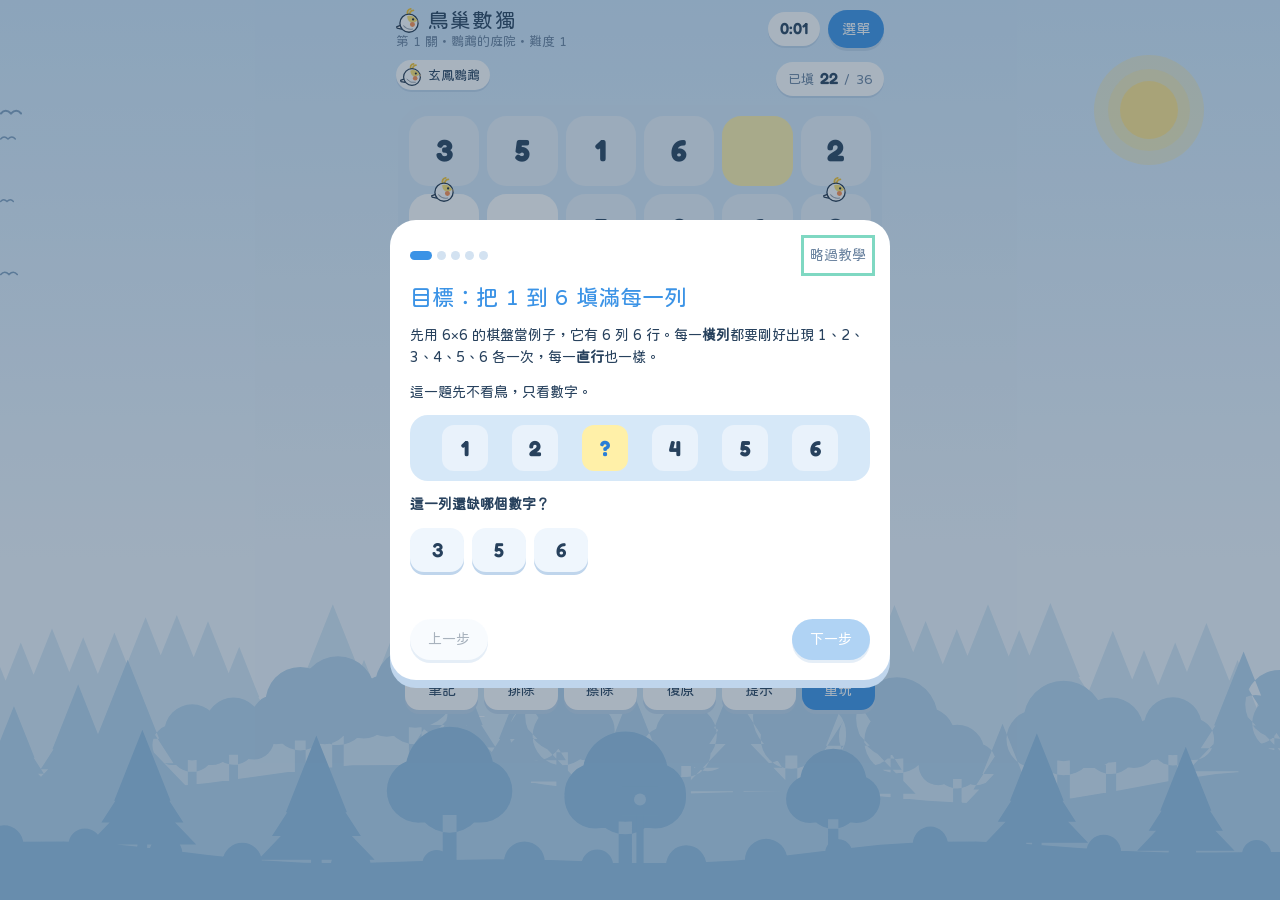
<file: index.html>
<!doctype html>
<html lang="zh-Hant">
<head>
<meta charset="utf-8">
<meta name="build" content="adfce9b00e">
<meta name="viewport" content="width=device-width,initial-scale=1,viewport-fit=cover">
<meta name="description" content="鳥巢數獨：用小鳥當線索的數字推理遊戲，100 關、8 種鳥規則、每日一題、圖鑑與鳥園。">
<script>try{var t=JSON.parse(localStorage.getItem('kp4-prog')||'{}').theme;if(t==='light'||t==='dark')document.documentElement.setAttribute('data-theme',t)}catch(e){}</script>
<style>:root{color-scheme:light;padding-top:env(safe-area-inset-top,0px);padding-bottom:env(safe-area-inset-bottom,0px)}body{margin:0;font:14px/1.5 system-ui,sans-serif}img{max-width:100%}[hidden]{display:none!important}</style>
<title>鳥巢數獨</title>
<meta name="apple-mobile-web-app-title" content="鳥巢數獨">
<meta name="apple-mobile-web-app-capable" content="yes">
<meta name="mobile-web-app-capable" content="yes">
<link rel="apple-touch-icon" href="icon-180.png">
<link rel="icon" type="image/png" sizes="192x192" href="icon-192.png">
<link rel="manifest" href="manifest.webmanifest">
<meta name="application-name" content="鳥巢數獨">
<meta name="claude:viewport-fit-sides" content="cover">
<link rel="preconnect" href="https://fonts.googleapis.com">
<link rel="stylesheet" href="https://fonts.googleapis.com/css2?family=Fredoka:wght@500;600;700&display=swap">
<link rel="stylesheet" href="https://fonts.googleapis.com/css2?family=Huninn&display=swap">
<link rel="stylesheet" href="https://fonts.googleapis.com/css2?family=Zen+Maru+Gothic:wght@500;700&display=swap">
<style>
/* 版面：糖果盒——圓角托盤裡排著一顆顆小方糖，黑白點是有表情的小豆豆 */
:root{
  --paper:#eff6fd; --surface:#ffffff; --tray:#d6e8f8; --tile:#ffffff; --tile-given:#e9f2fb;
  --ink:#27415d; --muted:#6c84a0; --line:#d3e2f1; --shadow:#bfd5ec;
  --accent:#3b93e6; --accent-ink:#ffffff; --accent-soft:#dcecfb;
  --mint:#7fd8c2; --mint-soft:#dff6ef; --butter:#fff0a8; --peer:#eef5fc; --sky:#b9dcff; --sky-ink:#174f8a;
  --entry:#2a7fd6; --given:#27415d; --error:#e0503a; --error-soft:#ffe0d8;
  --bean-black:#22364d; --bean-white:#ffffff; --bean-line:#22364d; --bean-wline:#22364d; --bird-line:#22364d; --blush:#9fd0ff;
  --sky-top:#cfe6fa; --forest-far:#d3e6f5; --forest-mid:#b4d3ec; --forest-near:#94bfe2; --leaf:#78c2b4; --branch:#9a7558; --cage:#5f86ad; --stars-op:0; --orb:#ffe48a; --orb-glow:rgba(255,228,138,.35); --flyer:#7f9fbf;
  --f-display:"Huninn","Zen Maru Gothic","PingFang TC","Microsoft JhengHei",sans-serif;
  --f-body:"Huninn","Zen Maru Gothic","PingFang TC","Microsoft JhengHei",sans-serif;
  --f-num:"Fredoka","Arial Rounded MT Bold","Huninn",sans-serif;
  --bw:min(92vw,440px);
  color-scheme:light;
}
@media (prefers-color-scheme: dark){:root:not([data-theme="light"]){
  --paper:#121b27; --surface:#1b2838; --tray:#0b121b; --tile:#203045; --tile-given:#293c53;
  --ink:#e5effa; --muted:#9bb1c8; --line:#30445b; --shadow:#070c13;
  --accent:#6cb5ff; --accent-ink:#0d1c2d; --accent-soft:#1d3856;
  --mint:#6fcfb8; --mint-soft:#1f3f3a; --butter:#5c4d24; --peer:#22344a; --sky:#1e5288; --sky-ink:#dcefff;
  --entry:#7fc1ff; --given:#e5effa; --error:#ff8a75; --error-soft:#4c2723;
  --bean-black:#0a1119; --bean-white:#f3f8fe; --bean-line:#a7bfd8; --bean-wline:#f3f8fe; --bird-line:#c8d8ea; --blush:#6cb5ff;
  --sky-top:#070d16; --forest-far:#182739; --forest-mid:#13202f; --forest-near:#0d1824; --leaf:#2f6a66; --branch:#6b5444; --cage:#86a4c6; --stars-op:.85; --orb:#e8eef8; --orb-glow:rgba(232,238,248,.12); --flyer:#3d5673;
  color-scheme:dark;}}
:root[data-theme="dark"]{
  --paper:#121b27; --surface:#1b2838; --tray:#0b121b; --tile:#203045; --tile-given:#293c53;
  --ink:#e5effa; --muted:#9bb1c8; --line:#30445b; --shadow:#070c13;
  --accent:#6cb5ff; --accent-ink:#0d1c2d; --accent-soft:#1d3856;
  --mint:#6fcfb8; --mint-soft:#1f3f3a; --butter:#5c4d24; --peer:#22344a; --sky:#1e5288; --sky-ink:#dcefff;
  --entry:#7fc1ff; --given:#e5effa; --error:#ff8a75; --error-soft:#4c2723;
  --bean-black:#0a1119; --bean-white:#f3f8fe; --bean-line:#a7bfd8; --bean-wline:#f3f8fe; --bird-line:#c8d8ea; --blush:#6cb5ff;
  --sky-top:#070d16; --forest-far:#182739; --forest-mid:#13202f; --forest-near:#0d1824; --leaf:#2f6a66; --branch:#6b5444; --cage:#86a4c6; --stars-op:.85; --orb:#e8eef8; --orb-glow:rgba(232,238,248,.12); --flyer:#3d5673;
  color-scheme:dark;}
html,body{background:var(--paper);color:var(--ink)}
body{font-family:var(--f-body);line-height:1.6}
/* 背景場景：天空、星星、飛鳥、森林（固定在畫面後方） */
.scenery{position:fixed;inset:0;z-index:0;pointer-events:none;overflow:hidden;background:linear-gradient(var(--sky-top),var(--paper) 62%)}
.sc-forest{position:absolute;left:0;right:0;bottom:0;width:100%;height:clamp(200px,40vh,380px)}
.sc-stars{position:absolute;inset:0;width:100%;height:100%;fill:#fff;opacity:var(--stars-op)}
.sc-orb{position:absolute;top:9vh;right:8vw;width:58px;height:58px;border-radius:50%;background:var(--orb);box-shadow:0 0 0 12px var(--orb-glow),0 0 0 26px var(--orb-glow)}
.sc-fly{position:absolute;left:0;display:block;animation:sc-fly linear infinite}
.sc-fly svg{display:block;width:100%;animation:sc-flap .6s ease-in-out infinite alternate}
@keyframes sc-fly{from{transform:translateX(-12vw)}to{transform:translateX(112vw)}}
@keyframes sc-flap{to{transform:scaleY(.55)}}
@media (max-width:640px){.sc-orb{display:none}}
.wrap{position:relative;z-index:1}
/* 頁首的樹枝與鳥籠 */
.banner{display:block;width:100%;height:auto;margin-bottom:-14px;overflow:visible}
.banner .perch{cursor:pointer}
.banner .perch.hop{animation:perch-hop .45s ease-out}
@keyframes perch-hop{40%{transform:translateY(-6px)}}
.banner .cage-swing{transform-box:view-box;transform-origin:322px 14px;animation:cage-swing 4.5s ease-in-out infinite}
@keyframes cage-swing{0%,100%{transform:rotate(3deg)}50%{transform:rotate(-3deg)}}
.wrap{max-width:520px;margin:0 auto;padding-block:22px 48px;
  padding-left:max(16px,env(safe-area-inset-left,0px));padding-right:max(16px,env(safe-area-inset-right,0px));
  display:flex;flex-direction:column;gap:18px}
header{display:flex;align-items:center;justify-content:space-between;gap:12px;flex-wrap:wrap}
h1{font-family:var(--f-display);font-weight:400;font-size:1.9rem;margin:0;line-height:1.1;letter-spacing:.06em;
  display:flex;align-items:center;gap:12px}
h1 .pair{display:inline-flex;gap:4px;align-items:flex-end}
h1 .pair .dot{position:relative;transform:none;width:34px;--n:1}
@keyframes bob{50%{transform:translateY(-3px)}}
.meta{display:flex;gap:8px;font-variant-numeric:tabular-nums}
.chip{background:var(--surface);border-radius:999px;padding:4px 12px;font-size:.82rem;color:var(--muted);box-shadow:0 2px 0 var(--shadow);display:flex;gap:6px;align-items:baseline}
.chip b{color:var(--ink);font-family:var(--f-num);font-weight:600;font-size:1rem}

button:focus-visible{outline:3px solid var(--mint);outline-offset:2px}

.board-wrap{position:relative;width:100%;max-width:440px;margin:6px auto}
.board{position:relative;aspect-ratio:1;max-width:100%;display:grid;--n:6;grid-template-columns:repeat(var(--n),1fr);grid-template-rows:repeat(var(--n),1fr);
  background:var(--tray);border-radius:22px;box-shadow:0 0 0 7px var(--tray),0 10px 0 4px var(--shadow);
  user-select:none;-webkit-user-select:none;touch-action:manipulation}
.cell{position:relative;display:grid;place-items:center;cursor:pointer;
  border:calc(var(--bw) / var(--n) * .055) solid transparent;background:var(--tile);background-clip:padding-box;
  border-radius:calc(var(--bw) / var(--n) * .3);
  font-family:var(--f-num);font-weight:600;font-size:min(calc(var(--bw) / var(--n) * .5),1.9rem);color:var(--entry);transition:background-color .15s}
.cell.given{color:var(--given);background-color:var(--tile-given);font-weight:700}
.cell.peer{background-color:var(--peer)}
.cell.same{background-color:var(--mint-soft)}
.cell.line{background-color:var(--sky);color:var(--sky-ink)}
.cell.sel{background-color:var(--butter)}
.cell.bad{color:var(--error);background-color:var(--error-soft)}
.cell.sel.bad{background-color:var(--error-soft)}
.notes{position:absolute;inset:6%;display:grid;grid-template-columns:repeat(3,1fr);grid-auto-rows:1fr;
  font-family:var(--f-num);font-size:min(calc(var(--bw) / var(--n) * .2),.75rem);color:var(--muted);font-weight:500}
.notes span{display:grid;place-items:center}
.notes span.x{color:var(--error);opacity:.75;text-decoration:line-through;text-decoration-thickness:2px}
#xnotes[aria-pressed="true"]{background:var(--error-soft);color:var(--error)}
.key.ruled{opacity:.4;text-decoration:line-through;text-decoration-thickness:2px}

/* 小鳥：黑點是山雀，白點是玄鳳鸚鵡 */
.dot{position:absolute;width:min(calc(var(--bw) / var(--n,6) * .4),26px);aspect-ratio:1;transform:translate(-50%,-50%);z-index:2;pointer-events:none;
  box-sizing:border-box;display:inline-block;vertical-align:middle;border-radius:50%}
.dot svg{width:100%;height:100%;overflow:visible;display:block}
.bd-b{fill:var(--bean-black);stroke:var(--bean-line);stroke-width:1.2;stroke-linejoin:round}
.bd-w{fill:var(--bean-white);stroke:var(--bean-wline);stroke-width:1.2;stroke-linejoin:round}
.ck-w{fill:var(--bean-white)}
.wing-b{fill:none;stroke:var(--bean-line);stroke-width:1;stroke-linecap:round;opacity:.55}
.wing-w{fill:none;stroke:var(--bean-wline);stroke-width:1;stroke-linecap:round;opacity:.45}
.eye-w{fill:var(--bean-white)} .eye-k{fill:#1b2633}
.beak{fill:#f2a93b} .beak-w{fill:#b9a28a}
.crest{fill:none;stroke:#f7c531;stroke-width:1.7;stroke-linecap:round}
.face{fill:#ffe36e}
.cheek{fill:#ff8f4f}
.dot.bad{background:var(--error-soft);box-shadow:0 0 0 2px var(--error);animation:shake .4s}
@keyframes shake{25%{translate:-2px 0}75%{translate:2px 0}}

.win{position:absolute;inset:-7px;display:grid;place-items:center;background:color-mix(in srgb,var(--paper) 75%,transparent);z-index:5;border-radius:26px;text-align:center}
.win > div{background:var(--surface);padding:22px 28px;border-radius:24px;display:flex;flex-direction:column;gap:10px;align-items:center;box-shadow:0 6px 0 var(--shadow);animation:popin .35s cubic-bezier(.3,1.6,.5,1)}
.win strong{font-family:var(--f-display);font-weight:400;font-size:1.8rem;color:var(--accent)}
.win .beans{display:flex;gap:6px}
.win .beans .dot{position:relative;transform:none;width:38px;--n:1;animation:bob 1.2s ease-in-out infinite}
.win .beans .dot:nth-child(2){animation-delay:.2s}
@keyframes popin{from{transform:scale(.6);opacity:0}}

.keys{display:grid;grid-template-columns:repeat(6,1fr);gap:6px;max-width:440px;width:100%;margin:6px auto 0}
.key,.tool{font:inherit;cursor:pointer;border:0;border-radius:14px;background:var(--surface);color:var(--ink);box-shadow:0 4px 0 var(--shadow);transition:transform .08s,box-shadow .08s}
.key{font-family:var(--f-num);font-size:clamp(1.15rem,5vw,1.5rem);font-weight:600;padding-block:9px;color:var(--entry)}
.key:active,.tool:active{transform:translateY(3px);box-shadow:0 1px 0 var(--shadow)}
.tools{display:grid;grid-template-columns:repeat(6,1fr);gap:6px;max-width:440px;width:100%;margin:0 auto}
.tool{padding:9px 4px;font-size:.88rem}
.tool[aria-pressed="true"]{background:var(--mint);color:#21413a}
.primary{background:var(--accent);color:var(--accent-ink)}

.rules{background:var(--surface);border-radius:20px;padding:16px 18px;box-shadow:0 3px 0 var(--shadow);display:flex;flex-direction:column;gap:10px;font-size:.93rem}
.rules h2{font-family:var(--f-display);font-weight:400;font-size:1.15rem;margin:0;color:var(--accent)}
.rules ul{margin:0;padding-left:0;list-style:none;display:flex;flex-direction:column;gap:9px}
.rules li{display:flex;gap:10px;align-items:flex-start}
.rules .sw{flex:none;width:22px;height:22px;margin-top:1px;position:relative;transform:none;--n:1}
.rules .sw.n{border-radius:50%;border:2px dashed var(--muted)}
.rules .sw.g{border-radius:5px;background:var(--tile-given);border:2px solid var(--tray)}
.eg{font-family:var(--f-num);color:var(--muted)}
.kbd{color:var(--muted);font-size:.8rem;margin:0}

.tut-top{display:flex;justify-content:space-between;align-items:center;gap:10px}
.tut-step{display:flex;gap:5px}
.tut-step i{width:9px;height:9px;border-radius:50%;background:var(--line);display:block}
.tut-step i.on{background:var(--accent);width:22px;border-radius:999px}
.tut-card h3{font-family:var(--f-display);font-weight:400;font-size:1.4rem;margin:0;line-height:1.3;text-wrap:balance;color:var(--accent)}
.tut-card p{margin:0}
.tut-card .q{font-weight:700}
.mini{display:flex;align-items:center;justify-content:center;flex-wrap:nowrap;padding:10px;max-width:100%;overflow-x:auto;background:var(--tray);border-radius:18px}
.mini .mc{width:clamp(34px,10vw,46px);aspect-ratio:1;display:grid;place-items:center;font-family:var(--f-num);font-weight:700;font-size:1.35rem;background:var(--tile-given);border-radius:12px;flex:none}
.mini .mc.ask{color:var(--entry);background:var(--butter);animation:bob 1.6s ease-in-out infinite}
.mini .mc.ask.ok{animation:none;background:var(--mint-soft)}
.mini .gap{width:clamp(16px,4.6vw,24px);display:grid;place-items:center;flex:none}
.mini .gap .dot{position:relative;transform:none;width:22px;--n:1}
.opts{display:flex;gap:8px;flex-wrap:wrap}
.opts button{font:inherit;font-family:var(--f-num);font-weight:600;font-size:1.25rem;min-width:54px;padding:6px 12px;border-radius:14px;border:0;background:var(--paper);color:var(--ink);cursor:pointer;box-shadow:0 3px 0 var(--shadow)}
.opts button.right{background:var(--mint);color:#21413a}
.opts button.wrong{background:var(--error-soft);color:var(--error);animation:shake .4s}
.fb{min-height:1.6em;font-size:.92rem}
.fb.good{color:var(--ink)} .fb.good::before{content:"✓ ";color:var(--mint);font-weight:700}
.fb.bad{color:var(--error)}
.tut-nav{display:flex;justify-content:space-between;gap:8px}
.tut-nav button{font:inherit;padding:9px 18px;border-radius:999px;border:0;background:var(--paper);color:var(--ink);cursor:pointer;box-shadow:0 3px 0 var(--shadow)}
.tut-nav .go{background:var(--accent);color:var(--accent-ink)}
.tut-nav button:disabled{opacity:.4;cursor:default}
.howto{margin:0;padding-left:1.2em;display:flex;flex-direction:column;gap:6px}
[hidden]{display:none!important}
.tabs{display:flex;gap:6px;align-items:center;flex-wrap:wrap}
.tabs .tab{font:inherit;cursor:pointer;border:0;border-radius:999px;padding:6px 16px;font-size:.92rem;background:var(--paper);color:var(--ink)}
.tabs .tab[aria-selected="true"]{background:var(--accent);color:var(--accent-ink);box-shadow:0 2px 0 var(--shadow)}
.stage{display:flex;align-items:center;gap:8px}
.nav{font:inherit;font-family:var(--f-num);font-weight:600;font-size:1.3rem;width:40px;height:40px;flex:none;border:0;border-radius:50%;background:var(--paper);color:var(--accent);cursor:pointer}
.nav:disabled{opacity:.35;cursor:default}
.stage-info{flex:1;min-width:0;display:flex;flex-direction:column;align-items:center;line-height:1.3;text-align:center}
.stage-no{font-family:var(--f-display);font-size:1.35rem;color:var(--ink)}
.stage-no b{font-family:var(--f-num);font-weight:700;color:var(--accent)}
.stage-tag{font-size:.8rem;color:var(--muted)}
.stars{color:var(--line);letter-spacing:2px;font-size:.95rem}
.stars .on{color:#f5b82e}
.prog{height:8px;border-radius:999px;background:var(--paper);overflow:hidden}
.prog i{display:block;height:100%;background:var(--accent);border-radius:999px;transition:width .4s}
.prog-row{display:flex;align-items:center;gap:10px;font-size:.8rem;color:var(--muted);font-variant-numeric:tabular-nums}
.prog-row .prog{flex:1}
.chap h4{margin:0 0 8px;font-family:var(--f-display);font-weight:400;font-size:1rem;color:var(--ink);display:flex;gap:8px;align-items:baseline}
.chap h4 span{font-size:.78rem;color:var(--muted);font-family:var(--f-body)}
.lvgrid{display:grid;grid-template-columns:repeat(5,1fr);gap:7px}
.lv{font:inherit;cursor:pointer;border:0;border-radius:14px;background:var(--tile-given);color:var(--ink);padding:6px 0 4px;display:flex;flex-direction:column;align-items:center;gap:0;box-shadow:0 3px 0 var(--shadow)}
.lv b{font-family:var(--f-num);font-weight:600;font-size:1.05rem}
.lv .stars{font-size:.62rem;letter-spacing:0}
.lv.cur{outline:3px solid var(--accent);outline-offset:1px}
.lv:disabled{cursor:default;opacity:.4;box-shadow:none}
.win-stars{font-size:1.8rem;letter-spacing:4px}
.win-btns{display:flex;gap:8px;flex-wrap:wrap;justify-content:center}
.win-btns .tool{padding:9px 16px}
#confetti{position:fixed;inset:0;width:100%;height:100%;pointer-events:none;z-index:30}
@media (prefers-reduced-motion:reduce){*{animation:none!important;transition:none!important}}

/* ---------- 新增：頂部功能列、分頁、面板 ---------- */
h1 .pair .dot:nth-child(1){animation:bob 2.4s ease-in-out infinite}
h1 .pair .dot:nth-child(2){animation:bob 2.4s ease-in-out infinite .3s}
.ln{stroke:var(--bird-line);stroke-width:1.1;stroke-linejoin:round}
.topbar{display:flex;gap:6px;flex-wrap:wrap}
.ib{font:inherit;cursor:pointer;border:0;border-radius:999px;padding:5px 12px;font-size:.84rem;background:var(--surface);color:var(--ink);box-shadow:0 2px 0 var(--shadow)}
.ib.mint{background:var(--mint-soft)}
.ib[aria-pressed="false"]{color:var(--muted)}
.tabs{display:flex;gap:6px;overflow-x:auto;padding-bottom:4px;scrollbar-width:none;flex-wrap:nowrap}
.tabs::-webkit-scrollbar{display:none}
.tabs .tab{flex:none;font:inherit;cursor:pointer;border:0;border-radius:999px;padding:7px 15px;font-size:.92rem;background:var(--surface);color:var(--ink);box-shadow:0 2px 0 var(--shadow)}
.tabs .tab[aria-selected="true"]{background:var(--accent);color:var(--accent-ink)}
.panel{background:var(--surface);border-radius:20px;padding:14px;box-shadow:0 3px 0 var(--shadow);display:flex;flex-direction:column;gap:10px}
.panel h3.ph{margin:4px 0 0;font-family:var(--f-display);font-weight:400;font-size:1.05rem;color:var(--accent)}
.note{color:var(--muted);font-size:.84rem;margin:0}
.row{display:flex;gap:8px;align-items:center;flex-wrap:wrap}
.pill{font:inherit;cursor:pointer;border:0;border-radius:999px;padding:7px 14px;font-size:.88rem;background:var(--paper);color:var(--ink);box-shadow:0 2px 0 var(--shadow)}
.pill.small{padding:4px 10px;font-size:.8rem}
.pill.primary{background:var(--accent);color:var(--accent-ink)}
.pill:disabled{opacity:.45;cursor:default}
.field{font:inherit;font-family:var(--f-num);letter-spacing:.04em;flex:1;min-width:0;padding:8px 12px;border-radius:12px;border:2px solid var(--line);background:var(--paper);color:var(--ink);text-transform:uppercase}
.field:focus{outline:none;border-color:var(--accent)}
code{font-family:var(--f-num);font-weight:600;letter-spacing:.04em;color:var(--accent);word-break:break-all}
.code-line{display:flex;gap:6px;align-items:center;font-size:.84rem;color:var(--muted);flex-wrap:wrap;min-width:0}
.opt-row{display:flex;gap:8px;align-items:center}
.opt-row.top{align-items:flex-start}
.opt-row .lab{flex:none;width:2.4em;font-size:.8rem;color:var(--muted);padding-top:2px}
.seg{display:flex;gap:5px;flex-wrap:wrap}
.seg button{font:inherit;cursor:pointer;border:0;border-radius:999px;padding:5px 12px;font-size:.86rem;background:var(--paper);color:var(--ink)}
.seg button[aria-pressed="true"]{background:var(--accent);color:var(--accent-ink);box-shadow:0 2px 0 var(--shadow)}
.chips{display:flex;gap:6px;flex-wrap:wrap}
.chips button{font:inherit;cursor:pointer;border:2px solid transparent;border-radius:999px;padding:3px 10px 3px 4px;font-size:.82rem;background:var(--paper);color:var(--muted);display:flex;align-items:center;gap:5px}
.chips button .dot{position:relative;transform:none;width:22px;--n:1}
.chips button[aria-pressed="true"]{border-color:var(--accent);color:var(--ink);background:var(--accent-soft)}
.chips button:disabled{cursor:default;opacity:.9}

/* 闖關面板 */
.stage{display:flex;align-items:center;gap:8px}
.stage-ch{font-size:.78rem;color:var(--accent);letter-spacing:.06em}
.prog-row .pill{flex:none}

/* 每日 */
.daily-head{display:flex;justify-content:space-between;align-items:center;gap:10px}
.daily-title{display:flex;flex-direction:column;line-height:1.3}
.daily-title b{font-family:var(--f-num);font-size:1.25rem;font-weight:600}
.eyebrow{font-size:.76rem;color:var(--accent);letter-spacing:.08em}
.streak{display:flex;flex-direction:column;align-items:center;background:var(--accent-soft);border-radius:16px;padding:6px 14px;line-height:1.1}
.streak b{font-family:var(--f-num);font-size:1.5rem;color:var(--accent)}
.streak span{font-size:.72rem;color:var(--muted)}
.leader{background:var(--paper);border-radius:14px;padding:10px 12px}
.leader-head{display:flex;justify-content:space-between;font-size:.84rem;margin-bottom:4px;gap:8px}
.leader ol{margin:0;padding-left:1.4em;display:flex;flex-direction:column;gap:3px;font-size:.88rem}
.leader li{font-variant-numeric:tabular-nums}
.leader li .t{font-family:var(--f-num);font-weight:600;margin-left:6px}
.leader li.me{color:var(--accent)}

/* 競速 */
.racers{list-style:none;margin:0;padding:0;display:flex;flex-direction:column;gap:8px}
.racers li{display:grid;grid-template-columns:minmax(0,7em) 1fr auto;gap:8px;align-items:center;font-size:.86rem}
.racers .nm{overflow:hidden;text-overflow:ellipsis;white-space:nowrap}
.racers .bar{height:10px;border-radius:999px;background:var(--paper);overflow:hidden}
.racers .bar i{display:block;height:100%;background:var(--mint);transition:width .3s}
.racers li.me .bar i{background:var(--accent)}
.racers .st{font-family:var(--f-num);font-size:.82rem;color:var(--muted);min-width:4.5em;text-align:right}

/* 本題的鳥（小圖） */
.meta{flex-wrap:wrap}
.birds-chip{gap:2px;align-items:center;padding:3px 8px}
.birds-chip .dot{position:relative;transform:none;width:20px;--n:1}
.birds-chip:empty{display:none}

/* 棋盤上的鳥 */
.dot.flap{animation:flap .5s ease-out}
@keyframes flap{30%{transform:translate(-50%,-80%) rotate(-8deg) scale(1.15)}60%{transform:translate(-50%,-55%) rotate(5deg)}}
.dot.fly{animation:fly .9s cubic-bezier(.3,.7,.4,1)}
@keyframes fly{35%{transform:translate(-50%,-170%) scale(1.25) rotate(-10deg)}70%{transform:translate(-50%,-120%) scale(1.1) rotate(6deg)}}
.dot.tilt{animation:tilt .7s ease-in-out}
@keyframes tilt{20%{transform:translate(-50%,-50%) rotate(-28deg)}50%{transform:translate(-50%,-50%) rotate(-22deg)}80%{transform:translate(-50%,-50%) rotate(6deg)}}
.owl{position:absolute;width:min(calc(var(--bw) / var(--n,6) * .5),32px);aspect-ratio:1;transform:translate(-50%,-50%);z-index:3;pointer-events:none}
.owl svg{width:100%;height:100%;overflow:visible;display:block}
.owl b{position:absolute;left:50%;top:-38%;transform:translateX(-50%);font-family:var(--f-num);font-weight:700;font-size:min(calc(var(--bw) / var(--n,6) * .2),.82rem);
  background:var(--ink);color:var(--paper);border-radius:999px;padding:0 5px;line-height:1.5;min-width:1.6em;text-align:center}
.owl.bad b{background:var(--error)}
.cell.hint{box-shadow:inset 0 0 0 3px var(--accent)}
.cell.edit{color:var(--ink)}

/* 遮罩：出題中、倒數 */
.cover{position:absolute;inset:-7px;z-index:6;display:grid;place-items:center;background:color-mix(in srgb,var(--paper) 80%,transparent);border-radius:26px}
.cover > div{display:flex;flex-direction:column;align-items:center;gap:8px;color:var(--muted)}
.cover .dot{position:relative;transform:none;width:44px;--n:1}
.spin{animation:bob .8s ease-in-out infinite}
#cdNum{font-family:var(--f-num);font-size:4rem;color:var(--accent)}

/* 提示列 */
.hintbar{display:flex;gap:10px;align-items:flex-start;background:var(--surface);border-radius:18px;padding:10px 12px;box-shadow:0 3px 0 var(--shadow);border:2px solid var(--accent-soft);flex-wrap:wrap}
.hintbar .hint-bird{position:relative;transform:none;width:30px;--n:1;flex:none}
.hintbar p{margin:0;flex:1;min-width:12em;font-size:.9rem}
.hint-btns{display:flex;gap:6px;margin-left:auto}

/* 過關 */
.win .beans .dot{position:relative;transform:none;width:38px;--n:1}
.egg{display:flex;align-items:center;gap:8px;background:var(--accent-soft);border-radius:14px;padding:6px 12px;font-size:.88rem}
.egg .dot{position:relative;transform:none;width:30px;--n:1;animation:popin .5s cubic-bezier(.3,1.6,.5,1)}

/* 規則：本題的鳥 */
.rules h2.sub{font-size:1rem;margin-top:4px}
#ruleBirds .sw{width:26px;height:26px}

/* ---------- 彈出視窗 ---------- */
.sheet{position:fixed;inset:0;z-index:20;background:color-mix(in srgb,var(--ink) 40%,transparent);display:grid;place-items:center;
  padding:max(16px,env(safe-area-inset-top,0px)) max(16px,env(safe-area-inset-right,0px)) max(16px,env(safe-area-inset-bottom,0px)) max(16px,env(safe-area-inset-left,0px));overflow-y:auto}
.sheet-card{background:var(--surface);color:var(--ink);border-radius:26px;width:100%;max-width:460px;padding:20px;display:flex;flex-direction:column;gap:12px;box-shadow:0 8px 0 var(--shadow);animation:popin .3s cubic-bezier(.3,1.5,.5,1)}
.sheet-card.wide{max-width:560px}
.sheet-top{display:flex;justify-content:space-between;align-items:center;gap:10px}
.sheet-top h3{margin:0;font-family:var(--f-display);font-weight:400;font-size:1.35rem;color:var(--accent)}
.sheet-close{font:inherit;background:none;border:0;color:var(--muted);cursor:pointer;font-size:.88rem;padding:4px}
.sheet-body{display:flex;flex-direction:column;gap:16px;max-height:min(66vh,600px);overflow-y:auto;padding-right:4px}
.chap h4{margin:0 0 8px;font-family:var(--f-display);font-weight:400;font-size:1rem;color:var(--ink);display:flex;gap:8px;align-items:center;flex-wrap:wrap}
.chap h4 .dot{position:relative;transform:none;width:24px;--n:1}
.chap h4 span{font-size:.76rem;color:var(--muted);font-family:var(--f-body)}
.lv:disabled{cursor:default;opacity:.35;box-shadow:none}
.lv.boss{background:var(--sky)}

/* 新鳥介紹 */
.intro-card{align-items:center;text-align:center}
.intro-bird{width:110px;height:110px;display:block;animation:bob 2s ease-in-out infinite}
.intro-bird svg{width:100%;height:100%;overflow:visible}
.intro-card h3{margin:0;font-family:var(--f-display);font-weight:400;font-size:1.6rem;color:var(--accent)}
.intro-rule{font-size:1.1rem;margin:0}
.intro-fact{font-size:.86rem;color:var(--muted);background:var(--paper);border-radius:14px;padding:10px 12px;margin:0;text-align:left}

/* 圖鑑 */
.dex-grid{display:grid;grid-template-columns:repeat(auto-fill,minmax(150px,1fr));gap:10px}
.dex-item{background:var(--paper);border-radius:18px;padding:12px;display:flex;flex-direction:column;align-items:center;gap:4px;text-align:center;min-width:0}
.dex-item .pic{width:64px;height:64px;display:block}
.dex-item .pic svg{width:100%;height:100%;overflow:visible}
.dex-item b{font-family:var(--f-display);font-weight:400;font-size:1.05rem}
.dex-item .tag{font-size:.72rem;color:var(--accent)}
.dex-item p{margin:0;font-size:.78rem;color:var(--muted);text-align:left}
.dex-item.locked .pic{filter:brightness(0) opacity(.18)}
.dex-item.locked b{color:var(--muted)}

/* 鳥園 */
@keyframes hop{40%{transform:translateY(-14px)}}

/* 成就 */
.ach-list{display:flex;flex-direction:column;gap:8px}
.ach-item{display:flex;gap:10px;align-items:center;background:var(--paper);border-radius:14px;padding:10px 12px}
.ach-item .medal{flex:none;width:34px;height:34px;border-radius:50%;display:grid;place-items:center;background:var(--line);color:var(--surface);font-family:var(--f-num);font-weight:700}
.ach-item.got .medal{background:#f5b82e;color:#5a3a00}
.ach-item div{display:flex;flex-direction:column;min-width:0}
.ach-item b{font-size:.92rem}
.ach-item span{font-size:.78rem;color:var(--muted)}

/* 通知 */
.toasts{position:fixed;left:50%;bottom:max(16px,env(safe-area-inset-bottom,0px));transform:translateX(-50%);z-index:40;display:flex;flex-direction:column;gap:8px;align-items:center;pointer-events:none;width:min(92vw,420px)}
.toast{background:var(--ink);color:var(--paper);border-radius:16px;padding:10px 14px;font-size:.88rem;display:flex;gap:10px;align-items:center;box-shadow:0 4px 0 var(--shadow);animation:popin .3s cubic-bezier(.3,1.5,.5,1)}
.toast .dot{position:relative;transform:none;width:26px;--n:1}
.toast.out{opacity:0;transition:opacity .4s}

@media (max-width:420px){ h1{font-size:1.55rem} h1 .pair .dot{width:28px} }

/* ---------- 單一畫面版面（鳥巢數獨） ---------- */
.wrap{padding-block:8px 10px;gap:10px}
.hud{display:flex;align-items:center;gap:8px;flex-wrap:nowrap}
.hud-title{flex:1;min-width:0;display:flex;flex-direction:column;line-height:1.25}
.hud-name{font-family:var(--f-display);font-size:1.3rem;letter-spacing:.06em;display:flex;align-items:center;gap:6px;white-space:nowrap}
.hud-name .dot{position:relative;transform:none;width:26px;--n:1;animation:bob 2.4s ease-in-out infinite}
.hud-sub{font-size:.8rem;color:var(--muted);white-space:nowrap;overflow:hidden;text-overflow:ellipsis}
.hud .chip{flex:none}
.menu-btn{flex:none;font:inherit;cursor:pointer;border:0;border-radius:999px;padding:7px 14px;font-size:.9rem;background:var(--accent);color:var(--accent-ink);box-shadow:0 3px 0 var(--shadow)}
.menu-btn[aria-expanded="true"]{background:var(--surface);color:var(--ink)}
.menu{position:fixed;z-index:15;top:calc(env(safe-area-inset-top,0px) + 62px);left:50%;transform:translateX(-50%);
  width:min(520px,calc(100vw - 2 * max(16px,env(safe-area-inset-left,0px))));max-height:calc(100dvh - env(safe-area-inset-top,0px) - 80px);overflow-y:auto;
  background:var(--surface);border-radius:22px;padding:6px 12px 12px;box-shadow:0 8px 0 var(--shadow),0 12px 40px color-mix(in srgb,var(--ink) 25%,transparent);
  display:flex;flex-direction:column;gap:10px;animation:menu-in .22s ease-out}
@keyframes menu-in{from{opacity:0;transform:translate(-50%,-8px)}}
.menu .banner{margin-bottom:-6px}
.menu .panel{box-shadow:none;background:var(--paper);padding:12px}
.menu .tabs .tab{box-shadow:none;background:var(--paper)}
.menu .tabs .tab[aria-selected="true"]{background:var(--accent)}
.menu .ib{box-shadow:none;background:var(--paper)}
.menu .ib.mint{background:var(--mint-soft)}
.birdrow{display:flex;align-items:center;justify-content:space-between;gap:8px;min-height:34px}
.bird-btns{display:flex;gap:5px;flex-wrap:nowrap;overflow:hidden;min-width:0}
.bird-btn{flex:none;font:inherit;cursor:pointer;border:0;border-radius:999px;padding:3px 10px 3px 4px;background:var(--surface);color:var(--ink);font-size:.8rem;display:flex;align-items:center;gap:4px;box-shadow:0 2px 0 var(--shadow)}
.bird-btn .dot{position:relative;transform:none;width:24px;--n:1}
.bird-btns.compact .bird-btn{padding:3px}
.bird-btns.compact .bird-btn span:not(.dot){display:none}
.board-wrap{width:var(--bw);max-width:none;margin:6px auto 14px}
.keys,.tools{max-width:470px;margin-top:0}
.key{padding-block:8px}
.hintbar{position:fixed;z-index:12;left:50%;transform:translateX(-50%);bottom:calc(env(safe-area-inset-bottom,0px) + 10px);
  width:min(500px,calc(100vw - 24px));box-shadow:0 6px 0 var(--shadow),0 10px 30px color-mix(in srgb,var(--ink) 25%,transparent);max-height:45vh;overflow-y:auto}
.toasts{bottom:calc(env(safe-area-inset-bottom,0px) + 120px)}

/* ---------- 鳥園（大庭園） ---------- */
:root{--g-sky1:#bfe0fb;--g-sky2:#e6f3fd;--g-grass1:#a8dca2;--g-grass2:#86c98a;--g-hill1:#9fd1a6;--g-hill2:#bfe2c2;--g-path:#e7d3ad;--g-orb:#ffe27a;--g-night:0}
@media (prefers-color-scheme: dark){:root:not([data-theme="light"]){--g-sky1:#0e1a2c;--g-sky2:#1c3150;--g-grass1:#2c5a3d;--g-grass2:#22482f;--g-hill1:#21412e;--g-hill2:#1a3326;--g-path:#5b4c38;--g-orb:#e8eef8}}
:root[data-theme="dark"]{--g-sky1:#0e1a2c;--g-sky2:#1c3150;--g-grass1:#2c5a3d;--g-grass2:#22482f;--g-hill1:#21412e;--g-hill2:#1a3326;--g-path:#5b4c38;--g-orb:#e8eef8}
.garden-card{max-width:760px;height:min(calc(100dvh - 32px),860px);padding:14px;gap:10px}
.garden-card .sheet-top{gap:8px}
.garden-card .sheet-top h3{flex:1}
.seeds{display:flex;align-items:center;gap:5px;background:var(--paper);border-radius:999px;padding:3px 10px 3px 6px;font-family:var(--f-num);font-weight:600}
.seed-ic{display:inline-block;width:14px;height:18px;border-radius:50% 50% 50% 50%/60% 60% 40% 40%;background:linear-gradient(135deg,#f3c46b,#c98b3d);transform:rotate(-20deg);flex:none}
#gEdit[aria-pressed="true"]{background:var(--accent);color:var(--accent-ink)}
.yard-frame{position:relative;flex:none;height:clamp(230px,44dvh,440px);border-radius:20px;overflow:hidden}
.yard-scroll{position:absolute;inset:0;overflow-x:auto;overflow-y:hidden;-webkit-overflow-scrolling:touch;scrollbar-width:thin}
.yard-world{position:relative;height:100%;background:linear-gradient(var(--g-sky1),var(--g-sky2) 58%,var(--g-grass1) 58%,var(--g-grass2))}
.g-orb{position:absolute;left:8%;top:9%;width:calc(var(--ys)*54px);aspect-ratio:1;border-radius:50%;background:var(--g-orb);box-shadow:0 0 0 calc(var(--ys)*12px) color-mix(in srgb,var(--g-orb) 30%,transparent)}
.g-hills{position:absolute;left:0;right:0;bottom:41%;width:100%;height:16%}
.g-path{position:absolute;left:0;right:0;bottom:12%;height:7%;background:var(--g-path);opacity:.55;border-radius:50%;filter:blur(1px)}
.g-item{position:absolute;transform:translateX(-50%);touch-action:auto}
.g-item svg{display:block;width:100%;height:auto;overflow:visible}
.yard-world.editing .g-item{cursor:grab;touch-action:none}
.yard-world.editing .g-item::after{content:"";position:absolute;inset:-4px;border:2px dashed color-mix(in srgb,var(--ink) 35%,transparent);border-radius:10px;pointer-events:none}
.yard-world.editing .g-item.sel::after{border:2.5px solid var(--accent)}
.g-spin{animation:g-spin 5s linear infinite}
@keyframes g-spin{to{transform:rotate(360deg)}}
.g-swing{transform-origin:25px 6px;animation:g-swing 2.6s ease-in-out infinite}
@keyframes g-swing{0%,100%{transform:rotate(9deg)}50%{transform:rotate(-9deg)}}
.g-glow{filter:drop-shadow(0 0 3px #ffe28a)}
.yard-world .gb{position:absolute;width:calc(var(--ys)*36px);aspect-ratio:1;transform:translateX(-50%);cursor:pointer;transition:left 1.8s ease-in-out,bottom 1.8s ease-in-out}
.yard-world .gb svg{width:100%;height:100%;overflow:visible}
.yard-world .gb.hop{animation:hop .5s ease-out}
.yard-world .gb.flip svg{transform:scaleX(-1)}
.yard-world.editing .gb{pointer-events:none;opacity:.55}
.g-empty{position:absolute;left:50%;bottom:20%;transform:translateX(-50%);background:var(--surface);color:var(--ink);border-radius:14px;padding:8px 14px;font-size:.85rem;white-space:nowrap}
/* 季節 */
.yard-world.season-autumn{--g-grass1:#d9c06a;--g-grass2:#c79e4a;--g-hill1:#d8a453;--g-hill2:#e6bf72}
.yard-world.season-winter{--g-grass1:#f1f6fb;--g-grass2:#dce8f3;--g-hill1:#e3edf6;--g-hill2:#f2f7fb;--g-path:#c9d6e3}
.yard-world.season-spring{--g-grass1:#bfe6b0;--g-hill2:#f6d3df}
.yard-world.season-firefly{--g-sky1:#081322;--g-sky2:#163055;--g-grass1:#1f4a33;--g-grass2:#17392a;--g-hill1:#183a2a;--g-hill2:#132e22;--g-orb:#f3f0d8}
.g-fx{position:absolute;inset:0;pointer-events:none;overflow:hidden}
.g-fx i{position:absolute;top:-6%;display:block;width:8px;height:8px;animation:g-fall linear infinite}
.fx-spring i{background:#ffb7cf;border-radius:60% 0 60% 0}
.fx-autumn i{background:#e8743b;border-radius:0 60% 0 60%;width:10px;height:10px}
.fx-winter i{background:#fff;border-radius:50%;width:6px;height:6px;box-shadow:0 0 3px #fff}
.fx-firefly i{top:auto;width:5px;height:5px;border-radius:50%;background:#fff6a0;box-shadow:0 0 8px 3px rgba(255,240,120,.7);animation-name:g-glowfly}
@keyframes g-fall{from{transform:translate(0,0) rotate(0)}to{transform:translate(40px,115cqh) rotate(540deg)}}
.g-fx{container-type:size}
@keyframes g-glowfly{0%,100%{opacity:.1;transform:translate(0,0)}50%{opacity:1;transform:translate(14px,-18px)}}
.g-bar{display:flex;align-items:center;gap:8px;font-size:.84rem;color:var(--muted);min-height:30px;flex-wrap:wrap}
.g-bar b{color:var(--ink)}
.g-tabs{display:flex;gap:6px;overflow-x:auto;scrollbar-width:none;flex:none}
.g-tab{flex:none;font:inherit;cursor:pointer;border:0;border-radius:999px;padding:5px 13px;font-size:.86rem;background:var(--paper);color:var(--ink)}
.g-tab[aria-selected="true"]{background:var(--accent);color:var(--accent-ink)}
.g-how{flex:none}
.g-list{flex:1;min-height:0;overflow-y:auto;display:grid;grid-template-columns:repeat(auto-fill,minmax(112px,1fr));gap:8px;align-content:start;padding-bottom:4px}
.g-list > p{grid-column:1/-1}
.g-card{background:var(--paper);border-radius:16px;padding:8px;display:flex;flex-direction:column;align-items:center;gap:3px;text-align:center;min-width:0}
.g-card .g-ic{height:52px;width:100%;display:grid;place-items:center}
.g-card .g-ic svg{max-height:52px;max-width:80px;width:auto;height:52px;overflow:visible}
.g-card b{font-size:.86rem}
.g-card .g-sub{font-size:.72rem;color:var(--muted);line-height:1.3}
.g-card .pill{margin-top:2px}
.g-season{display:block;width:60px;height:44px;border-radius:12px}
.s-spring{background:linear-gradient(#ffe0ea,#bfe6b0)} .s-autumn{background:linear-gradient(#ffe2b8,#d9a24a)}
.s-winter{background:linear-gradient(#e6f0fa,#fff)} .s-firefly{background:radial-gradient(circle at 30% 40%,#fff6a0 2px,transparent 4px),radial-gradient(circle at 70% 65%,#fff6a0 2px,transparent 4px),linear-gradient(#0e1a2c,#1f4a33)}
.s-none{background:linear-gradient(var(--g-sky1),var(--g-grass1))}
.win-seeds{display:flex;align-items:center;gap:8px;font-size:.86rem;color:var(--muted)}

/* 密碼視窗 */
.pw-form{display:flex;gap:8px}
.pw-form .field{letter-spacing:.3em}
.cheat{display:flex;flex-direction:column;gap:6px}
.cheat label{font-size:.86rem}
.cheat .pill{align-self:flex-start;margin-top:4px}

/* 收藏鳥與換鳥 */
.rtag{display:inline-block;font-size:.7rem;border-radius:999px;padding:1px 8px;font-weight:700;letter-spacing:.04em}
.r-common{background:#e3eaf2;color:#4a5a6e}
.r-rare{background:#d7f2e4;color:#1f6b45}
.r-epic{background:#e9defb;color:#5b3aa0}
.r-legend{background:linear-gradient(90deg,#ffe28a,#ffc24a);color:#6a4500}
.dex-h{margin:6px 0 0;font-family:var(--f-display);font-weight:400;font-size:1rem;color:var(--accent);display:flex;gap:8px;align-items:baseline;flex-wrap:wrap}
.dex-h span{font-size:.76rem;color:var(--muted);font-family:var(--f-body)}
#dexBody{display:flex;flex-direction:column;gap:10px}
.g-card .g-ic .pic{display:block;width:52px;height:52px}
.g-card .g-ic .pic svg{width:100%;height:100%;overflow:visible}
.garden-card{position:relative}
.trade{position:absolute;inset:0;z-index:5;background:var(--surface);border-radius:26px;padding:16px;display:flex;flex-direction:column;gap:10px;animation:popin .25s ease-out}
.trade-head{display:flex;gap:12px;align-items:center}
.trade-head .pic{width:72px;height:72px;flex:none;display:block}
.trade-head .pic svg{width:100%;height:100%;overflow:visible}
.trade-head b{font-family:var(--f-display);font-weight:400;font-size:1.3rem}
#tradeNeed{margin-top:4px}
#tradeNeed.ok{color:var(--accent)}
.trade-rows{flex:1;min-height:0;overflow-y:auto;display:flex;flex-direction:column;gap:6px}
.trow{display:flex;align-items:center;gap:8px;background:var(--paper);border-radius:14px;padding:6px 10px}
.trow .dot{position:relative;transform:none;width:30px;--n:1;flex:none}
.trow .tn{flex:1;min-width:0;display:flex;flex-direction:column;font-size:.9rem;line-height:1.3}
.trow .tn small{color:var(--muted);font-size:.74rem}
.trow b{font-family:var(--f-num);min-width:1.6em;text-align:center}
.step{font:inherit;font-family:var(--f-num);font-size:1.1rem;width:32px;height:32px;border-radius:50%;border:0;background:var(--surface);color:var(--accent);cursor:pointer;box-shadow:0 2px 0 var(--shadow)}
.step:disabled{opacity:.35;cursor:default}
#introRule .rtag{vertical-align:2px}
#intro{z-index:26}
#pw{z-index:24}

.wallet{grid-column:1/-1;display:flex;flex-wrap:wrap;align-items:center;gap:8px;background:var(--paper);border-radius:16px;padding:10px 12px}
.wallet > span:not(.coin-ic){flex:1;font-size:.95rem}
.wallet b{font-family:var(--f-num);font-size:1.2rem;color:var(--accent)}
.wallet .note{flex-basis:100%}
.coin-ic{display:inline-block;width:20px;height:20px;border-radius:50%;flex:none;background:radial-gradient(circle at 35% 35%,#fff3b0,#f5b82e 55%,#c98a12);box-shadow:inset 0 0 0 2px #c98a12}
.coin-ic.big{width:60px;height:60px;box-shadow:inset 0 0 0 5px #c98a12}
.trade-head .pic{display:grid;place-items:center}
.trow .all{flex:none}
.yard-frame{isolation:isolate;z-index:0}

/* 提示次數與示意廣告 */
.hint-n{display:inline-grid;place-items:center;min-width:1.4em;height:1.4em;border-radius:999px;background:var(--accent);color:var(--accent-ink);font-family:var(--f-num);font-weight:600;font-size:.78rem;margin-left:2px}
.hint-n.zero{background:var(--line);color:var(--muted)}
#hintOut{z-index:27} #ad{z-index:28}
.ho-card{align-items:center;text-align:center}
.ho-bird{position:relative;transform:none;width:64px;--n:1;animation:tilt .9s ease-in-out}
.ho-card h3{margin:0;font-family:var(--f-display);font-weight:400;font-size:1.4rem;color:var(--accent)}
.ho-count{margin:0}.ho-count b{font-family:var(--f-num);font-size:1.2rem}
.ho-btns{justify-content:center}
.ad-sheet{background:color-mix(in srgb,#000 70%,transparent)}
.ad-card{max-width:420px;gap:12px}
.ad-top{display:flex;gap:8px;align-items:center}
.ad-badge{background:#f5b82e;color:#5a3a00;font-weight:700;font-size:.74rem;border-radius:6px;padding:1px 8px}
.ad-stage{position:relative;height:220px;border-radius:18px;overflow:hidden;background:linear-gradient(#cfe6fa,#eff6fd 60%,#a8dca2 60%)}
.ad-stage .dot{position:absolute;transform:none;--n:1}
.ad-b1{width:70px;left:12%;bottom:30%;animation:bob 1.1s ease-in-out infinite}
.ad-b2{width:58px;left:42%;bottom:36%;animation:bob 1.1s ease-in-out infinite .25s}
.ad-b3{width:52px;left:70%;bottom:30%;animation:bob 1.1s ease-in-out infinite .5s}
.ad-copy{position:absolute;left:10px;right:10px;top:10px;display:flex;flex-direction:column;gap:2px;background:rgba(255,255,255,.88);color:#27415d;border-radius:12px;padding:8px 12px;font-size:.84rem}
.ad-copy b{font-family:var(--f-display);font-weight:400;font-size:1.1rem;color:#3b93e6}
.ad-prog{height:8px;border-radius:999px;background:var(--paper);overflow:hidden}
.ad-prog i{display:block;height:100%;width:0;background:var(--accent);transition:width .2s linear}
.ad-left{margin:0;text-align:center;font-family:var(--f-num);color:var(--muted)}
.ad-btns{justify-content:center}
#hint{position:relative}
#hint .hint-n{position:absolute;top:-7px;right:-4px;margin:0;box-shadow:0 0 0 2px var(--paper)}

/* 鎖定遊戲畫面：整頁不能上下滑動 */
html{box-sizing:border-box;height:100%;overflow:hidden;overscroll-behavior:none;touch-action:manipulation}
body{height:100%;overflow:hidden;overscroll-behavior:none}
.wrap{height:100%;box-sizing:border-box;overflow:hidden}
.key-all{font-family:var(--f-body);font-size:.82rem;color:var(--ink);background:var(--mint-soft)}

/* 鳥園放大，商店獨立 */
.garden-card{max-width:900px;height:calc(100dvh - 32px);max-height:none}
.yard-frame{flex:1;height:auto;min-height:240px}
.shop-fab{position:absolute;z-index:3;right:10px;top:10px;display:flex;align-items:center;gap:6px;font:inherit;font-size:.9rem;cursor:pointer;border:0;border-radius:999px;padding:6px 14px 6px 8px;background:var(--surface);color:var(--ink);box-shadow:0 4px 0 var(--shadow),0 6px 18px rgba(0,0,0,.12)}
.shop-ic{width:28px;height:28px;flex:none}
.shop-ic.big{width:34px;height:34px}
.shop-card{position:relative;max-width:680px;height:min(calc(100dvh - 32px),820px);padding:14px;gap:10px}
.shop-card .sheet-top{gap:8px}
.shop-card .sheet-top h3{flex:1}
#shop{z-index:22}

/* 鳥園縮放 */
.yard-scroll{overflow:auto;display:flex;flex-direction:column;background:linear-gradient(var(--g-sky1),var(--g-sky2));touch-action:pan-x pan-y}
.yard-world{flex:none;height:100%;margin-top:auto}
.zoom-ctl{position:absolute;z-index:3;left:10px;bottom:10px;display:flex;align-items:center;gap:2px;background:var(--surface);border-radius:999px;padding:3px;box-shadow:0 4px 0 var(--shadow),0 6px 18px rgba(0,0,0,.12)}
.zoom-ctl button{font:inherit;font-family:var(--f-num);font-size:1.15rem;width:34px;height:34px;border:0;border-radius:50%;background:var(--paper);color:var(--accent);cursor:pointer}
.zoom-ctl button:disabled{opacity:.35;cursor:default}
.zoom-ctl .pano{width:auto;padding:0 12px;border-radius:999px;font-family:var(--f-body);font-size:.84rem;background:var(--accent);color:var(--accent-ink);margin-left:4px}
#gZoomLbl{min-width:3.2em;text-align:center;font-family:var(--f-num);font-size:.8rem;color:var(--muted)}
.yard-scroll{z-index:0}.g-fx{z-index:1}.zoom-ctl,.shop-fab{z-index:3}
.zoom-ctl{top:10px;bottom:auto}

/* 鳥園土地變大：天空 30%、草地 70% */
.yard-world{background:linear-gradient(var(--g-sky1),var(--g-sky2) 29%,var(--g-grass1) 29%,var(--g-grass2))}
.g-orb{top:4%}
.g-hills{bottom:70%;height:7%}
.g-path{position:absolute;left:0;right:0;bottom:0;width:100%;height:70%;background:none;border-radius:0;filter:none;opacity:.7}
.g-tuft,.g-flower,.g-stone{position:absolute;transform:translateX(-50%);pointer-events:none}
.g-tuft{width:calc(var(--ys)*14px);height:calc(var(--ys)*8px);background:radial-gradient(ellipse at 50% 100%,var(--g-hill1) 60%,transparent 62%);opacity:.9}
.g-tuft::before,.g-tuft::after{content:"";position:absolute;bottom:0;width:30%;height:140%;border-radius:50% 50% 0 0;background:var(--g-hill1)}
.g-tuft::before{left:18%;transform:rotate(-14deg)}.g-tuft::after{right:18%;transform:rotate(14deg)}
.g-flower{width:calc(var(--ys)*7px);aspect-ratio:1;border-radius:50%;box-shadow:0 0 0 calc(var(--ys)*1.5px) rgba(255,255,255,.6)}
.g-flower.f0{background:#ff9fc0}.g-flower.f1{background:#ffe066}.g-flower.f2{background:#fff}.g-flower.f3{background:#b9a6ff}
.g-stone{width:calc(var(--ys)*12px);height:calc(var(--ys)*7px);border-radius:50%;background:#b8c2c8;opacity:.8}
.yard-world.season-winter .g-flower{display:none}

/* 101 關以後的線索 */
:root{--reg-line:#3a5f86;--rg0:rgba(255,183,207,.32);--rg1:rgba(255,224,130,.34);--rg2:rgba(160,220,170,.34);--rg3:rgba(150,200,255,.34);--rg4:rgba(205,180,255,.34);--rg5:rgba(255,190,140,.32);--rg6:rgba(140,225,215,.32);--rg7:rgba(230,230,150,.34);--rg8:rgba(200,200,215,.4)}
@media (prefers-color-scheme: dark){:root:not([data-theme="light"]){--reg-line:#a9cbee;--rg0:rgba(255,120,170,.16);--rg1:rgba(255,210,90,.15);--rg2:rgba(120,220,140,.15);--rg3:rgba(110,170,255,.17);--rg4:rgba(180,140,255,.17);--rg5:rgba(255,160,100,.15);--rg6:rgba(100,220,210,.15);--rg7:rgba(230,230,120,.14);--rg8:rgba(200,200,230,.14)}}
:root[data-theme="dark"]{--reg-line:#a9cbee;--rg0:rgba(255,120,170,.16);--rg1:rgba(255,210,90,.15);--rg2:rgba(120,220,140,.15);--rg3:rgba(110,170,255,.17);--rg4:rgba(180,140,255,.17);--rg5:rgba(255,160,100,.15);--rg6:rgba(100,220,210,.15);--rg7:rgba(230,230,120,.14);--rg8:rgba(200,200,230,.14)}
.cell[data-reg="0"]{background-image:linear-gradient(var(--rg0),var(--rg0))}.cell[data-reg="1"]{background-image:linear-gradient(var(--rg1),var(--rg1))}.cell[data-reg="2"]{background-image:linear-gradient(var(--rg2),var(--rg2))}.cell[data-reg="3"]{background-image:linear-gradient(var(--rg3),var(--rg3))}.cell[data-reg="4"]{background-image:linear-gradient(var(--rg4),var(--rg4))}.cell[data-reg="5"]{background-image:linear-gradient(var(--rg5),var(--rg5))}.cell[data-reg="6"]{background-image:linear-gradient(var(--rg6),var(--rg6))}.cell[data-reg="7"]{background-image:linear-gradient(var(--rg7),var(--rg7))}.cell[data-reg="8"]{background-image:linear-gradient(var(--rg8),var(--rg8))}
.board-ov{position:absolute;inset:0;width:100%;height:100%;pointer-events:none;z-index:1;overflow:visible}
.ov-reg{stroke:var(--reg-line);stroke-width:4;stroke-linecap:round}
.ov-diag{stroke:var(--accent);stroke-width:2.5;stroke-dasharray:7 6;opacity:.5}
.ov-cage{stroke:var(--ink);stroke-width:1.4;stroke-dasharray:4 3;opacity:.6}
.cage-sum{position:absolute;z-index:3;pointer-events:none;font-family:var(--f-num);font-weight:700;font-size:max(.62rem,calc(var(--bw) / var(--n) * .19));line-height:1.15;padding:0 2px;border-radius:4px;background:color-mix(in srgb,var(--surface) 80%,transparent);color:var(--ink)}
.cage-sum.bad{color:var(--error);background:var(--error-soft)}
.bd-egg{position:absolute;z-index:2;pointer-events:none;width:max(8px,calc(var(--bw) / var(--n) * .2));aspect-ratio:.78;transform:translate(-50%,-50%);border-radius:50% 50% 50% 50%/60% 60% 40% 40%;box-sizing:border-box}
.bd-egg.odd{background:#fffaf0;border:1.5px solid #b9a27a}
.bd-egg.even{background:#7cc4f0;border:1.5px solid #3b84bf}
.bd-egg.bad{box-shadow:0 0 0 2.5px var(--error)}
.dot.peck svg{transform-origin:50% 50%}
.nests{display:inline-flex;gap:2px;vertical-align:-1px}.nests i{width:8px;height:8px;border-radius:50%;background:var(--line);display:block}.nests i.on{background:#c98b55}

:root{--g-water:#7cc4f0;--g-mount:#9fb8cf}
@media (prefers-color-scheme: dark){:root:not([data-theme="light"]){--g-water:#2b5f8a;--g-mount:#24384f}}
:root[data-theme="dark"]{--g-water:#2b5f8a;--g-mount:#24384f}
.g-mount{position:absolute;right:0;width:60%;bottom:70%;height:14%}
.g-lake{position:absolute;left:3%;bottom:8%;width:30%;height:22%;pointer-events:none}
.g-fall{animation:g-fall-w 1s linear infinite;stroke-dasharray:6 6}
@keyframes g-fall-w{to{stroke-dashoffset:-12}}
.birdrow > .chip{flex:none;white-space:nowrap}

/* 小鳥規則按鈕：太多時換到第二行，不再被切掉 */
.birdrow{align-items:flex-start}
.bird-btns{flex:1;flex-wrap:wrap;overflow:visible}
.birdrow > .chip{margin-top:2px}
.rules-list{gap:8px}
.rule-item{display:flex;gap:12px;align-items:flex-start;background:var(--paper);border-radius:16px;padding:10px 12px;border:2px solid transparent}
.rule-item.on{border-color:var(--accent);background:var(--accent-soft)}
.rule-item .rule-pic{flex:none;width:44px;height:44px;display:block}
.rule-item .rule-pic svg{width:100%;height:100%;overflow:visible}
.rule-item b{font-family:var(--f-display);font-weight:400;font-size:1.05rem}
.rule-item p{margin:2px 0 0;font-size:.88rem}
.rule-item p.ex{color:var(--muted);font-size:.8rem}
.grid-ic{border-radius:10px;background:linear-gradient(var(--line),var(--line)) 33% 0/2px 100% no-repeat,linear-gradient(var(--line),var(--line)) 66% 0/2px 100% no-repeat,linear-gradient(var(--line),var(--line)) 0 33%/100% 2px no-repeat,linear-gradient(var(--line),var(--line)) 0 66%/100% 2px no-repeat,var(--surface)}
</style>
</head>
<body>
<div class="scenery" aria-hidden="true"><div class="sc-orb"></div><svg class="sc-stars"><circle cx="26.4%" cy="52.6%" r="1"/><circle cx="10.6%" cy="5.2%" r="1.4"/><circle cx="72.2%" cy="11.8%" r="1"/><circle cx="50.7%" cy="16.7%" r="1"/><circle cx="29.1%" cy="18.7%" r="1.4"/><circle cx="25.6%" cy="2.7%" r="1.4"/><circle cx="41.5%" cy="2.8%" r="1"/><circle cx="23.5%" cy="18.4%" r="1"/><circle cx="68.6%" cy="32.6%" r="1.4"/><circle cx="31.5%" cy="26.2%" r="1"/><circle cx="92.5%" cy="18.8%" r="1"/><circle cx="59.4%" cy="24.6%" r="1"/><circle cx="68.6%" cy="47.6%" r="1.4"/><circle cx="38.9%" cy="52.2%" r="1.4"/><circle cx="5.8%" cy="39.9%" r="1"/><circle cx="28.1%" cy="19.5%" r="1"/><circle cx="29.7%" cy="24.1%" r="1"/><circle cx="54.2%" cy="20.2%" r="1"/><circle cx="72.2%" cy="8.0%" r="1"/><circle cx="11.8%" cy="8.7%" r="1.4"/><circle cx="59.7%" cy="53.6%" r="1.4"/><circle cx="2.9%" cy="32.6%" r="1.4"/><circle cx="41.5%" cy="22.0%" r="1.8"/><circle cx="66.3%" cy="43.1%" r="1"/><circle cx="54.3%" cy="37.1%" r="1.8"/><circle cx="88.9%" cy="43.7%" r="1"/><circle cx="2.3%" cy="16.7%" r="1.8"/><circle cx="41.8%" cy="52.8%" r="1"/><circle cx="94.4%" cy="33.5%" r="1"/><circle cx="55.3%" cy="36.5%" r="1.4"/><circle cx="34.1%" cy="29.6%" r="1.4"/><circle cx="5.6%" cy="46.6%" r="1"/><circle cx="47.1%" cy="53.4%" r="1"/><circle cx="92.7%" cy="50.0%" r="1.8"/><circle cx="70.7%" cy="21.1%" r="1"/><circle cx="56.2%" cy="16.6%" r="1"/><circle cx="37.5%" cy="26.3%" r="1.8"/><circle cx="54.9%" cy="27.1%" r="1.4"/><circle cx="18.8%" cy="35.3%" r="1"/><circle cx="48.5%" cy="2.3%" r="1.4"/><circle cx="81.4%" cy="46.3%" r="1.8"/><circle cx="79.5%" cy="35.9%" r="1"/><circle cx="29.9%" cy="31.0%" r="1.4"/><circle cx="13.8%" cy="41.2%" r="1"/><circle cx="53.3%" cy="47.0%" r="1.4"/><circle cx="57.3%" cy="52.6%" r="1.8"/></svg><span class="sc-fly" style="top:12%;animation-duration:46s;animation-delay:-4s;width:22px"><svg viewBox="0 0 24 10"><path d="M1 6 Q6 0 12 6 Q18 0 23 6" fill="none" stroke="var(--flyer)" stroke-width="2.2" stroke-linecap="round"/></svg></span><span class="sc-fly" style="top:15%;animation-duration:46s;animation-delay:-6s;width:16px"><svg viewBox="0 0 24 10"><path d="M1 6 Q6 0 12 6 Q18 0 23 6" fill="none" stroke="var(--flyer)" stroke-width="2.2" stroke-linecap="round"/></svg></span><span class="sc-fly" style="top:30%;animation-duration:62s;animation-delay:-30s;width:18px"><svg viewBox="0 0 24 10"><path d="M1 6 Q6 0 12 6 Q18 0 23 6" fill="none" stroke="var(--flyer)" stroke-width="2.2" stroke-linecap="round"/></svg></span><span class="sc-fly" style="top:22%;animation-duration:54s;animation-delay:-18s;width:14px"><svg viewBox="0 0 24 10"><path d="M1 6 Q6 0 12 6 Q18 0 23 6" fill="none" stroke="var(--flyer)" stroke-width="2.2" stroke-linecap="round"/></svg></span><svg class="sc-forest" viewBox="0 0 1200 300" preserveAspectRatio="xMidYMax slice"><path d="M-40,300 L-40,149.5 L0,158.1 L40,164.5 L80,167.1 L120,165.8 L160,162.0 L200,158.1 L240,155.7 L280,155.6 L320,156.9 L360,157.9 L400,156.6 L440,152.1 L480,145.0 L520,137.2 L560,131.3 L600,129.2 L640,131.5 L680,137.1 L720,143.9 L760,149.5 L800,152.4 L840,152.8 L880,151.9 L920,151.8 L960,153.8 L1000,158.3 L1040,163.9 L1080,168.3 L1120,169.5 L1160,166.5 L1200,159.7 L1240,151.2 L1240,300 Z M-20.0,74.7 L-0.3,124.0 L-39.7,124.0 Z M-20.0,95.1 L8.6,139.4 L-48.6,139.4 Z M-20.0,115.5 L17.5,154.7 L-57.5,154.7 Z M-23.4,153.0 h6.8 v8.5 h-6.8 Z M6.0,62.0 L29.8,121.8 L-17.8,121.8 Z M6.0,86.8 L40.6,140.3 L-28.6,140.3 Z M6.0,111.5 L51.4,158.9 L-39.4,158.9 Z M1.9,156.8 h8.2 v10.3 h-8.2 Z M32.0,98.0 L48.4,139.3 L15.6,139.3 Z M32.0,115.1 L55.9,152.1 L8.1,152.1 Z M32.0,132.2 L63.4,164.9 L0.6,164.9 Z M29.2,163.5 h5.7 v7.1 h-5.7 Z M58.0,83.8 L78.3,134.8 L37.7,134.8 Z M58.0,104.9 L87.5,150.6 L28.5,150.6 Z M58.0,126.0 L96.7,166.4 L19.3,166.4 Z M54.5,164.6 h7.0 v8.8 h-7.0 Z M84.0,85.5 L104.2,136.2 L63.8,136.2 Z M84.0,106.5 L113.4,152.0 L54.6,152.0 Z M84.0,127.5 L122.5,167.7 L45.5,167.7 Z M80.5,165.9 h7.0 v8.7 h-7.0 Z M110.0,73.7 L132.7,130.8 L87.3,130.8 Z M110.0,97.3 L143.1,148.5 L76.9,148.5 Z M110.0,120.9 L153.4,166.2 L66.6,166.2 Z M106.1,164.2 h7.9 v9.8 h-7.9 Z M136.0,81.0 L156.6,132.8 L115.4,132.8 Z M136.0,102.4 L166.0,148.8 L106.0,148.8 Z M136.0,123.8 L175.4,164.9 L96.6,164.9 Z M132.4,163.1 h7.1 v8.9 h-7.1 Z M162.0,77.1 L183.0,129.8 L141.0,129.8 Z M162.0,98.9 L192.5,146.1 L131.5,146.1 Z M162.0,120.7 L202.0,162.4 L122.0,162.4 Z M158.4,160.6 h7.3 v9.1 h-7.3 Z M188.0,64.4 L211.3,122.9 L164.7,122.9 Z M188.0,88.6 L221.9,141.1 L154.1,141.1 Z M188.0,112.8 L232.5,159.2 L143.5,159.2 Z M184.0,157.2 h8.1 v10.1 h-8.1 Z M214.0,62.5 L237.3,120.9 L190.7,120.9 Z M214.0,86.7 L247.8,139.1 L180.2,139.1 Z M214.0,110.8 L258.4,157.2 L169.6,157.2 Z M210.0,155.2 h8.1 v10.1 h-8.1 Z M240.0,67.7 L261.7,122.2 L218.3,122.2 Z M240.0,90.3 L271.6,139.1 L208.4,139.1 Z M240.0,112.8 L281.4,156.0 L198.6,156.0 Z M236.2,154.2 h7.5 v9.4 h-7.5 Z M266.0,89.0 L282.8,131.1 L249.2,131.1 Z M266.0,106.4 L290.4,144.2 L241.6,144.2 Z M266.0,123.9 L298.0,157.2 L234.0,157.2 Z M263.1,155.8 h5.8 v7.3 h-5.8 Z M344.0,53.5 L369.4,117.3 L318.6,117.3 Z M344.0,79.9 L381.0,137.1 L307.0,137.1 Z M344.0,106.3 L392.5,156.9 L295.5,156.9 Z M339.6,154.7 h8.8 v11.0 h-8.8 Z M370.0,99.7 L384.7,136.8 L355.3,136.8 Z M370.0,115.1 L391.4,148.2 L348.6,148.2 Z M370.0,130.4 L398.1,159.7 L341.9,159.7 Z M367.4,158.4 h5.1 v6.4 h-5.1 Z M396.0,74.8 L416.3,125.8 L375.7,125.8 Z M396.0,95.9 L425.5,141.6 L366.5,141.6 Z M396.0,117.0 L434.8,157.4 L357.2,157.4 Z M392.5,155.7 h7.0 v8.8 h-7.0 Z M422.0,77.2 L441.1,125.3 L402.9,125.3 Z M422.0,97.1 L449.8,140.2 L394.2,140.2 Z M422.0,117.0 L458.5,155.1 L385.5,155.1 Z M418.7,153.5 h6.6 v8.3 h-6.6 Z M474.0,63.2 L494.5,114.7 L453.5,114.7 Z M474.0,84.5 L503.9,130.7 L444.1,130.7 Z M474.0,105.8 L513.2,146.7 L434.8,146.7 Z M470.4,145.0 h7.1 v8.9 h-7.1 Z M500.0,51.6 L522.1,107.0 L477.9,107.0 Z M500.0,74.5 L532.1,124.2 L467.9,124.2 Z M500.0,97.4 L542.1,141.4 L457.9,141.4 Z M496.2,139.5 h7.6 v9.6 h-7.6 Z M526.0,61.2 L544.7,108.3 L507.3,108.3 Z M526.0,80.7 L553.3,122.9 L498.7,122.9 Z M526.0,100.2 L561.8,137.5 L490.2,137.5 Z M522.8,135.8 h6.5 v8.1 h-6.5 Z M552.0,49.2 L572.6,101.0 L531.4,101.0 Z M552.0,70.6 L582.0,117.0 L522.0,117.0 Z M552.0,92.0 L591.4,133.1 L512.6,133.1 Z M548.4,131.3 h7.1 v8.9 h-7.1 Z M578.0,70.5 L593.2,108.7 L562.8,108.7 Z M578.0,86.3 L600.1,120.5 L555.9,120.5 Z M578.0,102.1 L607.0,132.4 L549.0,132.4 Z M575.4,131.1 h5.3 v6.6 h-5.3 Z M604.0,37.9 L626.5,94.4 L581.5,94.4 Z M604.0,61.3 L636.8,112.0 L571.2,112.0 Z M604.0,84.7 L647.0,129.6 L561.0,129.6 Z M600.1,127.6 h7.8 v9.8 h-7.8 Z M630.0,52.3 L649.5,101.4 L610.5,101.4 Z M630.0,72.6 L658.4,116.6 L601.6,116.6 Z M630.0,92.9 L667.3,131.8 L592.7,131.8 Z M626.6,130.1 h6.8 v8.5 h-6.8 Z M682.0,62.4 L700.7,109.4 L663.3,109.4 Z M682.0,81.9 L709.2,124.0 L654.8,124.0 Z M682.0,101.3 L717.7,138.6 L646.3,138.6 Z M678.8,137.0 h6.5 v8.1 h-6.5 Z M734.0,65.9 L753.8,115.8 L714.2,115.8 Z M734.0,86.6 L762.9,131.2 L705.1,131.2 Z M734.0,107.2 L771.9,146.7 L696.1,146.7 Z M730.6,145.0 h6.9 v8.6 h-6.9 Z M760.0,84.3 L776.5,125.6 L743.5,125.6 Z M760.0,101.4 L783.9,138.4 L736.1,138.4 Z M760.0,118.4 L791.4,151.2 L728.6,151.2 Z M757.2,149.8 h5.7 v7.1 h-5.7 Z M786.0,95.0 L800.4,131.2 L771.6,131.2 Z M786.0,109.9 L807.0,142.4 L765.0,142.4 Z M786.0,124.9 L813.5,153.7 L758.5,153.7 Z M783.5,152.4 h5.0 v6.2 h-5.0 Z M812.0,54.2 L836.1,114.7 L787.9,114.7 Z M812.0,79.2 L847.1,133.5 L776.9,133.5 Z M812.0,104.3 L858.0,152.3 L766.0,152.3 Z M807.8,150.2 h8.3 v10.4 h-8.3 Z M838.0,67.6 L859.0,120.5 L817.0,120.5 Z M838.0,89.5 L868.6,136.9 L807.4,136.9 Z M838.0,111.4 L878.2,153.3 L797.8,153.3 Z M834.4,151.5 h7.3 v9.1 h-7.3 Z M864.0,74.1 L883.4,122.9 L844.6,122.9 Z M864.0,94.3 L892.3,138.1 L835.7,138.1 Z M864.0,114.5 L901.1,153.2 L826.9,153.2 Z M860.6,151.5 h6.7 v8.4 h-6.7 Z M890.0,53.6 L914.1,114.1 L865.9,114.1 Z M890.0,78.6 L925.0,132.8 L855.0,132.8 Z M890.0,103.6 L936.0,151.6 L844.0,151.6 Z M885.8,149.5 h8.3 v10.4 h-8.3 Z M916.0,74.9 L935.1,123.0 L896.9,123.0 Z M916.0,94.8 L943.8,137.9 L888.2,137.9 Z M916.0,114.7 L952.5,152.8 L879.5,152.8 Z M912.7,151.1 h6.6 v8.3 h-6.6 Z M942.0,52.4 L966.6,114.2 L917.4,114.2 Z M942.0,78.0 L977.8,133.3 L906.2,133.3 Z M942.0,103.5 L989.0,152.5 L895.0,152.5 Z M937.7,150.4 h8.5 v10.6 h-8.5 Z M994.0,75.6 L1014.3,126.7 L973.7,126.7 Z M994.0,96.8 L1023.6,142.5 L964.4,142.5 Z M994.0,117.9 L1032.8,158.3 L955.2,158.3 Z M990.5,156.6 h7.0 v8.8 h-7.0 Z M1020.0,91.7 L1037.4,135.4 L1002.6,135.4 Z M1020.0,109.8 L1045.3,149.0 L994.7,149.0 Z M1020.0,127.9 L1053.2,162.6 L986.8,162.6 Z M1017.0,161.0 h6.0 v7.5 h-6.0 Z M1046.0,85.4 L1065.7,134.8 L1026.3,134.8 Z M1046.0,105.9 L1074.6,150.1 L1017.4,150.1 Z M1046.0,126.3 L1083.5,165.4 L1008.5,165.4 Z M1042.6,163.7 h6.8 v8.5 h-6.8 Z M1072.0,69.2 L1096.1,129.7 L1047.9,129.7 Z M1072.0,94.2 L1107.0,148.4 L1037.0,148.4 Z M1072.0,119.2 L1118.0,167.2 L1026.0,167.2 Z M1067.8,165.1 h8.3 v10.4 h-8.3 Z M1098.0,100.1 L1115.3,143.5 L1080.7,143.5 Z M1098.0,118.1 L1123.1,156.9 L1072.9,156.9 Z M1098.0,136.0 L1131.0,170.4 L1065.0,170.4 Z M1095.0,168.9 h6.0 v7.5 h-6.0 Z M1124.0,113.6 L1138.2,149.3 L1109.8,149.3 Z M1124.0,128.4 L1144.7,160.4 L1103.3,160.4 Z M1124.0,143.2 L1151.2,171.5 L1096.8,171.5 Z M1121.5,170.3 h4.9 v6.2 h-4.9 Z M1150.0,83.4 L1170.8,135.5 L1129.2,135.5 Z M1150.0,104.9 L1180.2,151.7 L1119.8,151.7 Z M1150.0,126.5 L1189.6,167.8 L1110.4,167.8 Z M1146.4,166.0 h7.2 v9.0 h-7.2 Z M1176.0,83.6 L1195.9,133.6 L1156.1,133.6 Z M1176.0,104.3 L1204.9,149.1 L1147.1,149.1 Z M1176.0,125.0 L1214.0,164.6 L1138.0,164.6 Z M1172.6,162.9 h6.9 v8.6 h-6.9 Z M1202.0,59.2 L1226.5,120.7 L1177.5,120.7 Z M1202.0,84.6 L1237.6,139.8 L1166.4,139.8 Z M1202.0,110.1 L1248.8,158.9 L1155.2,158.9 Z M1197.8,156.8 h8.5 v10.6 h-8.5 Z M1228.0,75.5 L1247.5,124.4 L1208.5,124.4 Z M1228.0,95.7 L1256.3,139.5 L1199.7,139.5 Z M1228.0,115.9 L1265.2,154.7 L1190.8,154.7 Z M1224.6,153.0 h6.7 v8.4 h-6.7 Z" fill="var(--forest-far)"/><path d="M-40,300 L-40,214.6 L0,210.1 L40,207.3 L80,206.7 L120,207.3 L160,207.8 L200,206.4 L240,202.6 L280,197.0 L320,191.4 L360,187.7 L400,187.5 L440,191.0 L480,197.1 L520,203.7 L560,208.8 L600,211.2 L640,211.2 L680,210.0 L720,209.4 L760,210.6 L800,213.5 L840,217.2 L880,219.6 L920,219.2 L960,215.3 L1000,208.6 L1040,201.1 L1080,195.0 L1120,191.7 L1160,191.9 L1200,194.3 L1240,197.4 L1240,300 Z M-9.8,110.9 L14.8,172.5 L-34.3,172.5 Z M-9.8,136.4 L26.0,191.7 L-45.5,191.7 Z M-9.8,161.9 L37.1,210.8 L-56.7,210.8 Z M-14.0,208.7 h8.5 v10.6 h-8.5 Z M37.2,106.1 L62.0,168.4 L12.3,168.4 Z M37.2,131.9 L73.2,187.8 L1.1,187.8 Z M37.2,157.7 L84.5,207.1 L-10.2,207.1 Z M32.9,204.9 h8.6 v10.7 h-8.6 Z M78.3,138.3 L95.5,181.4 L61.1,181.4 Z M78.3,156.1 L103.3,194.8 L53.3,194.8 Z M78.3,174.0 L111.2,208.2 L45.5,208.2 Z M75.4,206.7 h6.0 v7.4 h-6.0 Z M131.8,120.3 L153.3,174.3 L110.3,174.3 Z M131.8,142.6 L163.1,191.1 L100.5,191.1 Z M131.8,165.0 L172.9,207.9 L90.7,207.9 Z M128.1,206.0 h7.5 v9.3 h-7.5 Z M173.1,99.8 L199.3,165.6 L146.8,165.6 Z M173.1,127.0 L211.2,186.1 L134.9,186.1 Z M173.1,154.3 L223.1,206.5 L123.0,206.5 Z M168.5,204.2 h9.1 v11.4 h-9.1 Z M223.2,160.3 h7.3 V213.9 h-7.3 Z M203.5,160.3 a23.3,23.3 0 1,0 46.7,0 a23.3,23.3 0 1,0 -46.7,0 Z M193.7,170.8 a16.8,16.8 0 1,0 33.6,0 a16.8,16.8 0 1,0 -33.6,0 Z M226.4,170.8 a16.8,16.8 0 1,0 33.6,0 a16.8,16.8 0 1,0 -33.6,0 Z M208.2,173.1 a18.7,18.7 0 1,0 37.3,0 a18.7,18.7 0 1,0 -37.3,0 Z M257.6,155.1 h7.4 V209.6 h-7.4 Z M237.5,155.1 a23.8,23.8 0 1,0 47.6,0 a23.8,23.8 0 1,0 -47.6,0 Z M227.5,165.8 a17.1,17.1 0 1,0 34.3,0 a17.1,17.1 0 1,0 -34.3,0 Z M260.9,165.8 a17.1,17.1 0 1,0 34.3,0 a17.1,17.1 0 1,0 -34.3,0 Z M242.3,168.2 a19.0,19.0 0 1,0 38.1,0 a19.0,19.0 0 1,0 -38.1,0 Z M312.4,136.4 h9.0 V201.8 h-9.0 Z M288.1,136.4 a28.9,28.9 0 1,0 57.7,0 a28.9,28.9 0 1,0 -57.7,0 Z M276.0,149.4 a20.8,20.8 0 1,0 41.6,0 a20.8,20.8 0 1,0 -41.6,0 Z M316.4,149.4 a20.8,20.8 0 1,0 41.6,0 a20.8,20.8 0 1,0 -41.6,0 Z M293.9,152.3 a23.1,23.1 0 1,0 46.2,0 a23.1,23.1 0 1,0 -46.2,0 Z M343.5,129.4 h9.6 V198.8 h-9.6 Z M317.5,129.4 a30.8,30.8 0 1,0 61.5,0 a30.8,30.8 0 1,0 -61.5,0 Z M304.6,143.2 a22.1,22.1 0 1,0 44.3,0 a22.1,22.1 0 1,0 -44.3,0 Z M347.7,143.2 a22.1,22.1 0 1,0 44.3,0 a22.1,22.1 0 1,0 -44.3,0 Z M323.7,146.3 a24.6,24.6 0 1,0 49.2,0 a24.6,24.6 0 1,0 -49.2,0 Z M407.4,122.7 h10.6 V198.6 h-10.6 Z M378.8,122.7 a33.8,33.8 0 1,0 67.7,0 a33.8,33.8 0 1,0 -67.7,0 Z M364.6,138.0 a24.4,24.4 0 1,0 48.7,0 a24.4,24.4 0 1,0 -48.7,0 Z M412.0,138.0 a24.4,24.4 0 1,0 48.7,0 a24.4,24.4 0 1,0 -48.7,0 Z M385.6,141.3 a27.1,27.1 0 1,0 54.1,0 a27.1,27.1 0 1,0 -54.1,0 Z M445.0,94.0 L468.9,154.2 L421.0,154.2 Z M445.0,118.9 L479.8,172.9 L410.1,172.9 Z M445.0,143.8 L490.7,191.6 L399.2,191.6 Z M440.8,189.5 h8.3 v10.4 h-8.3 Z M505.1,108.7 L527.9,165.8 L482.4,165.8 Z M505.1,132.3 L538.3,183.6 L472.0,183.6 Z M505.1,156.0 L548.6,201.3 L461.6,201.3 Z M501.2,199.4 h7.9 v9.9 h-7.9 Z M530.3,146.2 h9.6 V215.6 h-9.6 Z M504.3,146.2 a30.8,30.8 0 1,0 61.6,0 a30.8,30.8 0 1,0 -61.6,0 Z M491.4,160.0 a22.2,22.2 0 1,0 44.3,0 a22.2,22.2 0 1,0 -44.3,0 Z M534.5,160.0 a22.2,22.2 0 1,0 44.3,0 a22.2,22.2 0 1,0 -44.3,0 Z M510.5,163.1 a24.6,24.6 0 1,0 49.3,0 a24.6,24.6 0 1,0 -49.3,0 Z M593.4,124.7 L614.7,178.1 L572.1,178.1 Z M593.4,146.8 L624.3,194.7 L562.4,194.7 Z M593.4,168.9 L634.0,211.3 L552.8,211.3 Z M589.7,209.4 h7.4 v9.2 h-7.4 Z M634.4,162.8 h8.0 V221.2 h-8.0 Z M612.8,162.8 a25.6,25.6 0 1,0 51.2,0 a25.6,25.6 0 1,0 -51.2,0 Z M602.0,174.3 a18.4,18.4 0 1,0 36.9,0 a18.4,18.4 0 1,0 -36.9,0 Z M637.9,174.3 a18.4,18.4 0 1,0 36.9,0 a18.4,18.4 0 1,0 -36.9,0 Z M617.9,176.9 a20.5,20.5 0 1,0 41.0,0 a20.5,20.5 0 1,0 -41.0,0 Z M681.8,106.6 L707.0,170.0 L656.5,170.0 Z M681.8,132.8 L718.5,189.7 L645.0,189.7 Z M681.8,159.1 L730.0,209.4 L633.5,209.4 Z M677.4,207.3 h8.8 v10.9 h-8.8 Z M721.1,147.5 h10.0 V219.6 h-10.0 Z M694.1,147.5 a32.0,32.0 0 1,0 64.1,0 a32.0,32.0 0 1,0 -64.1,0 Z M680.6,161.9 a23.1,23.1 0 1,0 46.1,0 a23.1,23.1 0 1,0 -46.1,0 Z M725.5,161.9 a23.1,23.1 0 1,0 46.1,0 a23.1,23.1 0 1,0 -46.1,0 Z M700.5,165.1 a25.6,25.6 0 1,0 51.2,0 a25.6,25.6 0 1,0 -51.2,0 Z M780.7,106.9 L806.4,171.4 L755.0,171.4 Z M780.7,133.6 L818.1,191.4 L743.3,191.4 Z M780.7,160.3 L829.7,211.4 L731.7,211.4 Z M776.3,209.2 h8.9 v11.1 h-8.9 Z M808.8,148.5 h10.6 V224.8 h-10.6 Z M780.1,148.5 a34.0,34.0 0 1,0 68.1,0 a34.0,34.0 0 1,0 -68.1,0 Z M765.8,163.8 a24.5,24.5 0 1,0 49.0,0 a24.5,24.5 0 1,0 -49.0,0 Z M813.4,163.8 a24.5,24.5 0 1,0 49.0,0 a24.5,24.5 0 1,0 -49.0,0 Z M786.9,167.2 a27.2,27.2 0 1,0 54.5,0 a27.2,27.2 0 1,0 -54.5,0 Z M860.9,176.6 h7.1 V228.6 h-7.1 Z M841.8,176.6 a22.6,22.6 0 1,0 45.2,0 a22.6,22.6 0 1,0 -45.2,0 Z M832.3,186.8 a16.3,16.3 0 1,0 32.5,0 a16.3,16.3 0 1,0 -32.5,0 Z M863.9,186.8 a16.3,16.3 0 1,0 32.5,0 a16.3,16.3 0 1,0 -32.5,0 Z M846.3,189.0 a18.1,18.1 0 1,0 36.2,0 a18.1,18.1 0 1,0 -36.2,0 Z M902.1,153.1 L918.8,195.0 L885.4,195.0 Z M902.1,170.4 L926.4,208.0 L877.8,208.0 Z M902.1,187.8 L934.0,221.0 L870.2,221.0 Z M899.2,219.6 h5.8 v7.2 h-5.8 Z M947.7,150.8 h10.5 V226.0 h-10.5 Z M919.5,150.8 a33.5,33.5 0 1,0 67.0,0 a33.5,33.5 0 1,0 -67.0,0 Z M905.4,165.9 a24.1,24.1 0 1,0 48.2,0 a24.1,24.1 0 1,0 -48.2,0 Z M952.3,165.9 a24.1,24.1 0 1,0 48.2,0 a24.1,24.1 0 1,0 -48.2,0 Z M926.2,169.2 a26.8,26.8 0 1,0 53.6,0 a26.8,26.8 0 1,0 -53.6,0 Z M988.3,158.3 h8.5 V219.9 h-8.5 Z M965.4,158.3 a27.1,27.1 0 1,0 54.2,0 a27.1,27.1 0 1,0 -54.2,0 Z M954.0,170.5 a19.5,19.5 0 1,0 39.1,0 a19.5,19.5 0 1,0 -39.1,0 Z M992.0,170.5 a19.5,19.5 0 1,0 39.1,0 a19.5,19.5 0 1,0 -39.1,0 Z M970.8,173.2 a21.7,21.7 0 1,0 43.4,0 a21.7,21.7 0 1,0 -43.4,0 Z M1040.3,155.2 h7.5 V210.5 h-7.5 Z M1019.9,155.2 a24.1,24.1 0 1,0 48.3,0 a24.1,24.1 0 1,0 -48.3,0 Z M1009.8,166.0 a17.4,17.4 0 1,0 34.8,0 a17.4,17.4 0 1,0 -34.8,0 Z M1043.6,166.0 a17.4,17.4 0 1,0 34.8,0 a17.4,17.4 0 1,0 -34.8,0 Z M1024.8,168.5 a19.3,19.3 0 1,0 38.6,0 a19.3,19.3 0 1,0 -38.6,0 Z M1103.0,92.9 L1127.5,154.5 L1078.4,154.5 Z M1103.0,118.4 L1138.7,173.6 L1067.3,173.6 Z M1103.0,143.9 L1149.8,192.7 L1056.1,192.7 Z M1098.7,190.6 h8.5 v10.6 h-8.5 Z M1128.6,136.9 h9.0 V201.8 h-9.0 Z M1104.4,136.9 a28.6,28.6 0 1,0 57.3,0 a28.6,28.6 0 1,0 -57.3,0 Z M1092.4,149.8 a20.6,20.6 0 1,0 41.2,0 a20.6,20.6 0 1,0 -41.2,0 Z M1132.5,149.8 a20.6,20.6 0 1,0 41.2,0 a20.6,20.6 0 1,0 -41.2,0 Z M1110.2,152.7 a22.9,22.9 0 1,0 45.8,0 a22.9,22.9 0 1,0 -45.8,0 Z M1182.7,98.7 L1206.0,157.0 L1159.5,157.0 Z M1182.7,122.9 L1216.5,175.1 L1148.9,175.1 Z M1182.7,147.0 L1227.1,193.2 L1138.4,193.2 Z M1178.7,191.2 h8.0 v10.1 h-8.0 Z" fill="var(--forest-mid)"/><path d="M-40,300 L-40,259.3 L0,256.7 L40,253.7 L80,251.5 L120,251.2 L160,253.3 L200,257.5 L240,262.4 L280,266.6 L320,269.0 L360,269.3 L400,268.2 L440,266.7 L480,266.0 L520,266.5 L560,267.9 L600,269.2 L640,269.2 L680,267.1 L720,263.2 L760,258.3 L800,253.9 L840,251.4 L880,251.3 L920,253.2 L960,256.2 L1000,258.9 L1040,260.4 L1080,260.5 L1120,260.0 L1160,259.9 L1200,261.2 L1240,264.1 L1240,300 Z M-15.8,173.9 L4.5,224.8 L-36.1,224.8 Z M-15.8,195.0 L13.7,240.7 L-45.3,240.7 Z M-15.8,216.1 L22.9,256.5 L-54.6,256.5 Z M-19.3,254.7 h7.0 v8.8 h-7.0 Z M185.3,158.2 L208.8,217.2 L161.8,217.2 Z M185.3,182.6 L219.5,235.5 L151.1,235.5 Z M185.3,207.0 L230.2,253.8 L140.4,253.8 Z M181.2,251.8 h8.1 v10.2 h-8.1 Z M330.3,162.9 L355.8,226.8 L304.9,226.8 Z M330.3,189.3 L367.4,246.6 L293.3,246.6 Z M330.3,215.8 L378.9,266.5 L281.7,266.5 Z M325.9,264.3 h8.8 v11.0 h-8.8 Z M435.6,192.4 h11.5 V274.7 h-11.5 Z M404.5,192.4 a36.8,36.8 0 1,0 73.7,0 a36.8,36.8 0 1,0 -73.7,0 Z M389.0,209.0 a26.5,26.5 0 1,0 53.0,0 a26.5,26.5 0 1,0 -53.0,0 Z M440.6,209.0 a26.5,26.5 0 1,0 53.0,0 a26.5,26.5 0 1,0 -53.0,0 Z M411.8,212.7 a29.5,29.5 0 1,0 58.9,0 a29.5,29.5 0 1,0 -58.9,0 Z M582.2,197.1 h11.1 V276.8 h-11.1 Z M552.1,197.1 a35.7,35.7 0 1,0 71.3,0 a35.7,35.7 0 1,0 -71.3,0 Z M537.1,213.1 a25.7,25.7 0 1,0 51.3,0 a25.7,25.7 0 1,0 -51.3,0 Z M587.0,213.1 a25.7,25.7 0 1,0 51.3,0 a25.7,25.7 0 1,0 -51.3,0 Z M559.2,216.7 a28.5,28.5 0 1,0 57.0,0 a28.5,28.5 0 1,0 -57.0,0 Z M756.7,203.4 h8.6 V266.2 h-8.6 Z M733.4,203.4 a27.7,27.7 0 1,0 55.3,0 a27.7,27.7 0 1,0 -55.3,0 Z M721.7,215.9 a19.9,19.9 0 1,0 39.8,0 a19.9,19.9 0 1,0 -39.8,0 Z M760.5,215.9 a19.9,19.9 0 1,0 39.8,0 a19.9,19.9 0 1,0 -39.8,0 Z M738.9,218.6 a22.1,22.1 0 1,0 44.2,0 a22.1,22.1 0 1,0 -44.2,0 Z M930.7,161.0 L953.1,217.3 L908.3,217.3 Z M930.7,184.3 L963.3,234.7 L898.1,234.7 Z M930.7,207.6 L973.4,252.2 L887.9,252.2 Z M926.8,250.3 h7.8 v9.7 h-7.8 Z M1054.8,172.2 L1076.1,225.7 L1033.5,225.7 Z M1054.8,194.4 L1085.8,242.3 L1023.9,242.3 Z M1054.8,216.5 L1095.5,258.9 L1014.2,258.9 Z M1051.2,257.1 h7.4 v9.2 h-7.4 Z M-16.8,259.0 a12.1,12.1 0 0,1 24.2,0 Z M53.7,254.0 a16.2,16.2 0 0,1 32.5,0 Z M123.7,254.1 a13.7,13.7 0 0,1 27.5,0 Z M190.9,260.1 a13.9,13.9 0 0,1 27.7,0 Z M252.2,267.4 a16.4,16.4 0 0,1 32.7,0 Z M342.4,271.3 a16.5,16.5 0 0,1 33.1,0 Z M418.6,269.1 a11.9,11.9 0 0,1 23.7,0 Z M486.6,268.3 a17.0,17.0 0 0,1 34.1,0 Z M551.1,270.1 a13.3,13.3 0 0,1 26.5,0 Z M621.7,271.2 a16.8,16.8 0 0,1 33.6,0 Z M687.4,266.7 a17.7,17.7 0 0,1 35.4,0 Z M754.3,259.7 a11.3,11.3 0 0,1 22.5,0 Z M827.3,253.4 a14.6,14.6 0 0,1 29.2,0 Z M900.3,254.8 a10.9,10.9 0 0,1 21.8,0 Z M972.0,260.0 a14.4,14.4 0 0,1 28.9,0 Z M1040.3,262.4 a11.7,11.7 0 0,1 23.4,0 Z M1101.7,262.1 a12.1,12.1 0 0,1 24.3,0 Z M1180.9,262.9 a10.8,10.8 0 0,1 21.6,0 Z" fill="var(--forest-near)"/><g class="sc-house"><rect x="597" y="213.2243804605577" width="6" height="58" fill="var(--forest-near)"/><path d="M580,205.2243804605577 L600,187.2243804605577 L620,205.2243804605577 Z" fill="var(--forest-near)"/><rect x="585" y="205.2243804605577" width="30" height="24" fill="var(--forest-near)"/><circle cx="600" cy="216.2243804605577" r="5" fill="var(--forest-mid)"/></g></svg></div>
<div class="wrap">
  <header class="hud">
    <div class="hud-title">
      <span class="hud-name"><span class="dot" data-bird="1"></span>鳥巢數獨</span>
      <span class="hud-sub" id="hudSub">第 1 關</span>
    </div>
    <span class="chip"><b id="time">0:00</b></span>
    <button class="menu-btn" id="menuBtn" aria-expanded="false" aria-controls="menu">選單</button>
  </header>

  <div class="menu" id="menu" hidden>
  <svg class="banner" id="banner" viewBox="0 0 400 96" aria-hidden="true"></svg>
  <nav class="topbar" aria-label="功能">
    <button class="ib" id="btn-dex">圖鑑</button>
    <button class="ib" id="btn-garden">鳥園</button>
    <button class="ib" id="btn-shop">商店</button>
    <button class="ib" id="btn-ach">成就</button>
    <button class="ib" id="btn-sound" aria-pressed="true">音效開</button>
    <button class="ib" id="btn-theme">外觀：自動</button>
    <button class="ib" id="btn-pw">密碼</button>
    <button class="ib mint" id="learn">教學</button>
  </nav>

  <div class="tabs" role="tablist" aria-label="模式">
    <button class="tab" role="tab" id="tab-level" data-mode="level" aria-selected="true">闖關</button>
    <button class="tab" role="tab" id="tab-daily" data-mode="daily" aria-selected="false">每日一題</button>
    <button class="tab" role="tab" id="tab-free" data-mode="free" aria-selected="false">自由練習</button>
    <button class="tab" role="tab" id="tab-studio" data-mode="studio" aria-selected="false" hidden>工作室</button>
    <button class="tab" role="tab" id="tab-race" data-mode="race" aria-selected="false" hidden>雙人競速</button>
  </div>

  <section class="panel" id="panel-level">
    <div class="stage">
      <button class="nav" id="prevLv" aria-label="上一關">‹</button>
      <div class="stage-info">
        <span class="stage-ch" id="stageCh"></span>
        <span class="stage-no">第 <b id="stageNo">1</b> 關</span>
        <span class="stage-tag"><span id="stageTag"></span> <span class="stars" id="stageStars"></span></span>
      </div>
      <button class="nav" id="nextLv" aria-label="下一關">›</button>
    </div>
    <div class="prog-row"><button class="pill" id="mapBtn">選關</button><div class="prog"><i id="progBar" style="width:0%"></i></div><span><b id="progN">0</b> / <span id="progMax">200</span></span></div>
  </section>

  <section class="panel" id="panel-daily" hidden>
    <div class="daily-head">
      <div class="daily-title"><span class="eyebrow" id="dailyKind">每日一題</span><b id="dailyDate"></b></div>
      <div class="streak"><b id="streakN">0</b><span>天連續</span></div>
    </div>
    <p class="note" id="dailyNote"></p>
    <div class="leader" id="leader" hidden>
      <div class="leader-head"><span>今日排行</span><span class="note" id="leaderNote"></span></div>
      <ol id="leaderList"></ol>
    </div>
    <div class="row"><button class="pill" id="shareDaily" hidden>複製今天的成績</button><span class="note" id="shareMsg" aria-live="polite"></span></div>
  </section>

  <section class="panel" id="panel-free" hidden>
    <div class="opt-row"><span class="lab">大小</span><div class="seg" id="freeSize"></div></div>
    <div class="opt-row"><span class="lab">難度</span><div class="seg" id="freeDiff"></div></div>
    <div class="opt-row top"><span class="lab">鳥</span><div class="chips" id="freeBirds"></div></div>
    <div class="row"><button class="pill primary" id="freeGo">出一題新的</button><span class="code-line" hidden>題目代碼 <code id="freeCode">—</code><button class="pill small" id="freeCopy">複製</button></span></div>
    <p class="note" id="freeMsg" aria-live="polite"></p>
  </section>

  <section class="panel" id="panel-studio" hidden>
    <h3 class="ph">輸入題目代碼</h3>
    <div class="row"><input id="codeIn" class="field" placeholder="例如 RSMB-CNHD-KKZL-SL" autocomplete="off" spellcheck="false"><button class="pill primary" id="codeGo">開始玩</button></div>
    <p class="note" id="codeMsg" aria-live="polite">朋友分享給你的代碼貼在這裡，就能玩到同一題。</p>
    <h3 class="ph">手作出題</h3>
    <p class="note">在下面的棋盤填好一份完整答案，每列每行都不重複。接著選好要出現的鳥和難度，系統會幫你放鳥、確認只有一個解，再產生代碼。</p>
    <div class="opt-row"><span class="lab">大小</span><div class="seg" id="studioSize"></div></div>
    <div class="opt-row"><span class="lab">難度</span><div class="seg" id="studioDiff"></div></div>
    <div class="opt-row top"><span class="lab">鳥</span><div class="chips" id="studioBirds"></div></div>
    <div class="row wrap-row">
      <button class="pill" id="studioEdit">開始填答案</button>
      <button class="pill" id="studioRand">隨機填滿</button>
      <button class="pill" id="studioClear">清空</button>
      <button class="pill primary" id="studioMake">產生題目</button>
    </div>
    <p class="note" id="studioMsg" aria-live="polite"></p>
  </section>

  <section class="panel" id="panel-race" hidden>
    <div id="raceOff">
      <p class="note">兩個人各自打開這個頁面，輸入同一個房間代碼。兩邊都按「準備好了」，倒數三秒後同時開始，誰先解完誰贏。</p>
      <div class="row"><input id="roomIn" class="field" placeholder="房間代碼" maxlength="12" autocomplete="off" spellcheck="false"><button class="pill primary" id="roomJoin">加入</button><button class="pill" id="roomNew">開新房間</button></div>
    </div>
    <div id="raceOn" hidden>
      <div class="row"><span>房間 <code id="roomName"></code></span><button class="pill small" id="roomCopy">複製代碼</button><button class="pill small" id="roomLeave">離開</button></div>
      <ul class="racers" id="racers"></ul>
      <div class="row"><button class="pill primary" id="raceReady">準備好了</button><span class="note" id="raceStatus"></span></div>
    </div>
    <p class="note" id="raceMsg" aria-live="polite"></p>
  </section>

  </div>

  <div class="birdrow">
    <div class="bird-btns" id="birdChip" aria-label="這一關的鳥，點一下看規則"></div>
    <span class="chip">已填 <b id="filled">0</b>/<span id="total">36</span></span>
  </div>

  <div class="board-wrap">
    <div class="board" id="board" aria-label="棋盤"></div>
    <div class="cover" id="loading" hidden><div><span class="dot spin" data-bird="1"></span><span id="loadingText">出題中…</span></div></div>
    <div class="cover" id="countdown" hidden><div><strong id="cdNum">3</strong></div></div>
    <div class="win" id="win" hidden><div>
      <span class="beans" aria-hidden="true" id="winBirds"></span>
      <strong id="wintitle">解開了！</strong>
      <span class="stars win-stars" id="winstars"></span>
      <span id="winmsg"></span>
      <span class="egg" id="winEgg" hidden></span>
      <span class="win-seeds" id="winSeeds" hidden></span>
      <div class="win-btns"><button class="tool" id="again">再來一局</button><button class="tool primary" id="nextBtn">下一關</button></div>
    </div></div>
  </div>

  <div class="hintbar" id="hintbar" hidden role="status">
    <span class="dot hint-bird" data-bird="5"></span>
    <p id="hintText"></p>
    <div class="hint-btns"><button class="pill small primary" id="hintFill">幫我填</button><button class="pill small" id="hintClose">知道了</button></div>
  </div>

  <div class="keys" id="keys"></div>
  <div class="tools">
    <button class="tool" id="notes" aria-pressed="false">筆記</button>
    <button class="tool" id="xnotes" aria-pressed="false">排除</button>
    <button class="tool" id="erase">擦除</button>
    <button class="tool" id="undo">復原</button>
    <button class="tool" id="hint">提示</button>
    <button class="tool primary" id="new">新局</button>
  </div>

</div>

<div class="sheet" id="map" hidden role="dialog" aria-modal="true" aria-labelledby="map-title">
  <div class="sheet-card wide">
    <div class="sheet-top"><h3 id="map-title">選擇關卡</h3><button class="sheet-close" data-close="map">關閉</button></div>
    <div class="sheet-body" id="mapBody"></div>
  </div>
</div>

<div class="sheet" id="intro" hidden role="dialog" aria-modal="true" aria-labelledby="intro-title">
  <div class="sheet-card intro-card">
    <span class="eyebrow" id="introKind">新的鳥登場</span>
    <span class="intro-bird" id="introBird"></span>
    <h3 id="intro-title"></h3>
    <p class="intro-rule" id="introRule"></p>
    <p class="note" id="introEx"></p>
    <p class="intro-fact" id="introFact"></p>
    <button class="pill primary" id="introOk">知道了，開始</button>
  </div>
</div>

<div class="sheet" id="dex" hidden role="dialog" aria-modal="true" aria-labelledby="dex-title">
  <div class="sheet-card wide">
    <div class="sheet-top"><h3 id="dex-title">鳥類圖鑑</h3><button class="sheet-close" data-close="dex">關閉</button></div>
    <p class="note" id="dexNote"></p>
    <div class="sheet-body" id="dexBody"></div>
  </div>
</div>

<div class="sheet" id="garden" hidden role="dialog" aria-modal="true" aria-labelledby="garden-title">
  <div class="sheet-card garden-card">
    <div class="sheet-top">
      <h3 id="garden-title">我的鳥園</h3>
      <span class="seeds" title="種子"><span class="seed-ic" aria-hidden="true"></span><b id="seedN">0</b></span>
      <button class="pill small" id="gEdit" aria-pressed="false">擺設</button>
      <button class="sheet-close" data-close="garden">關閉</button>
    </div>
    <div class="yard-frame">
      <div class="yard-scroll" id="yardScroll"><div class="yard-world" id="yard"></div></div>
      <div class="g-fx" id="gFx" aria-hidden="true"></div>
      <div class="zoom-ctl" role="group" aria-label="縮放鳥園">
        <button id="gZoomOut" aria-label="縮小">−</button><span id="gZoomLbl">100%</span><button id="gZoomIn" aria-label="放大">＋</button>
        <button class="pano" id="gPano">全景</button>
      </div>
      <button class="shop-fab" id="gShop"><svg class="shop-ic" viewBox="0 0 24 24" aria-hidden="true"><path d="M3 9 L5 3 H19 L21 9 Z" fill="#ff8f4f"/><path d="M3 9 h4.5 v1 a2.25 2.25 0 0 1 -4.5 0 Z M7.5 9 h4.5 v1 a2.25 2.25 0 0 1 -4.5 0 Z M12 9 h4.5 v1 a2.25 2.25 0 0 1 -4.5 0 Z M16.5 9 H21 v1 a2.25 2.25 0 0 1 -4.5 0 Z" fill="#fff4e0" stroke="#ff8f4f" stroke-width=".8"/><rect x="4.5" y="12" width="15" height="9" rx="1" fill="#fff"/><rect x="9.5" y="14.5" width="5" height="6.5" fill="#3b93e6"/><rect x="5.8" y="13.5" width="2.6" height="2.6" fill="#bfe0fb"/><rect x="15.6" y="13.5" width="2.6" height="2.6" fill="#bfe0fb"/></svg><span>商店</span></button>
    </div>
    <div class="g-bar" id="gBar"></div>
  </div>
</div>

<div class="sheet" id="shop" hidden role="dialog" aria-modal="true" aria-labelledby="shop-title">
  <div class="sheet-card shop-card">
    <div class="sheet-top">
      <svg class="shop-ic big" viewBox="0 0 24 24" aria-hidden="true"><path d="M3 9 L5 3 H19 L21 9 Z" fill="#ff8f4f"/><path d="M3 9 h4.5 v1 a2.25 2.25 0 0 1 -4.5 0 Z M7.5 9 h4.5 v1 a2.25 2.25 0 0 1 -4.5 0 Z M12 9 h4.5 v1 a2.25 2.25 0 0 1 -4.5 0 Z M16.5 9 H21 v1 a2.25 2.25 0 0 1 -4.5 0 Z" fill="#fff4e0" stroke="#ff8f4f" stroke-width=".8"/><rect x="4.5" y="12" width="15" height="9" rx="1" fill="#fff"/><rect x="9.5" y="14.5" width="5" height="6.5" fill="#3b93e6"/><rect x="5.8" y="13.5" width="2.6" height="2.6" fill="#bfe0fb"/><rect x="15.6" y="13.5" width="2.6" height="2.6" fill="#bfe0fb"/></svg>
      <h3 id="shop-title">商店</h3>
      <span class="seeds" title="種子"><span class="seed-ic" aria-hidden="true"></span><b id="shopSeeds">0</b></span>
      <span class="seeds" title="鳥幣"><span class="coin-ic" aria-hidden="true"></span><b id="shopCoins">0</b></span>
      <button class="sheet-close" data-close="shop">關閉</button>
    </div>
    <div class="g-tabs" role="tablist">
      <button class="g-tab" role="tab" data-t="fac">設施</button>
      <button class="g-tab" role="tab" data-t="plant">植物</button>
      <button class="g-tab" role="tab" data-t="view">景觀</button>
      <button class="g-tab" role="tab" data-t="season">季節</button>
      <button class="g-tab" role="tab" data-t="trade">換鳥</button>
      <button class="g-tab" role="tab" data-t="bag">背包</button>
    </div>
    <p class="note g-how">過關、解每日一題可以拿到種子：第一次過關 ★ 一顆 10 粒，每日一題 40 粒，自由練習 5 粒。買好的東西會直接放進鳥園，可以拖曳調整位置。</p>
    <div class="g-list" id="gList"></div>
    <div class="trade" id="trade" hidden role="dialog" aria-labelledby="tradeName">
      <div class="trade-head"><span class="pic" id="tradeBird"></span><div><b id="tradeName"></b> <span id="tradeTag"></span><p class="note" id="tradeNeed"></p></div></div>
      <p class="note">選擇要出售的鳥。賣出的鳥會離開鳥園，換成鳥幣存進錢包，之後可以拿來兌換收藏鳥。</p>
      <div class="trade-rows" id="tradeRows"></div>
      <div class="row"><button class="pill" id="tradeAuto">全部取消</button><span style="flex:1"></span><button class="pill" id="tradeCancel">取消</button><button class="pill primary" id="tradeGo">出售</button></div>
    </div>
  </div>
</div>

<div class="sheet" id="ach" hidden role="dialog" aria-modal="true" aria-labelledby="ach-title">
  <div class="sheet-card wide">
    <div class="sheet-top"><h3 id="ach-title">成就</h3><button class="sheet-close" data-close="ach">關閉</button></div>
    <div class="sheet-body ach-list" id="achBody"></div>
  </div>
</div>

<div class="sheet" id="tut" hidden role="dialog" aria-modal="true" aria-labelledby="tut-title">
  <div class="sheet-card tut-card">
    <div class="tut-top"><span class="tut-step" id="tut-step"></span><button class="sheet-close" id="tut-close">略過教學</button></div>
    <h3 id="tut-title"></h3>
    <div id="tut-body" style="display:flex;flex-direction:column;gap:12px"></div>
    <div class="fb" id="tut-fb" aria-live="polite"></div>
    <div class="tut-nav"><button id="tut-prev">上一步</button><button class="go" id="tut-next">下一步</button></div>
  </div>
</div>

<div class="sheet" id="pw" hidden role="dialog" aria-modal="true" aria-labelledby="pw-title">
  <div class="sheet-card">
    <div class="sheet-top"><h3 id="pw-title">輸入密碼</h3><button class="sheet-close" data-close="pw">關閉</button></div>
    <form id="pwForm" class="pw-form" autocomplete="off">
      <input id="pwIn" class="field" type="password" inputmode="numeric" maxlength="12" placeholder="密碼" aria-label="密碼">
      <button class="pill primary" type="submit">確認</button>
    </form>
    <p class="note" id="pwMsg" aria-live="polite"></p>
    <form id="cheatForm" class="cheat" hidden>
      <label for="cheatLv">已經破到第幾關（0 到 200）</label>
      <input id="cheatLv" class="field" type="number" inputmode="numeric" min="0" max="200">
      <label for="cheatSeeds">種子數量</label>
      <input id="cheatSeeds" class="field" type="number" inputmode="numeric" min="0" max="9999999">
      <label for="cheatCoins">鳥幣數量</label>
      <input id="cheatCoins" class="field" type="number" inputmode="numeric" min="0" max="9999999">
      <button class="pill primary" type="submit">套用</button>
      <p class="note">前面的關卡會算成已過關；沒拿過星星的關卡會給三顆星。設定的關數比現在少的話，後面關卡的紀錄會清掉。</p>
    </form>
  </div>
</div>

<div class="sheet" id="hintOut" hidden role="dialog" aria-modal="true" aria-labelledby="ho-title">
  <div class="sheet-card ho-card">
    <span class="dot ho-bird" data-bird="5"></span>
    <h3 id="ho-title">提示用完了</h3>
    <p class="ho-count">剩下 <b id="hoCount">0 / 5</b> 次</p>
    <p class="note" id="hoWait"></p>
    <p class="note">提示最多存 5 次，用掉之後每 12 小時恢復 1 次。不想等的話，看一段廣告就能立刻恢復 1 次。</p>
    <div class="row ho-btns"><button class="pill" data-close="hintOut">等等再說</button><button class="pill primary" id="hoAd">看廣告，立刻恢復 1 次</button></div>
  </div>
</div>

<div class="sheet ad-sheet" id="ad" hidden role="dialog" aria-modal="true" aria-labelledby="ad-title">
  <div class="sheet-card ad-card">
    <div class="ad-top"><span class="ad-badge">廣告</span><span class="note">示意畫面，之後會換成真正的廣告</span></div>
    <div class="ad-stage" aria-hidden="true">
      <span class="dot ad-b1" data-bird="1"></span><span class="dot ad-b2" data-bird="2"></span><span class="dot ad-b3" data-bird="3"></span>
      <div class="ad-copy"><b id="ad-title">鳥園的冬天來了</b><span>到鳥園的「季節」兌換下雪效果，讓你的小鳥們在雪地裡玩耍！</span></div>
    </div>
    <div class="ad-prog"><i id="adBar"></i></div>
    <p class="ad-left" id="adLeft" aria-live="polite"></p>
    <div class="row ad-btns"><button class="pill" id="adSkip">跳過（不會恢復提示）</button><button class="pill primary" id="adDone" hidden>領取 1 次提示</button></div>
  </div>
</div>

<div class="sheet" id="rules" hidden role="dialog" aria-modal="true" aria-labelledby="rules-title">
  <div class="sheet-card">
    <div class="sheet-top"><h3 id="rules-title">這一關的規則</h3><button class="sheet-close" data-close="rules">關閉</button></div>
    <div class="sheet-body rules-list" id="rulesList"></div>
  </div>
</div>

<div class="toasts" id="toasts" aria-live="polite"></div>

<script>
(()=>{
// ===================== 01 核心：亂數、規則、唯一解檢查 =====================
let RNG=Math.random;
const rnd=n=>Math.floor(RNG()*n);
const shuffle=a=>{for(let i=a.length-1;i>0;i--){const j=rnd(i+1);[a[i],a[j]]=[a[j],a[i]]}return a};
const range=n=>[...Array(n).keys()];
const popc=m=>{let k=0;while(m){m&=m-1;k++}return k};
const bitsOf=m=>{const o=[];for(let v=1;m;v++,m>>>=1)if(m&1)o.push(v);return o};
const lowBit=m=>{let v=1;while(!(m&1)){m>>>=1;v++}return v};
function mulberry32(a){return function(){a|=0;a=a+0x6D2B79F5|0;let t=Math.imul(a^a>>>15,1|a);t=t+Math.imul(t^t>>>7,61|t)^t;return((t^t>>>14)>>>0)/4294967296;}}
function hashStr(s){let h=2166136261;for(const ch of s){h^=ch.charCodeAt(0);h=Math.imul(h,16777619)}return h>>>0}

// 鳥的代號：邊上的鳥 1–7，貓頭鷹另外放在格子角落
// 1 鸚鵡：差 1（全部畫出）  2 山雀：兩倍（全部畫出）
// 3 綠繡眼：相加 = N+1   4 翠鳥：差 2   5 麻雀：同奇偶   6 台灣藍鵲：差 3   7 五色鳥：三倍
// 3–7 只畫一部分，而且只會站在「沒有鸚鵡、沒有山雀」的邊上
const EDGE_BIRDS=[1,2,3,4,5,6,7];
function holds(t,a,b,n){
  switch(t){
    case 1:return Math.abs(a-b)===1;
    case 2:return a===2*b||b===2*a;
    case 3:return a+b===n+1;
    case 4:return Math.abs(a-b)===2;
    case 5:return (a-b)%2===0;
    case 6:return Math.abs(a-b)===3;
    case 7:return a===3*b||b===3*a;
  }
  return false;
}
// 這兩個數之間「一定要畫」的鳥：有山雀時兩倍優先，否則差 1 畫鸚鵡
function fullBird(a,b,tit){return tit&&(a===2*b||b===2*a)?2:(Math.abs(a-b)===1?1:0)}
function allowPair(t,a,b,n,tit){
  const d=fullBird(a,b,tit);
  if(t===1||t===2) return d===t;
  if(d) return false;
  return t===0||holds(t,a,b,n);
}
function allowTable(n,tit){
  const A=[];
  for(let t=0;t<=7;t++){A[t]=[0];for(let w=1;w<=n;w++){let m=0;for(let v=1;v<=n;v++)if(allowPair(t,v,w,n,tit))m|=1<<(v-1);A[t][w]=m;}}
  return A;
}

// 題目物件：{n,tit,h,v,owls,sol,givens} 再加上 101 關以後的線索（都可以沒有）：
//   reg   鳥巢區域：長度 NN 的陣列，每格屬於第幾個巢（每個巢也要 1 到 N 各一次）
//   diag  雁群斜線：true 時兩條對角線也要 1 到 N 各一次
//   gt    樹鵲箭頭：[[大的格子, 小的格子], ...]
//   egg   鳥蛋：長度 NN 的陣列，0 沒有、1 白蛋（奇數）、2 藍蛋（偶數）
//   cages 鳥群總和：[{cells:[...], s:總和}, ...]，群裡的數字不能重複
// prep 補上推理用的結構（不存檔）
function prep(P){
  const n=P.n,NN=n*n,full=(1<<n)-1;
  P.NN=NN; P.A=allowTable(n,P.tit); P.full=full;
  P.nb=range(NN).map(i=>{const r=i/n|0,c=i%n,o=[];
    if(c>0)o.push([i-1,P.h[r][c-1]]); if(c<n-1)o.push([i+1,P.h[r][c]]);
    if(r>0)o.push([i-n,P.v[r-1][c]]); if(r<n-1)o.push([i+n,P.v[r][c]]);
    return o;});
  P.ow=(P.owls||[]).map(o=>({cells:[o.r*n+o.c,o.r*n+o.c+1,(o.r+1)*n+o.c,(o.r+1)*n+o.c+1],s:o.s}));
  P.cellOw=range(NN).map(()=>[]); P.ow.forEach((o,k)=>o.cells.forEach(i=>P.cellOw[i].push(k)));
  // 要「1 到 N 各一次」的群組：列、行、鳥巢、斜線
  P.units=[];
  for(let r=0;r<n;r++) P.units.push({kind:'row',idx:r,cells:range(n).map(c=>r*n+c)});
  for(let c=0;c<n;c++) P.units.push({kind:'col',idx:c,cells:range(n).map(r=>r*n+c)});
  if(P.reg) for(let k=0;k<n;k++) P.units.push({kind:'reg',idx:k,cells:range(NN).filter(i=>P.reg[i]===k)});
  if(P.diag){ P.units.push({kind:'diag',idx:0,cells:range(n).map(k=>k*n+k)}); P.units.push({kind:'diag',idx:1,cells:range(n).map(k=>k*n+(n-1-k))}); }
  P.cu=range(NN).map(()=>[]); P.units.forEach((u,k)=>u.cells.forEach(i=>P.cu[i].push(k)));
  let odd=0; for(let v=1;v<=n;v+=2) odd|=1<<(v-1);
  P.em=range(NN).map(i=>!P.egg||!P.egg[i]?full:P.egg[i]===1?odd:full&~odd);
  P.gtOf=range(NN).map(()=>[]); (P.gt||[]).forEach(([hi,lo])=>{P.gtOf[hi].push([lo,1]); P.gtOf[lo].push([hi,-1]);});
  P.cg=(P.cages||[]); P.cellCg=range(NN).map(()=>[]); P.cg.forEach((c,k)=>c.cells.forEach(i=>P.cellCg[i].push(k)));
  return P;
}
function owlMask(o,i,g,n){
  let fs=0,e=0;
  for(const j of o.cells) if(j!==i){ if(g[j]) fs+=g[j]; else e++; }
  const rem=o.s-fs;
  let lo=e?rem-e*n:rem, hi=e?rem-e:rem;
  lo=Math.max(1,lo); hi=Math.min(n,hi);
  if(lo>hi) return 0;
  return ((1<<hi)-1)&~((1<<(lo-1))-1);
}
// 鳥群：剩下的總和，要能用「還沒用過、互不相同」的數字湊出來
function sumRange(mask,e){ // 從 mask 裡挑 e 個不同數字，最小和最大的總和
  const b=bitsOf(mask); if(b.length<e) return null;
  let lo=0,hi=0; for(let k=0;k<e;k++){lo+=b[k]; hi+=b[b.length-1-k];} return [lo,hi];
}
function cageMask(cg,i,g,n,full){
  let used=0,fs=0,e=0;
  for(const j of cg.cells) if(j!==i){ if(g[j]){ used|=1<<(g[j]-1); fs+=g[j]; } else e++; }
  let m=0; const rem=cg.s-fs;
  for(let v=1;v<=n;v++){ const b=1<<(v-1); if(used&b) continue;
    const rest=rem-v; if(e===0){ if(rest===0) m|=b; continue; }
    const r=sumRange(full&~used&~b,e); if(r&&rest>=r[0]&&rest<=r[1]) m|=b; }
  return m;
}
const above=(w,full)=>full&~((1<<w)-1), below=w=>(1<<(w-1))-1;
// 某一格在目前盤面下的基本候選數
function baseCand(P,g,i,UM){
  const n=P.n; let m=P.em[i];
  for(const u of P.cu[i]) m&=~UM[u];
  for(const [j,t] of P.nb[i]){const w=g[j]; if(w) m&=P.A[t][w];}
  for(const k of P.cellOw[i]) m&=owlMask(P.ow[k],i,g,n);
  for(const [j,s] of P.gtOf[i]){const w=g[j]; if(w) m&=s>0?above(w,P.full):below(w);}
  for(const k of P.cellCg[i]) m&=cageMask(P.cg[k],i,g,n,P.full);
  return m;
}
function unitMasks(P,g){
  const UM=Array(P.units.length).fill(0);
  for(let i=0;i<P.NN;i++) if(g[i]){const b=1<<(g[i]-1); for(const u of P.cu[i]) UM[u]|=b;}
  return UM;
}
// 數解答數量（到 limit 為止）；超過搜尋預算視為「不唯一」
function countSolutions(P,grid,limit=2,budget=250000){
  const n=P.n,NN=P.NN,g=grid.slice();
  const UM=unitMasks(P,g);
  let count=0,nodes=0;
  const go=()=>{
    if(++nodes>budget){count=limit;return;}
    let best=-1,bm=0,bn=99;
    for(let i=0;i<NN;i++) if(!g[i]){const m=baseCand(P,g,i,UM),k=popc(m); if(k<bn){bn=k;best=i;bm=m; if(k<=1)break;}}
    if(best<0){count++;return;}
    if(bn===0) return;
    const us=P.cu[best];
    for(let v=1;v<=n;v++) if(bm>>(v-1)&1){const b=1<<(v-1);
      g[best]=v; for(const u of us) UM[u]|=b; go(); g[best]=0; for(const u of us) UM[u]&=~b;
      if(count>=limit) return;}
  };
  go(); return count;
}
// 只照「列、行、鳥巢、斜線」隨機填滿一個答案（填不出來回傳 null）
function fillUnits(P,budget=40000){
  const n=P.n,NN=P.NN,g=Array(NN).fill(0),UM=Array(P.units.length).fill(0); let nodes=0;
  const go=()=>{
    if(++nodes>budget) return false;
    let best=-1,bm=0,bn=99;
    for(let i=0;i<NN;i++) if(!g[i]){ let m=P.full; for(const u of P.cu[i]) m&=~UM[u]; const k=popc(m); if(k<bn){bn=k;best=i;bm=m; if(k<=1)break;} }
    if(best<0) return true; if(!bn) return false;
    for(const v of shuffle(bitsOf(bm))){ const b=1<<(v-1); g[best]=v; for(const u of P.cu[best]) UM[u]|=b;
      if(go()) return true; g[best]=0; for(const u of P.cu[best]) UM[u]&=~b; }
    return false;
  };
  return go()?g:null;
}
// 鳥巢：先用規則的形狀（6×6、8×8、9×9 用方塊，其他用橫列）填好答案，
// 再把相鄰兩個巢裡「數字相同」的兩格互換，巢的形狀變得不規則，但每個巢仍然剛好 1 到 N
function growRegions(n){ // 從橫列開始，隨機交換邊界格子（每個巢大小不變、保持相連）
  const NN=n*n; let reg=range(NN).map(i=>i/n|0);
  const nbs=i=>{const r=i/n|0,c=i%n,o=[]; if(c>0)o.push(i-1); if(c<n-1)o.push(i+1); if(r>0)o.push(i-n); if(r<n-1)o.push(i+n); return o;};
  const connected=k=>{const cells=range(NN).filter(i=>reg[i]===k); const seen=new Set([cells[0]]),st=[cells[0]];
    while(st.length){const x=st.pop(); for(const y of nbs(x)) if(reg[y]===k&&!seen.has(y)){seen.add(y);st.push(y);}} return seen.size===cells.length;};
  let ok=0;
  for(let t=0;t<NN*40&&ok<NN*3;t++){
    const a=rnd(NN), ns=nbs(a).filter(b=>reg[b]!==reg[a]); if(!ns.length) continue;
    const A=reg[a], B=reg[ns[rnd(ns.length)]];
    const cs=range(NN).filter(x=>reg[x]===B&&nbs(x).some(y=>reg[y]===A)); if(!cs.length) continue;
    const c=cs[rnd(cs.length)]; reg[a]=B; reg[c]=A;
    if(connected(A)&&connected(B)) ok++; else { reg[a]=A; reg[c]=B; }
  }
  return reg;
}
function baseRegions(n){ const NN=n*n, box={4:[2,2],6:[2,3],8:[2,4],9:[3,3]}[n];
  return range(NN).map(i=>{const r=i/n|0,c=i%n; return box?Math.floor(r/box[0])*(n/box[1])+Math.floor(c/box[1]):r;}); }
function shapeRegions(reg,sol,n){
  reg=reg.slice(); const NN=n*n;
  const nbs=i=>{const r=i/n|0,c=i%n,o=[]; if(c>0)o.push(i-1); if(c<n-1)o.push(i+1); if(r>0)o.push(i-n); if(r<n-1)o.push(i+n); return o;};
  const connected=k=>{const cells=range(NN).filter(i=>reg[i]===k); const seen=new Set([cells[0]]),st=[cells[0]];
    while(st.length){const x=st.pop(); for(const y of nbs(x)) if(reg[y]===k&&!seen.has(y)){seen.add(y);st.push(y);}} return seen.size===cells.length;};
  let ok=0;
  for(let t=0;t<NN*80&&ok<NN*2;t++){
    const a=rnd(NN), A=reg[a], ns=nbs(a).filter(b=>reg[b]!==A); if(!ns.length) continue;
    const B=reg[ns[rnd(ns.length)]];
    const c=range(NN).find(x=>reg[x]===B&&sol[x]===sol[a]);
    if(c===undefined||!nbs(c).some(y=>reg[y]===A)) continue;
    reg[a]=B; reg[c]=A;
    if(connected(A)&&connected(B)) ok++; else { reg[a]=A; reg[c]=B; }
  }
  return reg;
}
function randomLatin(n){
  const NN=n*n;
  for(let tries=0;tries<60;tries++){
    const g=Array(NN).fill(0),rowM=Array(n).fill(0),colM=Array(n).fill(0); let steps=0;
    const go=i=>{ if(i===NN) return true; if(++steps>20000) return false;
      const r=i/n|0,c=i%n;
      for(const v of shuffle(range(n).map(x=>x+1))){const b=1<<(v-1); if(rowM[r]&b||colM[c]&b)continue;
        g[i]=v;rowM[r]|=b;colM[c]|=b; if(go(i+1))return true; g[i]=0;rowM[r]&=~b;colM[c]&=~b;}
      return false;};
    if(go(0)) return g;
  }
  const rp=shuffle(range(n)),cp=shuffle(range(n)),sp=shuffle(range(n));
  return range(NN).map(i=>sp[(rp[i/n|0]+cp[i%n])%n]+1);
}
function isLatin(g,n){
  for(let k=0;k<n;k++){let r=0,c=0;for(let j=0;j<n;j++){const a=g[k*n+j],b=g[j*n+k];if(!a||!b||a>n||b>n)return false;r|=1<<(a-1);c|=1<<(b-1);} if(r!==(1<<n)-1||c!==(1<<n)-1)return false;}
  return true;
}
// ===================== 02 模擬人類推理：評難度、教學提示 =====================
// 技巧：1 單一候選  2 唯一位置  3 鄰格推理（看旁邊格子的可能性）  4 數對
const TECH_NAME={1:'只剩一個可能',2:'唯一位置',3:'看鄰居的可能',4:'數對'};
const TECH_W={1:1,2:2,3:6,4:12};

function logicSolve(P,start,maxPlace=Infinity){
  const n=P.n,NN=P.NN,g=start.slice(),full=P.full;
  const UM=unitMasks(P,g);
  const C=Array(NN).fill(0), elimTech=Array(NN).fill(0);
  for(let i=0;i<NN;i++) if(!g[i]) C[i]=baseCand(P,g,i,UM);
  const steps=[]; let adv=0;
  const place=(i,v,tech,info)=>{
    g[i]=v; const b=1<<(v-1); C[i]=0;
    for(const u of P.cu[i]){ UM[u]|=b; for(const j of P.units[u].cells) if(!g[j]) C[j]&=~b; }
    steps.push({i,v,tech,info});
    for(const [j,t] of P.nb[i]) if(!g[j]) C[j]&=P.A[t][v];
    for(const k of P.cellOw[i]) for(const j of P.ow[k].cells) if(!g[j]) C[j]&=owlMask(P.ow[k],j,g,n);
    for(const [j,s] of P.gtOf[i]) if(!g[j]) C[j]&=s>0?below(v):above(v,full);
    for(const k of P.cellCg[i]) for(const j of P.cg[k].cells) if(!g[j]) C[j]&=cageMask(P.cg[k],j,g,n,full);
  };
  const lo=m=>lowBit(m), hi=m=>32-Math.clz32(m);
  const owlFeasible=(o,i,v)=>{let a=v,b=v;
    for(const j of o.cells) if(j!==i){ if(g[j]){a+=g[j];b+=g[j];} else {const m=C[j]; if(!m) return false; a+=lo(m); b+=hi(m);} }
    return a<=o.s&&o.s<=b;};
  const cageFeasible=(cg,i,v)=>{let a=v,b=v;
    for(const j of cg.cells) if(j!==i){ if(g[j]){ if(g[j]===v) return false; a+=g[j];b+=g[j]; } else { const m=C[j]&~(1<<(v-1)); if(!m) return false; a+=lo(m); b+=hi(m);} }
    return a<=cg.s&&cg.s<=b;};
  const arc=()=>{let changed=false;
    for(let i=0;i<NN;i++) if(!g[i]){ const m=C[i]; let keep=0;
      for(const v of bitsOf(m)){ let ok=true;
        for(const [j,t] of P.nb[i]) if(!g[j]&&!(C[j]&P.A[t][v])){ok=false;break;}
        if(ok) for(const [j,s] of P.gtOf[i]) if(!g[j]&&!(C[j]&(s>0?below(v):above(v,full)))){ok=false;break;}
        if(ok) for(const k of P.cellOw[i]) if(!owlFeasible(P.ow[k],i,v)){ok=false;break;}
        if(ok) for(const k of P.cellCg[i]) if(!cageFeasible(P.cg[k],i,v)){ok=false;break;}
        if(ok) keep|=1<<(v-1); }
      if(keep!==m){C[i]=keep;elimTech[i]=Math.max(elimTech[i],3);return true;} } // 像人一樣：一次只想通一格
    return false;};
  const pairs=()=>{let changed=false;
    for(const U of P.units){ const em=U.cells.filter(i=>!g[i]);
      for(let a=0;a<em.length;a++){ const ma=C[em[a]]; if(popc(ma)!==2) continue;
        for(let b=a+1;b<em.length;b++) if(C[em[b]]===ma)
          for(const i of em) if(i!==em[a]&&i!==em[b]&&(C[i]&ma)){C[i]&=~ma;elimTech[i]=Math.max(elimTech[i],4);changed=true;}
          if(changed) return true; } }
    return false;};

  while(steps.length<maxPlace){
    let empty=0; for(let i=0;i<NN;i++) if(!g[i]){ empty++; if(!C[i]) return {g,steps,stuck:true,contradiction:true}; }
    if(!empty) return {g,steps,solved:true,adv};
    let found=false;
    for(let i=0;i<NN;i++) if(!g[i]&&popc(C[i])===1){ place(i,lowBit(C[i]),Math.max(1,elimTech[i]),{kind:'single'}); found=true; break; }
    if(found) continue;
    outer: for(const U of P.units){
      for(let v=1;v<=n;v++){ const b=1<<(v-1); let cnt=0,at=-1,present=false;
        for(const i of U.cells){ if(g[i]===v){present=true;break;} if(!g[i]&&(C[i]&b)){cnt++;at=i;} }
        if(!present&&cnt===1){ let t=2; for(const i of U.cells) t=Math.max(t,elimTech[i]);
          place(at,v,t,{kind:'hidden',unit:U.kind,idx:U.idx}); found=true; break outer; } } }
    if(found) continue;
    if(arc()){adv++; continue;}
    if(pairs()){adv++; continue;}
    return {g,steps,stuck:true,C,adv};
  }
  return {g,steps,partial:true,C,adv};
}
function gradePuzzle(P){
  const r=logicSolve(P,P.givens);
  let score=0,max=0; for(const s of r.steps){score+=TECH_W[s.tech]||1; max=Math.max(max,s.tech);}
  if(!r.solved){score+=1000; max=5;}
  return {score,max,adv:r.adv};
}
// ===================== 03 出題：關卡、每日一題、題目代碼 =====================
// spec：{n, tit, partial:[鳥代號], owl, keep(開局給數字比例), density, minKeep}
function buildPuzzle(spec,givenSol){
  const n=spec.n, NN=n*n, dens=spec.density??0.75, tit=!!spec.tit, partial=spec.partial||[];
  const P={n,tit};
  // 0. 答案：有鳥巢或斜線時，要先排好鳥巢再填答案（填不出來就換一組鳥巢重來）
  let sol=null;
  if(givenSol) sol=givenSol.slice();
  else if(spec.reg||spec.diag){
    const hasBox=[4,6,8,9].includes(n);
    P.diag=!!spec.diag; P.h=range(n).map(()=>Array(n-1).fill(0)); P.v=range(n-1).map(()=>Array(n).fill(0));
    if(spec.reg&&!hasBox){ // 7×7：隨機長出鳥巢再填答案，填不出來就換一組
      for(let t=0;t<30&&!sol;t++){ P.reg=growRegions(n); prep(P); sol=fillUnits(P); }
    }
    if(!sol){
      P.reg=spec.reg?baseRegions(n):undefined; prep(P);
      for(let t=0;t<60&&!sol;t++) sol=fillUnits(P);
      if(!sol) throw new Error('fill failed');
      if(spec.reg&&hasBox) P.reg=shapeRegions(P.reg,sol,n);
    }
  } else sol=randomLatin(n);
  P.sol=sol;
  const pick=(a,b)=>{const d=fullBird(a,b,tit); if(d) return d;
    const opts=partial.filter(t=>holds(t,a,b,n)); return opts.length&&RNG()<dens?opts[rnd(opts.length)]:0;};
  P.h=range(n).map(r=>range(n-1).map(c=>pick(sol[r*n+c],sol[r*n+c+1])));
  P.v=range(n-1).map(r=>range(n).map(c=>pick(sol[r*n+c],sol[(r+1)*n+c])));
  // 部分線索的候選清單（on=false 表示被拿掉）
  const allOwls=[], allGt=[], allEgg=[], allCg=[];
  if(spec.owl) for(let r=0;r<n-1;r++) for(let c=0;c<n-1;c++) if(RNG()<0.5)
    allOwls.push({r,c,s:sol[r*n+c]+sol[r*n+c+1]+sol[(r+1)*n+c]+sol[(r+1)*n+c+1],on:true});
  if(spec.gt){ // 樹鵲只站在沒有其他鳥的邊上
    for(let r=0;r<n;r++) for(let c=0;c<n-1;c++) if(!P.h[r][c]&&RNG()<spec.gt){const a=r*n+c,b=a+1; allGt.push({p:sol[a]>sol[b]?[a,b]:[b,a],on:true});}
    for(let r=0;r<n-1;r++) for(let c=0;c<n;c++) if(!P.v[r][c]&&RNG()<spec.gt){const a=r*n+c,b=a+n; allGt.push({p:sol[a]>sol[b]?[a,b]:[b,a],on:true});}
  }
  if(spec.egg) for(let i=0;i<NN;i++) if(RNG()<spec.egg) allEgg.push({i,e:sol[i]%2?1:2,on:true});
  if(spec.cage){ // 鳥群：2 到 4 格連在一起、數字都不一樣
    const used=new Set(), nbs=i=>{const r=i/n|0,c=i%n,o=[]; if(c>0)o.push(i-1); if(c<n-1)o.push(i+1); if(r>0)o.push(i-n); if(r<n-1)o.push(i+n); return o;};
    for(const st of shuffle(range(NN))){
      if(used.has(st)||RNG()>spec.cage) continue;
      const size=2+rnd(3), cells=[st], vals=new Set([sol[st]]);
      while(cells.length<size){ const fr=shuffle(cells.flatMap(nbs).filter(j=>!used.has(j)&&!cells.includes(j)&&!vals.has(sol[j])));
        if(!fr.length) break; cells.push(fr[0]); vals.add(sol[fr[0]]); }
      if(cells.length<2) continue;
      cells.forEach(j=>used.add(j)); allCg.push({cells:cells.sort((a,b)=>a-b),s:cells.reduce((t,j)=>t+sol[j],0),on:true});
    }
  }
  const sync=()=>{
    P.owls=allOwls.filter(o=>o.on).map(({r,c,s})=>({r,c,s}));
    P.gt=allGt.filter(x=>x.on).map(x=>x.p); if(!P.gt.length) delete P.gt;
    if(allEgg.some(x=>x.on)){ P.egg=Array(NN).fill(0); allEgg.forEach(x=>{if(x.on)P.egg[x.i]=x.e;}); } else delete P.egg;
    P.cages=allCg.filter(x=>x.on).map(({cells,s})=>({cells,s})); if(!P.cages.length) delete P.cages;
    prep(P);
  };
  sync();
  // 1. 先拿掉開局數字（所有部分線索都在）
  // 開局至少要給幾個數字：6×6、7×7 三個，8×8 四個，9×9 六個
  const floor=spec.minGiven??Math.max(3,Math.round(NN*0.07));
  let grid=sol.slice(), givens=NN; const target=Math.max(floor,Math.round(NN*spec.keep));
  for(const i of shuffle(range(NN))){
    if(givens<=target) break;
    const k=grid[i]; grid[i]=0;
    if(countSolutions(P,grid)!==1) grid[i]=k; else givens--;
  }
  // 2. 再拿掉多餘的部分線索，讓留下來的都有用；每一種至少留 minKeep 個
  const minKeep=spec.minKeep??2, cnt={};
  const items=[], add=(it,t)=>{it.t=t; items.push(it); cnt[t]=(cnt[t]||0)+1;};
  P.h.forEach((row,r)=>row.forEach((t,c)=>{if(t>=3) add({kind:'h',r,c},t);}));
  P.v.forEach((row,r)=>row.forEach((t,c)=>{if(t>=3) add({kind:'v',r,c},t);}));
  allOwls.forEach(o=>add({kind:'x',o},'O')); allGt.forEach(o=>add({kind:'x',o},'W'));
  allEgg.forEach(o=>add({kind:'x',o},'EG')); allCg.forEach(o=>add({kind:'x',o},'K'));
  const minOf=t=>(spec.minK&&spec.minK[t])??minKeep;
  for(const it of shuffle(items)){
    if(cnt[it.t]<=minOf(it.t)) continue;
    if(it.kind==='x') it.o.on=false; else P[it.kind][it.r][it.c]=0;
    sync();
    if(countSolutions(P,grid)===1) cnt[it.t]--;
    else { if(it.kind==='x') it.o.on=true; else P[it.kind][it.r][it.c]=it.t; sync(); }
  }
  // 3. 一定要能「純推理」解開：卡住的話，在最關鍵的格子補一個數字（優先補在旁邊有線索的格子）
  logicRepair(P,grid);
  P.givens=grid;
  return P;
}
function birdsIn(P){
  const s=new Set(); P.h.flat().concat(P.v.flat()).forEach(t=>t&&s.add(t)); if(P.owls&&P.owls.length) s.add('O');
  if(P.reg) s.add('weaver'); if(P.gt&&P.gt.length) s.add('woodpecker'); if(P.egg) s.add('quail');
  if(P.diag) s.add('goose'); if(P.cages&&P.cages.length) s.add('starling');
  return [...s].sort((a,b)=>BIRD_ORDER.indexOf(a)-BIRD_ORDER.indexOf(b));
}
const BIRD_ORDER=[1,2,3,4,5,'O',6,7,'weaver','woodpecker','quail','goose','starling'];
function logicRepair(P,grid){
  for(let k=0;k<60;k++){
    const r=logicSolve(P,grid); if(r.solved) return;
    let best=-1,bs=99;
    for(let i=0;i<P.NN;i++) if(!r.g[i]){
      const c=r.C?popc(r.C[i]):P.n, nearBird=P.nb[i].some(([,t])=>t>0)||P.cellOw[i].length>0||P.gtOf[i].length>0||P.cellCg[i].length>0||(P.egg&&P.egg[i]);
      const s=c-(nearBird?.6:0)+RNG()*.3; if(s<bs){bs=s;best=i;} }
    if(best<0) return; grid[best]=P.sol[best];
  }
}

// 產生多個候選題，依推理難度排序後挑一題
function pickByDifficulty(spec,seed,K,t){
  const cands=[];
  for(let k=0;k<K;k++){
    RNG=mulberry32(seed+k*104729);
    try{ const P=buildPuzzle(spec); P.grade=gradePuzzle(P); cands.push(P); } finally{ RNG=Math.random; }
  }
  cands.sort((a,b)=>a.grade.score-b.grade.score);
  return cands[Math.round(t*(K-1))];
}

// ---------- 闖關：8 章 100 關 ----------
const lerp=(a,b,t)=>a+(b-a)*t;
const CHAPTERS=[
  {name:'鸚鵡的庭院',  bird:1,  from:1,  to:12,  spec:t=>({n:6,tit:false,partial:[],keep:lerp(.6,.14,t)})},
  {name:'山雀的樹梢',  bird:2,  from:13, to:24,  spec:(t,L)=>L<=18?{n:6,tit:true,partial:[],keep:lerp(.33,.05,t*2)}:{n:7,tit:true,partial:[],keep:lerp(.28,0,(t-.5)*2)}},
  {name:'綠繡眼的花叢',bird:3,  from:25, to:36,  spec:(t,L)=>L<=30?{n:6,tit:false,partial:[3],keep:lerp(.3,.05,t*2)}:{n:7,tit:true,partial:[3],keep:lerp(.22,0,(t-.5)*2)}},
  {name:'翠鳥的溪邊',  bird:4,  from:37, to:48,  spec:t=>({n:7,tit:true,partial:[4],keep:lerp(.25,0,t)})},
  {name:'麻雀的屋簷',  bird:5,  from:49, to:60,  spec:(t,L)=>({n:L<=54?7:8,tit:true,partial:[5],keep:L<=54?lerp(.22,.04,t*2):lerp(.2,0,(t-.5)*2)})},
  {name:'貓頭鷹的夜晚',bird:'O',from:61, to:72,  spec:(t,L)=>({n:L<=66?7:8,tit:true,partial:[],owl:true,keep:L<=66?lerp(.2,.02,t*2):lerp(.18,0,(t-.5)*2)})},
  {name:'台灣藍鵲的山林',bird:6,from:73, to:86,  spec:(t,L)=>L<=79?{n:8,tit:true,partial:[6],keep:lerp(.2,.03,t*2)}:{n:9,tit:true,partial:[6,3],keep:lerp(.18,0,(t-.5)*2)}},
  {name:'五色鳥與帝雉',bird:7,  from:87, to:100, spec:(t,L)=>{
    if(L===100) return {n:9,tit:true,partial:[3,4,5,6,7],owl:true,keep:0,density:.5,minKeep:1};
    const mix=[[7],[7],[7,4],[7,5],[7,3],[7,6],[7,4,5],[7,3,6],[7],[7,5],[7,3,4],[7,6],[7,4,6]][L-87];
    return {n:9,tit:true,partial:mix,owl:L%4===0,keep:lerp(.14,0,t)};}},
  // ---- 101 關以後：每章一種新線索，先從 6×6 教起 ----
  {name:'織布鳥的鳥巢',bird:'weaver',from:101,to:112,spec:(t,L)=>L<=106?{n:6,tit:false,reg:true,keep:lerp(.45,.12,t*2)}:{n:7,tit:true,reg:true,keep:lerp(.22,.04,(t-.5)*2)}},
  {name:'樹鵲的樹林',bird:'woodpecker',from:113,to:124,spec:(t,L)=>L<=118?{n:6,tit:false,gt:.6,minK:{W:9},keep:lerp(.35,.08,t*2)}:{n:7,tit:true,gt:.5,minK:{W:11},keep:lerp(.2,.03,(t-.5)*2)}},
  {name:'鵪鶉的蛋',bird:'quail',from:125,to:136,spec:(t,L)=>L<=130?{n:6,tit:false,egg:.6,minK:{EG:10},keep:lerp(.35,.08,t*2)}:{n:7,tit:true,egg:.5,partial:[3],minK:{EG:14},keep:lerp(.2,.03,(t-.5)*2)}},
  {name:'鴻雁的天空',bird:'goose',from:137,to:148,spec:(t,L)=>L<=142?{n:6,tit:false,diag:true,keep:lerp(.4,.1,t*2)}:{n:8,tit:true,diag:true,keep:lerp(.18,.03,(t-.5)*2)}},
  {name:'灰椋鳥的鳥群',bird:'starling',from:149,to:160,spec:(t,L)=>L<=154?{n:6,tit:false,cage:.8,minK:{K:5},keep:lerp(.3,.06,t*2)}:{n:7,tit:true,cage:.7,minK:{K:7},keep:lerp(.18,.03,(t-.5)*2)}},
  {name:'鳥巢裡的鳥群',bird:'weaver',from:161,to:172,spec:(t,L)=>L<=166?{n:7,tit:true,reg:true,cage:.6,minK:{K:5},keep:lerp(.22,.05,t*2)}:{n:8,tit:true,reg:true,cage:.6,minK:{K:7},keep:lerp(.16,.03,(t-.5)*2)}},
  {name:'候鳥大集合',bird:'goose',from:173,to:186,spec:(t,L)=>{
    const mix=[{reg:true,gt:.4,minK:{W:10}},{diag:true,egg:.4,minK:{EG:12}},{cage:.6,gt:.3,minK:{K:7,W:6}},{reg:true,egg:.4,minK:{EG:12}},{diag:true,cage:.6,minK:{K:7}},{reg:true,diag:true}][(L-173)%6];
    return {n:9,tit:true,...mix,keep:lerp(.12,.03,t)};}},
  {name:'終章・百鳥齊鳴',bird:'starling',from:187,to:200,spec:(t,L)=>{
    if(L===200) return {n:9,tit:true,reg:true,diag:true,gt:.25,egg:.25,cage:.4,owl:true,partial:[3,4,6,7],density:.5,minK:{W:5,EG:5,K:4},minKeep:1,keep:.02};
    const mix=[{reg:true,cage:.5,partial:[3],minK:{K:6}},{diag:true,gt:.3,partial:[4],minK:{W:8}},{reg:true,egg:.35,partial:[6],minK:{EG:10}},{cage:.5,egg:.3,partial:[7],minK:{K:6,EG:6}},{reg:true,diag:true,gt:.25,minK:{W:6}},{diag:true,cage:.5,owl:true,minK:{K:6}},{reg:true,gt:.3,egg:.3,minK:{W:6,EG:6}}][(L-187)%7];
    return {n:9,tit:true,...mix,keep:lerp(.1,.02,t)};}},
];
const LEVELS=200;
function chapterOf(L){return CHAPTERS.find(c=>L>=c.from&&L<=c.to)}
// 有「區塊」規則（鳥巢區域、鳥群總和、雁群斜線）的關卡，開局只給少量數字；只有鳥規則的關卡維持原本
const isBlock=sp=>!!(sp.reg||sp.cage||sp.diag);
function levelSpec(L){
  const ch=chapterOf(L), t=ch.to===ch.from?1:(L-ch.from)/(ch.to-ch.from), sp={...ch.spec(t,L),t,chapter:CHAPTERS.indexOf(ch)+1};
  if(isBlock(sp)){ const few=sp.n<=8?2:3; sp.keep=0; sp.minGiven=few; sp.maxGiven=few+2; }
  return sp;
}
const LEVEL_CACHE=new Map();
// 難度＝解題過程中「卡住、需要進階推理」的次數；每一章從 0 慢慢升高，後面的章節最高點也比較高
const diffOf=P=>P.grade.adv;
function levelTarget(L){
  const sp=levelSpec(L), c=sp.chapter;
  if(L===LEVELS) return 99;                      // 最終關：挑候選裡最難的
  const hi=Math.min(13,2.5+0.65*c);
  return hi*Math.pow(sp.t,1.3);
}
function generateLevel(L){
  if(LEVEL_CACHE.has(L)) return LEVEL_CACHE.get(L);
  const sp=levelSpec(L), K=sp.n<=7?8:6, target=levelTarget(L), seed=L*7919+2026;
  let best=null;
  // 都太簡單的話多試幾題（最多 4 倍）
  const cap=sp.maxGiven??Infinity, over=P=>Math.max(0,P.givens.filter(Boolean).length-cap);
  const worse=(P,Q)=>over(P)!==over(Q)?over(P)>over(Q):Math.abs(diffOf(P)-target)>Math.abs(diffOf(Q)-target);
  for(let k=0;k<K*4&&(k<K||over(best)>0||Math.abs(diffOf(best)-target)>2);k++){
    RNG=mulberry32(seed+k*104729);
    try{ const P=buildPuzzle(sp); P.grade=gradePuzzle(P); easeTo(P,target,cap);
      if(!best||worse(best,P)) best=P; } finally{ RNG=Math.random; }
  }
  best.label={kind:'level',L}; LEVEL_CACHE.set(L,best); return best;
}
// 太難的話，在需要「進階推理」的那一步直接給出數字，一次一格，直到接近目標難度
function easeTo(P,target,cap=Infinity){
  for(let k=0;k<60&&diffOf(P)>target+.5&&P.givens.filter(Boolean).length<cap;k++){
    const r=logicSolve(P,P.givens); const st=r.steps.find(s=>s.tech>=3);
    if(!st) break;
    P.givens[st.i]=st.v; P.grade=gradePuzzle(P);
  }
}
// 給玩家看的難度：1 到 5 個鳥巢
function nestRating(P){ const d=diffOf(P); return d<1?1:d<3?2:d<6?3:d<10?4:5; }

// ---------- 每日一題（以台北時間為準，全世界同一題） ----------
function todayKey(){
  const p=new Intl.DateTimeFormat('en-CA',{timeZone:'Asia/Taipei',year:'numeric',month:'2-digit',day:'2-digit'}).format(new Date());
  return p; // YYYY-MM-DD
}
function dayOffset(key,d){const t=new Date(key+'T00:00:00Z');t.setUTCDate(t.getUTCDate()+d);return t.toISOString().slice(0,10);}
function dailySpec(key){
  const wd=new Date(key+'T00:00:00Z').getUTCDay();
  if(wd===0||wd===6){
    const wk=Math.floor(Date.parse(key)/864e5/7);
    const pairs=[[3,7],[4,5],[6,7],[3,4],[5,6]];
    return {n:9,tit:true,partial:pairs[wk%pairs.length],owl:wd===0,keep:.05,weekend:true};
  }
  const byDay={1:{partial:[3]},2:{partial:[4]},3:{partial:[5]},4:{partial:[],owl:true},5:{partial:[6]}}[wd];
  return {n:7,tit:true,keep:.12,...byDay,weekend:false};
}
function generateDaily(key){
  const sp=dailySpec(key);
  const P=pickByDifficulty(sp,hashStr('daily:'+key),sp.n===9?2:3,.5);
  P.label={kind:'daily',key,weekend:sp.weekend}; return P;
}

// ---------- 題目代碼（分享用）：大小、鳥、難度、種子，手作題另含解答 ----------
const DIFFS=[{name:'簡單',keep:.35},{name:'普通',keep:.15},{name:'困難',keep:.05},{name:'極難',keep:0}];
function codeSpec(o){return {n:o.n,tit:o.tit,partial:o.partial,owl:o.owl,keep:DIFFS[o.diff].keep}}
function encodeCode(o){
  const bytes=[1,o.n,(o.tit?1:0)|(o.owl?2:0)|(o.sol?4:0),o.partial.reduce((m,t)=>m|1<<t,0),o.diff,
    (o.seed>>>24)&255,(o.seed>>>16)&255,(o.seed>>>8)&255,o.seed&255];
  if(o.sol) for(let i=0;i<o.sol.length;i+=2) bytes.push((o.sol[i]<<4)|(o.sol[i+1]||0));
  let x=1n; for(const b of bytes) x=(x<<8n)|BigInt(b);
  return x.toString(36).toUpperCase().replace(/(.{4})(?=.)/g,'$1-');
}
function decodeCode(s){
  try{
    s=String(s).toLowerCase().replace(/[^0-9a-z]/g,''); if(!s||s.length>80) return null;
    let x=0n; for(const ch of s) x=x*36n+BigInt(parseInt(ch,36));
    const bytes=[]; while(x>1n){bytes.unshift(Number(x&255n)); x>>=8n;}
    if(x!==1n||bytes[0]!==1||bytes.length<9) return null;
    const n=bytes[1], fl=bytes[2], pm=bytes[3], diff=bytes[4];
    if(n<4||n>9||diff>3) return null;
    const seed=((bytes[5]<<24)|(bytes[6]<<16)|(bytes[7]<<8)|bytes[8])>>>0;
    const partial=[3,4,5,6,7].filter(t=>pm>>t&1);
    let sol=null;
    if(fl&4){ sol=[]; for(let i=9;i<bytes.length;i++){sol.push(bytes[i]>>4,bytes[i]&15);} sol=sol.slice(0,n*n); if(!isLatin(sol,n)) return null; }
    return {n,tit:!!(fl&1),owl:!!(fl&2),partial,diff,seed,sol};
  }catch(e){return null}
}
function puzzleFromCode(o){
  RNG=mulberry32(o.seed);
  try{ const P=buildPuzzle(codeSpec(o),o.sol||null); P.label={kind:'custom',code:encodeCode(o)}; return P; } finally{ RNG=Math.random; }
}
function racePuzzle(room){
  RNG=mulberry32(hashStr('race:'+room));
  try{ const P=buildPuzzle({n:7,tit:true,partial:[3],keep:.14}); P.label={kind:'race',room}; return P; } finally{ RNG=Math.random; }
}
// ===================== 04 鳥：圖鑑資料、圖、叫聲 =====================
// 每隻鳥都畫在 viewBox -2 -3 24 24 裡：圓身體、頭朝右
const TAIL='<path d="M3 12.6 L-1.4 14.4 L-1 15.6 L3.2 16.4 Z" class="ln" fill="FILL"/>';
const BODY='<circle cx="10" cy="11" r="8.4" class="ln" fill="FILL"/>';
const svgWrap=(inner,extra='')=>`<svg viewBox="-2 -3 24 24" aria-hidden="true"${extra}>${inner}</svg>`;
const SPECIES={
  1:{key:'parrot',name:'玄鳳鸚鵡',role:'白點',rule:'兩格相差 1',ex:'3·4、5·6',
     full:true,fact:'原產澳洲。頭上的黃色冠羽會隨心情豎起或放下，臉頰上有一塊橘色圓斑。',
     svg:svgWrap(`<path d="M9 3.4 Q7.4 -1.4 11.6 -2.2" class="crest"/><path d="M10.8 3.2 Q10.6 -0.4 14 -0.8" class="crest"/>
      <path d="M3 12.6 L-1.4 14.4 L-1 15.6 L3.2 16.4 Z" class="bd-w"/><circle cx="10" cy="11" r="8.4" class="bd-w"/>
      <path d="M8.4 4.4 Q14.6 3 17.6 8.6 Q15.6 11 11.4 10.2 Q8.2 8.4 8.4 4.4 Z" fill="#ffe36e"/>
      <circle cx="13.2" cy="12.2" r="2.3" fill="#ff8f4f"/><path d="M5 13.4 Q8.6 17.6 13.4 16.4" class="wing-w"/>
      <circle cx="13.8" cy="7.5" r="1.05" class="eye-k"/><path d="M17.4 8.3 Q20.6 8.6 18 11 Z" fill="#b9a28a"/>`),
     call:[[1500,2100,.09],[1700,2300,.11]]},
  2:{key:'tit',name:'青背山雀',role:'黑點',rule:'一格剛好是另一格的兩倍',ex:'2·4、3·6',
     full:true,fact:'台灣中低海拔山區常見。黑色頭頂配上白色大臉頰，常成群在樹梢間跳來跳去找蟲吃。',
     svg:svgWrap(`<path d="M3 12.6 L-1.4 14.4 L-1 15.6 L3.2 16.4 Z" class="bd-b"/><circle cx="10" cy="11" r="8.4" class="bd-b"/>
      <ellipse cx="10.4" cy="10.4" rx="3.9" ry="2.6" transform="rotate(-14 10.4 10.4)" class="ck-w"/>
      <path d="M5 13.4 Q8.6 17.6 13.4 16.4" class="wing-b"/>
      <circle cx="13.6" cy="7.7" r="1.35" class="eye-w"/><circle cx="13.9" cy="7.6" r=".7" class="eye-k"/>
      <path d="M17.6 8.2 L21 9.4 L17.8 10.6 Z" fill="#f2a93b"/>`),
     call:[[3200,2600,.05],[3200,2600,.05],[3000,2400,.07]]},
  3:{key:'whiteeye',name:'綠繡眼',rule:'兩格相加剛好等於 N+1（N 是棋盤寬度）',ex:'6×6 裡 1·6、2·5、3·4',
     fact:'眼睛外圍有一圈白色眼圈，所以叫綠繡眼。都市公園很常見，最愛鑽進花叢裡吸花蜜。',
     svg:svgWrap(TAIL.replace('FILL','#8fbf45')+BODY.replace('FILL','#a6cf5d')+
      `<ellipse cx="10.4" cy="14.8" rx="5.6" ry="3.2" fill="#f1ecb8"/><ellipse cx="15.2" cy="11.6" rx="2.6" ry="2" fill="#ffd93a"/>
      <circle cx="13.7" cy="7.7" r="2.1" fill="#fff"/><circle cx="13.9" cy="7.7" r="1" class="eye-k"/>
      <path d="M17.6 8.6 L20.8 9.3 L17.7 10.1 Z" fill="#4a4a4a"/>`),
     call:[[2800,3400,.04],[3000,3500,.04],[2900,3400,.04],[3100,3600,.05]]},
  4:{key:'kingfisher',name:'翠鳥',rule:'兩格相差剛好 2',ex:'1·3、4·6',
     fact:'背上是閃亮的藍色，肚子是橘色。會停在水邊的樹枝上，看準了就俯衝進水裡抓魚。',
     svg:svgWrap(TAIL.replace('FILL','#2a7fc4')+BODY.replace('FILL','#2f8fd8')+
      `<ellipse cx="10.6" cy="14.6" rx="6.2" ry="3.6" fill="#f08a3c"/><ellipse cx="12" cy="9.8" rx="2.5" ry="1.3" fill="#f08a3c"/>
      <circle cx="15.8" cy="11.2" r="1.2" fill="#fff"/><circle cx="13.8" cy="7.3" r="1.1" class="eye-k"/>
      <path d="M17 7.6 L23.6 9.3 L17.2 10.6 Z" fill="#2b2b2b"/>`),
     call:[[3600,3400,.06],[3700,3400,.06]]},
  5:{key:'sparrow',name:'麻雀',rule:'兩格同為奇數，或同為偶數',ex:'1·5、2·6',
     fact:'臉頰上有一個黑色小斑點，是辨認牠的重點。總是成群住在人類房子附近，城市鄉下都看得到。',
     svg:svgWrap(TAIL.replace('FILL','#8a5a3b')+BODY.replace('FILL','#d8b58a')+
      `<path d="M2.4 8.6 Q3.6 2.6 10 2.6 Q16.4 2.6 18.2 8.2 Q12 6.6 2.4 8.6 Z" fill="#8a5a3b"/>
      <ellipse cx="12.6" cy="10.6" rx="3.2" ry="2.3" fill="#fff6e8"/><circle cx="12.4" cy="11" r=".95" fill="#2a2018"/>
      <ellipse cx="16.2" cy="12.8" rx="1.4" ry="1.9" fill="#2a2018"/>
      <circle cx="14" cy="7.6" r="1" class="eye-k"/><path d="M17.6 8.4 L20.4 9.4 L17.8 10.4 Z" fill="#3a3a3a"/>`),
     call:[[2200,1700,.07],[2300,1800,.07]]},
  O:{key:'owl',name:'領角鴞',role:'貓頭鷹',rule:'站在四格交界，頭上的數字是這四格的總和',ex:'四格 1、2、3、4 → 10',
     fact:'台灣低海拔最常見的貓頭鷹，頭上有兩撮像耳朵的羽毛。白天躲著睡覺，晚上出來抓老鼠和昆蟲。',
     svg:svgWrap(`<path d="M4.6 5 L4.4 -.8 L8.6 3.6 Z" fill="#8a6240" class="ln"/><path d="M15.4 5 L15.6 -.8 L11.4 3.6 Z" fill="#8a6240" class="ln"/>
      <circle cx="10" cy="11" r="8.4" class="ln" fill="#a87d52"/>
      <ellipse cx="10" cy="9.4" rx="6.8" ry="4.8" fill="#ead6b4"/>
      <circle cx="7.2" cy="9" r="2.3" fill="#ffcc3a"/><circle cx="12.8" cy="9" r="2.3" fill="#ffcc3a"/>
      <circle cx="7.3" cy="9" r="1.2" class="eye-k"/><circle cx="12.7" cy="9" r="1.2" class="eye-k"/>
      <path d="M9.2 10.8 L10.8 10.8 L10 12.8 Z" fill="#6b4a2c"/>
      <path d="M6.4 15.4 l1 .9 l1 -.9 M9.6 16.4 l1 .9 l1 -.9 M12.4 15.4 l1 .9 l1 -.9" stroke="#7a5634" stroke-width=".7" fill="none"/>`),
     call:[[420,380,.32],[400,360,.4]],wave:'sine'},
  6:{key:'magpie',name:'台灣藍鵲',role:'台灣特有種',rule:'兩格相差剛好 3',ex:'1·4、3·6',
     fact:'台灣特有種，有一條長長的藍尾巴，嘴和腳是紅色的。喜歡成群活動，家族成員還會一起幫忙照顧寶寶。',
     svg:svgWrap(`<path d="M3.6 12 L-6.4 18.4 L-5.4 20 L4 15.8 Z" fill="#2a5fc0" class="ln"/>
      <path d="M-6.4 18.4 L-8 19.6 L-7 21 L-5.4 20 Z" fill="#fff" class="ln"/>
      <circle cx="10" cy="11" r="8.4" class="ln" fill="#2f6ad0"/>
      <path d="M9.6 2.6 A8.4 8.4 0 0 1 18.3 9.6 Q13 12.4 8.4 9.2 Q7.4 5.6 9.6 2.6 Z" fill="#1b2230"/>
      <circle cx="13.8" cy="7.2" r="1.25" fill="#ffdf4a"/><circle cx="13.9" cy="7.2" r=".65" class="eye-k"/>
      <path d="M17.6 8 L21.6 9.4 L17.8 10.8 Z" fill="#e23b2e"/>`),
     call:[[900,650,.08],[880,640,.08],[900,620,.1]],wave:'sawtooth'},
  7:{key:'barbet',name:'五色鳥',role:'台灣特有種',rule:'一格剛好是另一格的三倍',ex:'1·3、2·6、3·9',
     fact:'台灣特有種，頭上有藍、黃、紅、黑好幾種顏色。會在樹幹上啄洞做窩，叫聲「郭、郭、郭」很像在敲木魚。',
     svg:svgWrap(TAIL.replace('FILL','#3f9a45')+BODY.replace('FILL','#4caf50')+
      `<ellipse cx="13.6" cy="7.6" rx="3.8" ry="3.2" fill="#2f8fd8"/><ellipse cx="15.2" cy="11.8" rx="2.6" ry="1.9" fill="#ffd93a"/>
      <circle cx="16.8" cy="9.6" r="1.05" fill="#e23b2e"/><path d="M11 4.4 Q13.4 3.4 16 4.6" stroke="#1b2230" stroke-width="1.1" fill="none"/>
      <circle cx="13.8" cy="7.5" r="1" class="eye-k"/><path d="M17.2 7.8 L21.2 9.2 L17.4 10.8 Z" fill="#333"/>`),
     call:[[620,600,.12],[620,600,.12],[620,600,.12],[620,600,.12]],wave:'triangle',gap:.12},
  // ---- 101 關以後的章節鳥 ----
  weaver:{key:'weaver',name:'織布鳥',role:'鳥巢',place:'',rule:'棋盤分成幾個不同顏色的鳥巢，每個鳥巢裡也要剛好 1 到 N 各一次',ex:'就像列和行一樣，同一個鳥巢裡不能重複',note:'',
     fact:'雄鳥會用草葉一根一根編織出吊掛在樹枝上的精巧鳥巢，巢編得漂亮，才會吸引母鳥。',
     svg:svgWrap(TAIL.replace('FILL','#d9a91f')+BODY.replace('FILL','#f2c230')+`<path d="M5 13.4 Q8.6 17.6 13.4 16.4" stroke="#b8860b" stroke-width="1" fill="none"/><path d="M11.4 4.4 Q17.4 4.4 18.4 9.4 Q16.6 13 12.6 12.4 Q10.4 10.4 11.4 4.4 Z" fill="#1b1b1b"/><circle cx="14.4" cy="7.8" r="1.25" fill="#c0392b"/><circle cx="14.5" cy="7.8" r=".6" class="eye-k"/><path d="M17.6 8 L21.4 9.4 L17.8 11 Z" fill="#555"/>`),
     call:[[2400,3200,.05],[3000,2200,.05],[2600,3400,.06]]},
  // 內部代號維持 woodpecker，讓舊存檔的圖鑑和鳥園繼續有效；畫面上是樹鵲
  woodpecker:{key:'woodpecker',name:'樹鵲',role:'樹鵲箭頭',place:'',rule:'站在兩格之間，嘴巴指向數字比較大的那一格',ex:'嘴巴朝右，右邊的數字比較大',note:'（只畫一部分）',
     fact:'和台灣藍鵲是親戚，都屬於鴉科。尾巴又黑又長，叫聲響亮多變，常成小群在低海拔的樹林和公園裡活動。',
     svg:svgWrap(`<path d="M3.4 12 L-7.6 15.2 L-7.2 17 L3.6 16 Z" fill="#1f1f1f" class="ln"/><path d="M-2 13.8 L-7.4 15.4 L-7.2 17 L-2 16 Z" fill="#8a8f96"/>`+BODY.replace('FILL','#9a6a45')+`<ellipse cx="10.8" cy="15.2" rx="5.8" ry="3.4" fill="#c9c4bc"/><path d="M3.6 9.6 Q5.6 7 9 7.8 Q7.6 11 8.6 13.8 Q5 13.6 3.6 9.6 Z" fill="#1f1f1f"/><rect x="5.2" y="10.2" width="2.6" height="1.6" rx=".6" fill="#fff"/><path d="M8.6 3.4 Q14.4 1.6 18.2 6.8 Q17.4 11.6 13.2 12.4 Q9.6 9 8.6 3.4 Z" fill="#8a8f96"/><path d="M12.8 5.6 Q17 5 18.4 7.8 Q17.8 11.6 14.2 12.2 Q12.4 9 12.8 5.6 Z" fill="#1f1f1f"/>${'<circle cx="14.6" cy="7.6" r="1" fill="#e9e3d6"/><circle cx="14.7" cy="7.6" r=".55" class="eye-k"/>'}<path d="M17.8 7.8 L21.6 9 L17.9 10.4 Z" fill="#111"/>`),
     call:[[1100,1500,.07],[1500,900,.09],[1200,1700,.07],[1600,1000,.1]],wave:'triangle',gap:.04},
  quail:{key:'quail',name:'鵪鶉',role:'鳥蛋',place:'',rule:'格子角落的白蛋代表這格是奇數，藍蛋代表這格是偶數',ex:'白蛋：1、3、5…；藍蛋：2、4、6…',note:'（只放了一部分）',
     fact:'圓滾滾、尾巴很短，喜歡躲在草叢裡走來走去，不太愛飛。牠的蛋小小的，上面有一點一點的褐色斑紋。',
     svg:svgWrap(BODY.replace('FILL','#b48a5e')+`<ellipse cx="10.4" cy="15" rx="6" ry="3.4" fill="#e3c9a2"/><circle cx="6" cy="12" r=".8" fill="#5a3e2b"/><circle cx="8.4" cy="14.4" r=".8" fill="#5a3e2b"/><circle cx="5.6" cy="15" r=".7" fill="#5a3e2b"/><circle cx="11" cy="16.6" r=".7" fill="#5a3e2b"/><path d="M8.6 4.6 Q13.6 2.4 17.4 6.8" stroke="#5a3e2b" stroke-width="1.6" fill="none"/><path d="M11.4 9.2 Q14.6 8.6 17.6 9.4" stroke="#fff" stroke-width="1" fill="none"/><circle cx="14.4" cy="7.4" r=".95" class="eye-k"/><path d="M17.6 7.6 L19.8 8.4 L17.7 9.2 Z" fill="#555"/>`),
     call:[[1800,2600,.05],[2200,1600,.07],[1900,2700,.06]]},
  goose:{key:'goose',name:'鴻雁',role:'雁群斜線',place:'',rule:'兩條對角斜線上，也要 1 到 N 各一次',ex:'斜線就像雁群飛行時排成的 V 字',note:'',
     fact:'大型的雁，遷徙時會排成「人」字或 V 字隊形，輪流飛在最前面帶頭，可以節省力氣。在台灣是很少見的冬候鳥。',
     svg:svgWrap(TAIL.replace('FILL','#8a7a66')+BODY.replace('FILL','#a5947d')+`<ellipse cx="10.4" cy="15" rx="6" ry="3.6" fill="#e8dfd0"/><path d="M5 13.4 Q8.6 17.6 13.4 16.4" stroke="#6d5f4e" stroke-width="1" fill="none"/><path d="M9.6 2.6 Q12 2 14 3 Q13 8 12.4 12 Q10.6 8 9.6 2.6 Z" fill="#5a4636"/><path d="M14.6 9.8 Q16.6 11 15.6 13" stroke="#f4efe6" stroke-width="1.2" fill="none"/><circle cx="14.6" cy="7.4" r=".9" class="eye-k"/><path d="M17 7.6 L22.6 8.6 Q23.4 9.4 22.4 10 L17.2 10.2 Z" fill="#1b1b1b"/>`),
     call:[[520,460,.14],[560,480,.16]],wave:'sawtooth',gap:.1},
  starling:{key:'starling',name:'灰椋鳥',role:'鳥群總和',place:'',rule:'虛線圈起來的一群格子，加起來等於角落的數字，而且群裡的數字不能重複',ex:'總和 7 的兩格可以是 1+6、2+5、3+4',note:'（只圈了一部分）',
     fact:'臉頰白白的，嘴巴是橘色的。冬天會成群出現在台灣的農田和公園，一大群一起飛時，隊形不停變化，非常壯觀。',
     svg:svgWrap(TAIL.replace('FILL','#4a4f57')+BODY.replace('FILL','#5d636c')+`<ellipse cx="10.4" cy="15.4" rx="5.6" ry="3" fill="#8f949b"/><path d="M8.6 4 Q14 1.8 17.8 6.6 Q13 6.8 8.6 6.4 Z" fill="#2b2f36"/><ellipse cx="13.4" cy="9.6" rx="3.4" ry="2.4" fill="#fff"/><circle cx="14.4" cy="7.4" r=".95" class="eye-k"/><path d="M17.6 7.8 L21.6 8.8 L17.8 10 Z" fill="#f08a3c"/>`),
     call:[[2800,2200,.05],[2200,3000,.05],[3200,2600,.04],[2600,3400,.05]]},
  E:{key:'pheasant',name:'帝雉',role:'傳說',rule:'通過第 100 關才會出現',ex:'',
     fact:'台灣特有種，住在中高海拔的森林。雄鳥全身深藍黑色，眼睛周圍是紅色的，曾經被印在一千元鈔票上。',
     svg:svgWrap(`<path d="M3.4 12.4 L-7.4 15.2 L-7 17 L3.6 16.2 Z" fill="#1d2440" class="ln"/>
      <path d="M-1.6 13.6 L-1.2 16.6 M-4.4 14.4 L-4.1 16.9" stroke="#fff" stroke-width=".9"/>
      <circle cx="10" cy="11" r="8.4" class="ln" fill="#2c3460"/>
      <path d="M5 13 Q8.6 17.2 13.4 16" stroke="#9fb0e0" stroke-width=".9" fill="none"/>
      <ellipse cx="13.8" cy="7.6" rx="2.7" ry="2.1" fill="#e23b2e"/><circle cx="13.9" cy="7.6" r=".9" class="eye-k"/>
      <path d="M17.6 8.4 L20.6 9.4 L17.8 10.4 Z" fill="#d9d2c0"/>`),
     call:[[500,900,.18],[700,500,.14]],wave:'triangle'},
};
const SPECIES_ORDER=[1,2,3,4,5,'O',6,7,'weaver','woodpecker','quail','goose','starling','E'];
const birdSVG=t=>(SPECIES[t]||SPECIES[1]).svg;
// 頁面上靜態的 <span class="dot" data-bird="..."> 換成小鳥圖
function birdify(root=document){root.querySelectorAll('[data-bird]').forEach(d=>{if(!d.firstChild)d.innerHTML=birdSVG(isNaN(+d.dataset.bird)?d.dataset.bird:+d.dataset.bird);});}

// ---------- 叫聲：用 Web Audio 即時合成，不需要音檔 ----------
let AC=null;
function audio(){ if(!PROG.sound) return null;
  try{ if(!AC){const C=window.AudioContext||window.webkitAudioContext; if(!C) return null; AC=new C();}
    if(AC.state==='suspended') AC.resume(); return AC; }catch(e){return null} }
function chirp(t,vol=.05){
  const ac=audio(); const sp=SPECIES[t]; if(!ac||!sp) return;
  let at=ac.currentTime+.01; const gap=sp.gap??.05;
  for(const [f0,f1,d] of sp.call){
    const o=ac.createOscillator(), g=ac.createGain();
    o.type=sp.wave||'sine'; o.frequency.setValueAtTime(f0,at); o.frequency.exponentialRampToValueAtTime(f1,at+d);
    g.gain.setValueAtTime(0,at); g.gain.linearRampToValueAtTime(sp.wave==='sawtooth'?vol*.4:vol,at+.01); g.gain.exponentialRampToValueAtTime(.0001,at+d);
    o.connect(g).connect(ac.destination); o.start(at); o.stop(at+d+.02); at+=d+gap;
  }
}
function blip(f=660,d=.06,vol=.04,type='triangle'){const ac=audio(); if(!ac) return;
  const o=ac.createOscillator(),g=ac.createGain(),at=ac.currentTime+.005; o.type=type; o.frequency.setValueAtTime(f,at);
  g.gain.setValueAtTime(vol,at); g.gain.exponentialRampToValueAtTime(.0001,at+d); o.connect(g).connect(ac.destination); o.start(at); o.stop(at+d+.02);}
// ===================== 05 進度、圖鑑、鳥園、成就 =====================
const $=id=>document.getElementById(id);
let PROG={max:1,stars:{},seen:[1],aviary:[],ach:{},daily:{},sound:true,c:{wins:0,shared:0,raceWins:0}};
try{const d=JSON.parse(localStorage.getItem('kp4-prog')); if(d&&d.max) PROG={...PROG,...d,c:{...PROG.c,...(d.c||{})}};}catch(e){}
function saveProg(){try{localStorage.setItem('kp4-prog',JSON.stringify(PROG))}catch(e){}}
const starHTML=k=>[1,2,3].map(i=>`<span class="${i<=k?'on':''}">★</span>`).join('');
const totalStars=()=>Object.values(PROG.stars).reduce((a,b)=>a+b,0)+Object.keys(PROG.daily).length;
const birdDot=(t,cls='')=>`<span class="dot ${cls}" data-bird="${t}"></span>`;

// ---------- 通知 ----------
function toast(text,bird){
  const el=document.createElement('div'); el.className='toast';
  el.innerHTML=(bird!==undefined?birdDot(bird):'')+'<span></span>'; el.lastChild.textContent=text;
  birdify(el); $('toasts').appendChild(el);
  setTimeout(()=>{el.classList.add('out'); setTimeout(()=>el.remove(),450);},3200);
}

// ---------- 彈出視窗共用 ----------
let lastFocus=null;
function openSheet(id){lastFocus=document.activeElement; $(id).hidden=false; const b=$(id).querySelector('button'); b&&b.focus();}
function closeSheet(id){$(id).hidden=true; if(lastFocus&&lastFocus.focus) lastFocus.focus();}
document.addEventListener('click',e=>{const c=e.target.closest('[data-close]'); if(c) closeSheet(c.dataset.close);});
document.querySelectorAll('.sheet').forEach(s=>{
  s.addEventListener('keydown',e=>{if(e.key==='Escape'&&s.id!=='intro'&&s.id!=='ad') closeSheet(s.id); e.stopPropagation();});
  s.addEventListener('click',e=>{if(e.target===s&&s.id!=='intro'&&s.id!=='tut'&&s.id!=='ad') closeSheet(s.id);});
});

// ---------- 新鳥登場 ----------
let introQueue=[], introDone=null;
function maybeIntro(P,then){
  const list=birdsIn(P).filter(t=>!PROG.seen.includes(t));
  if(!list.length){then&&then();return;}
  introQueue=list; introDone=then; showIntro();
}
function showIntro(){
  const t=introQueue.shift(), sp=SPECIES[t]; $('introKind').textContent='新的鳥登場'; $('introOk').textContent='知道了，開始';
  $('introBird').innerHTML=sp.svg; $('intro-title').textContent=sp.name+(sp.role?`（${sp.role}）`:'');
  $('introRule').textContent=(sp.place!==undefined?sp.place:t==='O'?'':'站在兩格之間：')+sp.rule;
  $('introEx').textContent=sp.ex?'例如 '+sp.ex:'';
  $('introFact').textContent=sp.fact;
  PROG.seen.push(t); saveProg(); chirp(t,.06);
  openSheet('intro');
}
$('introOk').onclick=()=>{ if(introQueue.length){showIntro();return;} closeSheet('intro'); const f=introDone; introDone=null; f&&f(); checkAch(); };

// ---------- 孵蛋 ----------
function hatch(force){
  const pool=PROG.seen.filter(t=>BIRD_VALUE[t]);
  const t=force||pool[rnd(pool.length)]||1;
  PROG.aviary.push(t);
  // 鳥園最多住 80 隻：太多時，先請最不值錢的規則鳥離開，收藏鳥和帝雉不會被請走
  while(PROG.aviary.length>80){ let at=-1,mv=99; PROG.aviary.forEach((b,i)=>{const v=BIRD_VALUE[b]||0; if(v&&v<mv){mv=v;at=i;}}); if(at<0) break; PROG.aviary.splice(at,1); }
  if(t==='E'&&!PROG.seen.includes('E')) PROG.seen.push('E');
  saveProg(); return t;
}

// ---------- 圖鑑 ----------
function openDex(){
  const firstCh=t=>{const c=CHAPTERS.find(c=>c.bird===t); return c?`${c.name}・第 ${c.from} 關登場`:t==='E'?'通過第 100 關':'';};
  const all=[...SPECIES_ORDER,...COLLECT_ORDER], got=all.filter(t=>PROG.seen.includes(t)).length;
  $('dexNote').textContent=`已經認識 ${got} / ${all.length} 種鳥。規則鳥在關卡裡遇到就會收進來；收藏鳥要在鳥園用孵出來的鳥交換。`;
  const card=(t,tag,lockText)=>{const sp=SPECIES[t], on=PROG.seen.includes(t);
    return `<div class="dex-item${on?'':' locked'}"><span class="pic">${sp.svg}</span><b>${on?sp.name:'？？？'}</b>${tag}`+
      (on?(sp.rule&&!isCollect(t)?`<p><b style="font-size:.8rem">規則：</b>${sp.rule}</p>`:'')+`<p>${sp.fact}</p>`:`<p>${lockText}</p>`)+'</div>';};
  let h='<h4 class="dex-h">規則鳥</h4><div class="dex-grid">'+SPECIES_ORDER.map(t=>card(t,`<span class="tag">${firstCh(t)}</span>`,'還沒遇過這種鳥。')).join('')+'</div>';
  RARITY_ORDER.forEach(r=>{ const ks=COLLECT_ORDER.filter(k=>COLLECT[k].rarity===r), n=ks.filter(k=>PROG.seen.includes(k)).length;
    h+=`<h4 class="dex-h">收藏鳥・${RARITY[r].name} <span>${n} / ${ks.length}・每隻 ${RARITY[r].cost} 鳥幣</span></h4><div class="dex-grid">`+
      ks.map(k=>card(k,rarityTag(k),`到鳥園的「換鳥」，用 ${costOf(k)} 鳥幣兌換。`)).join('')+'</div>'; });
  $('dexBody').innerHTML=h;
  openSheet('dex');
}

// ---------- 成就 ----------
const ACH=[
  {id:'first', name:'第一步', desc:'第一次過關', ok:()=>PROG.c.wins>=1},
  {id:'ch1',   name:'鸚鵡的好朋友', desc:'完成第一章', ok:()=>range(12).every(k=>PROG.stars[k+1])},
  {id:'star10',name:'星星收集家', desc:'拿到 10 個三星', ok:()=>Object.values(PROG.stars).filter(s=>s===3).length>=10},
  {id:'nohint8',name:'自己來就好', desc:'不用提示解完一題 8×8 以上', ok:()=>!!PROG.c.nohint8},
  {id:'nonote',name:'全靠腦袋', desc:'不開筆記解完一題 7×7 以上', ok:()=>!!PROG.c.nonote},
  {id:'fast',  name:'快手', desc:'3 分鐘內、不用提示解完一題 7×7 以上', ok:()=>!!PROG.c.fast},
  {id:'streak3',name:'每天來看看', desc:'每日一題連續 3 天', ok:()=>bestStreak()>=3},
  {id:'streak7',name:'一週不間斷', desc:'每日一題連續 7 天', ok:()=>bestStreak()>=7},
  {id:'weekend',name:'週末大盤', desc:'解開一次週末大盤', ok:()=>!!PROG.c.weekend},
  {id:'dex5',  name:'賞鳥新手', desc:'圖鑑收集 5 種鳥', ok:()=>PROG.seen.length>=5},
  {id:'dexall',name:'賞鳥達人', desc:'認識全部 14 種規則鳥', ok:()=>SPECIES_ORDER.every(t=>PROG.seen.includes(t))},
  {id:'coll1', name:'第一位新朋友', desc:'第一次用鳥換到收藏鳥', ok:()=>COLLECT_ORDER.some(k=>PROG.seen.includes(k))},
  {id:'coll8', name:'野鳥收藏家', desc:'收集 8 種收藏鳥', ok:()=>COLLECT_ORDER.filter(k=>PROG.seen.includes(k)).length>=8},
  {id:'legend',name:'傳說現身', desc:'換到一隻傳說等級的鳥', ok:()=>COLLECT_ORDER.some(k=>COLLECT[k].rarity==='legend'&&PROG.seen.includes(k))},
  {id:'collall',name:'鳥類收藏大全', desc:'收集全部 19 種收藏鳥', ok:()=>COLLECT_ORDER.every(k=>PROG.seen.includes(k))},
  {id:'yard20',name:'熱鬧的鳥園', desc:'鳥園裡住了 20 隻鳥', ok:()=>PROG.aviary.length>=20},
  {id:'deco10',name:'鳥園設計師', desc:'鳥園裡擺了 10 樣東西', ok:()=>(PROG.gItems||[]).length>=10},
  {id:'l50',   name:'過半', desc:'通過第 50 關', ok:()=>!!PROG.stars[50]},
  {id:'l100',  name:'帝雉現身', desc:'通過第 100 關', ok:()=>!!PROG.stars[100]},
  {id:'l150',  name:'候鳥的旅程', desc:'通過第 150 關', ok:()=>!!PROG.stars[150]},
  {id:'l200',  name:'百鳥齊鳴', desc:'通過第 200 關', ok:()=>!!PROG.stars[200]},
];
function checkAch(quiet){
  for(const a of ACH) if(!PROG.ach[a.id]&&a.ok()){ PROG.ach[a.id]=Date.now(); saveProg(); if(!quiet){ toast(`達成成就「${a.name}」`,2); blip(880,.12,.04); } }
}
function openAch(){
  const got=ACH.filter(a=>PROG.ach[a.id]).length;
  $('achBody').innerHTML=`<p class="note">已達成 ${got} / ${ACH.length}</p>`+ACH.map((a,k)=>`<div class="ach-item${PROG.ach[a.id]?' got':''}"><span class="medal">${PROG.ach[a.id]?'★':k+1}</span><div><b>${a.name}</b><span>${a.desc}</span></div></div>`).join('');
  openSheet('ach');
}

// ---------- 每日一題的連續天數 ----------
function streakNow(){ let k=todayKey(); if(!PROG.daily[k]) k=dayOffset(k,-1); let n=0; while(PROG.daily[k]){n++;k=dayOffset(k,-1);} return n; }
function bestStreak(){ const keys=Object.keys(PROG.daily).sort(); let best=0,cur=0,prev=null;
  for(const k of keys){ cur=(prev&&dayOffset(prev,1)===k)?cur+1:1; best=Math.max(best,cur); prev=k; } return best; }
// ===================== 06 遊戲畫面：棋盤、輸入、提示、過關 =====================
const RM=matchMedia('(prefers-reduced-motion: reduce)').matches;
const S={mode:'level',levelNo:1,P:null,vals:[],notes:[],xnotes:[],sel:-1,noteMode:false,xMode:false,hist:[],t0:0,elapsed:0,done:false,hints:0,usedNotes:false,
  editing:false,editVals:[],paused:false,prevLines:null};
let N=6,NN=36;
const boardEl=$('board'); let cells=[],edgeEls=[],owlEls=[],gtEls=[],eggEls=[],cageEls=[],HINT=null;
const posName=i=>`第 ${(i/N|0)+1} 列第 ${i%N+1} 格`;
const listJoin=a=>a.join('、');

function rawPuzzle(P){const {n,tit,h,v,owls,sol,givens,label,reg,diag,gt,egg,cages}=P; return {n,tit,h,v,owls,sol,givens,label,reg,diag,gt,egg,cages};}
function setPuzzle(P){prep(P); S.P=P; N=P.n; NN=N*N;}
function resetPlay(){
  S.vals=S.P.givens.slice(); S.notes=Array(NN).fill(0); S.xnotes=Array(NN).fill(0); S.hist=[]; S.sel=S.vals.indexOf(0);
  S.t0=Date.now(); S.elapsed=0; S.done=false; S.hints=0; S.usedNotes=false; S.editing=false;
  hideHint(); $('win').hidden=true; buildBoard(); render(); save();
}

// ---------- 畫棋盤 ----------
function buildBoard(){
  boardEl.innerHTML=''; cells=[]; edgeEls=[]; owlEls=[]; gtEls=[]; eggEls=[]; cageEls=[];
  boardEl.style.setProperty('--n',N);
  $('total').textContent=NN; document.querySelectorAll('.nmax').forEach(e=>e.textContent=N);
  for(let i=0;i<NN;i++){
    const d=document.createElement('div'); d.className='cell'; d.setAttribute('role','button');
    d.setAttribute('aria-label',posName(i));
    d.addEventListener('pointerdown',()=>{S.sel=i; render();});
    boardEl.appendChild(d); cells.push(d);
  }
  if(!S.editing){
    const P=S.P;
    const add=(t,x,y,a,b)=>{ if(!t) return; const d=document.createElement('span'); d.className='dot'; d.innerHTML=birdSVG(t);
      d.style.left=x+'%'; d.style.top=y+'%'; boardEl.appendChild(d); edgeEls.push({el:d,a,b,t}); };
    for(let r=0;r<N;r++) for(let c=0;c<N-1;c++) add(P.h[r][c],(c+1)/N*100,(r+.5)/N*100,r*N+c,r*N+c+1);
    for(let r=0;r<N-1;r++) for(let c=0;c<N;c++) add(P.v[r][c],(c+.5)/N*100,(r+1)/N*100,r*N+c,(r+1)*N+c);
    (P.owls||[]).forEach((o,k)=>{ const d=document.createElement('span'); d.className='owl'; d.innerHTML=birdSVG('O')+`<b>${o.s}</b>`;
      d.style.left=(o.c+1)/N*100+'%'; d.style.top=(o.r+1)/N*100+'%'; boardEl.appendChild(d); owlEls.push({el:d,cells:P.ow[k].cells,s:o.s}); });
    drawExtras(P);
  }
  buildKeys(); renderBirdInfo(); requestAnimationFrame(fitLayout);
}
// ---- 101 關以後的線索：鳥巢、斜線、鳥群（畫在一張透明的圖層上）、樹鵲、鳥蛋 ----
function drawExtras(P){
  const rc=i=>[i/N|0,i%N], seg=(x1,y1,x2,y2,cls)=>`<line x1="${x1}" y1="${y1}" x2="${x2}" y2="${y2}" class="${cls}" vector-effect="non-scaling-stroke"/>`;
  let svg='';
  if(P.reg){
    cells.forEach((d,i)=>d.dataset.reg=P.reg[i]);
    for(let i=0;i<NN;i++){ const [r,c]=rc(i);
      if(c<N-1&&P.reg[i]!==P.reg[i+1]) svg+=seg(c+1,r,c+1,r+1,'ov-reg');
      if(r<N-1&&P.reg[i]!==P.reg[i+N]) svg+=seg(c,r+1,c+1,r+1,'ov-reg'); }
  }
  if(P.diag) svg+=seg(0,0,N,N,'ov-diag')+seg(N,0,0,N,'ov-diag');
  (P.cages||[]).forEach((cg,k)=>{ const set=new Set(cg.cells), d=.1;
    for(const i of cg.cells){ const [r,c]=rc(i), L=c>0&&set.has(i-1), R=c<N-1&&set.has(i+1), T=r>0&&set.has(i-N), B=r<N-1&&set.has(i+N);
      const x0=c+(L?0:d), x1=c+1-(R?0:d), y0=r+(T?0:d), y1=r+1-(B?0:d);
      if(!T) svg+=seg(x0,r+d,x1,r+d,'ov-cage'); if(!B) svg+=seg(x0,r+1-d,x1,r+1-d,'ov-cage');
      if(!L) svg+=seg(c+d,y0,c+d,y1,'ov-cage'); if(!R) svg+=seg(c+1-d,y0,c+1-d,y1,'ov-cage'); }
    const first=Math.min(...cg.cells), [r,c]=rc(first), lab=document.createElement('span');
    lab.className='cage-sum'; lab.textContent=cg.s; lab.style.left=(c+.06)/N*100+'%'; lab.style.top=(r+.04)/N*100+'%';
    boardEl.appendChild(lab); cageEls.push({el:lab,cells:cg.cells,s:cg.s}); });
  if(svg){ const ov=document.createElementNS('http://www.w3.org/2000/svg','svg'); ov.setAttribute('class','board-ov');
    ov.setAttribute('viewBox',`0 0 ${N} ${N}`); ov.setAttribute('preserveAspectRatio','none'); ov.innerHTML=svg; boardEl.appendChild(ov); }
  // 樹鵲：嘴巴指向數字比較大的那一格
  (P.gt||[]).forEach(([hi,lo])=>{ const [r1,c1]=rc(hi),[r2,c2]=rc(lo), d=document.createElement('span'); d.className='dot peck';
    d.innerHTML=birdSVG('woodpecker'); d.style.left=((c1+c2)/2+.5)/N*100+'%'; d.style.top=((r1+r2)/2+.5)/N*100+'%';
    d.firstChild.style.transform=c1>c2?'none':c1<c2?'scaleX(-1)':r1>r2?'rotate(90deg)':'rotate(-90deg)';
    boardEl.appendChild(d); gtEls.push({el:d,hi,lo}); });
  // 鳥蛋：白蛋奇數、藍蛋偶數
  if(P.egg) P.egg.forEach((e,i)=>{ if(!e) return; const [r,c]=rc(i), d=document.createElement('span'); d.className='bd-egg '+(e===1?'odd':'even');
    d.title=e===1?'白蛋：奇數':'藍蛋：偶數'; d.style.left=(c+.8)/N*100+'%'; d.style.top=(r+.78)/N*100+'%'; boardEl.appendChild(d); eggEls.push({el:d,i,e}); });
}
// ---- 讓整個遊戲剛好放進一個畫面：依螢幕高度調整棋盤大小 ----
function fitLayout(){
  const root=document.documentElement, gutter=32;
  const wrap=document.querySelector('.wrap');
  let bw=Math.min(innerWidth-gutter-14,470); root.style.setProperty('--bw',bw+'px');
  for(let k=0;k<4;k++){ const over=wrap.scrollHeight-wrap.clientHeight; if(over<=0) break; bw=Math.max(180,bw-over-1); root.style.setProperty('--bw',bw+'px'); }
}
addEventListener('resize',()=>{ clearTimeout(fitLayout.t); fitLayout.t=setTimeout(fitLayout,80); });
function buildKeys(){
  const k=$('keys'); k.innerHTML=''; k.style.gridTemplateColumns=`repeat(${N},1fr)`;
  for(let n=1;n<=N;n++){const b=document.createElement('button'); b.className='key'; b.id='key'+n; b.textContent=n; b.onclick=()=>input(n); k.appendChild(b);}
  const all=document.createElement('button'); all.className='key key-all'; all.id='keyAll'; all.textContent='全選'; all.hidden=true;
  all.setAttribute('aria-label','把這格所有數字都記上筆記'); all.onclick=noteAll; k.appendChild(all);
}
// 筆記全選：把這格所有可能的數字都記上（已排除的除外），再按一次全部清掉
function noteAll(){
  const i=S.sel; if(i<0||S.done||S.paused||S.editing||S.P.givens[i]||S.vals[i]) return;
  const full=((1<<N)-1)&~S.xnotes[i];
  push(); S.notes[i]=S.notes[i]===full?0:full; S.usedNotes=true; render(); save(); pop(cells[i]);
}
function renderBirdInfo(){
  const list=S.editing?[]:birdsIn(S.P);
  const box=$('birdChip'); box.innerHTML='';
  list.forEach(t=>{ const sp=SPECIES[t], b=document.createElement('button'); b.className='bird-btn';
    b.innerHTML=birdDot(t)+`<span>${sp.name}</span>`; b.setAttribute('aria-label',sp.name+'的規則');
    b.onclick=()=>{ openRules(t); chirp(t,.04); };
    box.appendChild(b); });
  box.classList.toggle('compact',list.length>3);
  birdify(box);
}
// 這一關所有鳥的規則（點任何一隻鳥打開，點到的那隻會標出來）
function ruleNote(t){ const sp=SPECIES[t]; return sp.note!==undefined?sp.note:sp.full?'（全部畫出）':t==='O'?'':'（只畫一部分）'; }
function openRules(focus){
  const list=birdsIn(S.P), box=$('rulesList'); box.innerHTML='';
  const base=document.createElement('div'); base.className='rule-item';
  base.innerHTML=`<span class="rule-pic grid-ic" aria-hidden="true"></span><div><b>基本規則</b><p>每一列、每一行都要剛好填入 1 到 ${N}，不能重複。</p></div>`;
  box.appendChild(base);
  list.forEach(t=>{ const sp=SPECIES[t], d=document.createElement('div'); d.className='rule-item'+(t===focus?' on':'');
    d.innerHTML=`<span class="rule-pic">${sp.svg}</span><div><b></b><p class="r"></p><p class="ex"></p></div>`;
    d.querySelector('b').textContent=sp.name; d.querySelector('.r').textContent=sp.rule+ruleNote(t)+'。';
    d.querySelector('.ex').textContent=sp.ex?'例如：'+sp.ex:''; box.appendChild(d); });
  openSheet('rules');
  const on=box.querySelector('.on'); if(on) on.scrollIntoView({block:'nearest'});
}

// ---------- 檢查衝突 ----------
function conflicts(){
  const bad=new Set(), badE=new Set(), badO=new Set(), v=S.vals;
  // 列、行、鳥巢、斜線裡有重複的數字
  for(const U of S.P.units){ const seen={}; for(const i of U.cells) if(v[i]){ (seen[v[i]]=seen[v[i]]||[]).push(i); }
    for(const k in seen) if(seen[k].length>1) seen[k].forEach(i=>bad.add(i)); }
  gtEls.forEach(g=>{ const ok=!(v[g.hi]&&v[g.lo])||v[g.hi]>v[g.lo]; g.el.classList.toggle('bad',!ok); if(!ok){bad.add(g.hi);bad.add(g.lo);} });
  eggEls.forEach(g=>{ const ok=!v[g.i]||(v[g.i]%2===1)===(g.e===1); g.el.classList.toggle('bad',!ok); if(!ok) bad.add(g.i); });
  cageEls.forEach(g=>{ const vals=g.cells.map(i=>v[i]).filter(Boolean), dup=new Set(vals).size!==vals.length, sum=vals.reduce((a,b)=>a+b,0);
    const ok=!dup&&sum<=g.s&&(vals.length<g.cells.length||sum===g.s); g.el.classList.toggle('bad',!ok); if(!ok) g.cells.forEach(i=>{ if(v[i]) bad.add(i); }); });
  edgeEls.forEach((e,k)=>{const a=v[e.a],b=v[e.b]; if(a&&b&&!allowPair(e.t,a,b,N,S.P.tit)){bad.add(e.a);bad.add(e.b);badE.add(k);}});
  // 沒有鳥的邊：不可以是鸚鵡或山雀的關係
  for(let i=0;i<NN;i++) if(v[i]) for(const [j,t] of S.P.nb[i]) if(t===0&&j>i&&v[j]&&!allowPair(0,v[i],v[j],N,S.P.tit)){bad.add(i);bad.add(j);}
  owlEls.forEach((o,k)=>{ if(o.cells.every(j=>v[j])&&o.cells.reduce((s,j)=>s+v[j],0)!==o.s){badO.add(k); o.cells.forEach(j=>bad.add(j));} });
  return {bad,badE,badO};
}
function lineKeysDone(){
  const sol=S.P.sol, rowOK=[], colOK=[];
  for(let k=0;k<N;k++){ rowOK[k]=range(N).every(j=>S.vals[k*N+j]===sol[k*N+j]); colOK[k]=range(N).every(j=>S.vals[j*N+k]===sol[j*N+k]); }
  return {rowOK,colOK};
}

// ---------- 畫面更新 ----------
function render(){
  if(S.editing) return renderEdit();
  const {bad,badE,badO}=conflicts(), sel=S.sel;
  const {rowOK,colOK}=lineKeysDone();
  const keys=new Set([...rowOK.flatMap((ok,k)=>ok?['r'+k]:[]),...colOK.flatMap((ok,k)=>ok?['c'+k]:[])]);
  const fresh=S.prevLines?[...keys].filter(k=>!S.prevLines.has(k)):[]; S.prevLines=keys;
  cells.forEach((d,i)=>{
    const r=i/N|0,c=i%N,v=S.vals[i];
    d.className='cell'+(S.P.givens[i]?' given':'')+(rowOK[r]||colOK[c]?' line':'')+(i===sel?' sel':'')
      +(bad.has(i)&&!S.P.givens[i]?' bad':'')+(HINT&&HINT.i===i?' hint':'');
    if(v) d.textContent=v;
    else if(S.notes[i]||S.xnotes[i]) d.innerHTML='<div class="notes">'+range(N).map(k=>(S.xnotes[i]>>k)&1?`<span class="x">${k+1}</span>`:`<span>${(S.notes[i]>>k)&1?k+1:''}</span>`).join('')+'</div>';
    else d.textContent='';
  });
  edgeEls.forEach((e,k)=>e.el.classList.toggle('bad',badE.has(k)));
  owlEls.forEach((o,k)=>o.el.classList.toggle('bad',badO.has(k)));
  $('filled').textContent=S.vals.filter(Boolean).length;
  $('notes').setAttribute('aria-pressed',S.noteMode); $('xnotes').setAttribute('aria-pressed',S.xMode);
  const ka=$('keyAll'); if(ka){ ka.hidden=!S.noteMode; $('keys').style.gridTemplateColumns=`repeat(${N}, 1fr)`+(S.noteMode?' 1.5fr':''); }
  const xs=sel>=0&&!S.vals[sel]?S.xnotes[sel]:0;
  for(let n=1;n<=N;n++){const k=$('key'+n); if(k) k.classList.toggle('ruled',!!(xs>>(n-1)&1));}
  fresh.forEach(k=>celebrateLine(k[0]==='r',+k.slice(1)));
  if(!S.done&&!S.paused&&S.vals.every(Boolean)&&bad.size===0) onWin();
}
function renderEdit(){
  const v=S.editVals, bad=new Set();
  for(let i=0;i<NN;i++){ if(!v[i]) continue; const r=i/N|0,c=i%N;
    for(let k=0;k<N;k++){const a=r*N+k,b=k*N+c; if(a!==i&&v[a]===v[i])bad.add(i); if(b!==i&&v[b]===v[i])bad.add(i);} }
  cells.forEach((d,i)=>{ d.className='cell edit'+(i===S.sel?' sel':'')+(bad.has(i)?' bad':''); d.textContent=v[i]||''; });
  $('filled').textContent=v.filter(Boolean).length;
}

// ---------- 動畫與聲音 ----------
function pop(el){ if(RM||!el||!el.animate) return; el.animate([{transform:'scale(.75)'},{transform:'scale(1.1)'},{transform:'scale(1)'}],{duration:260,easing:'ease-out'}); }
function anim(el,cls){ if(RM) return; el.classList.remove(cls); void el.offsetWidth; el.classList.add(cls); setTimeout(()=>el.classList.remove(cls),1000); }
function celebrateLine(isRow,idx){
  const inLine=j=>isRow?(j/N|0)===idx:j%N===idx;
  range(N).forEach(j=>{const el=cells[isRow?idx*N+j:j*N+idx]; if(!RM&&el.animate) el.animate([{transform:'scale(1)'},{transform:'scale(1.12)'},{transform:'scale(1)'}],{duration:320,delay:j*45,easing:'ease-out'});});
  const birds=edgeEls.filter(e=>inLine(e.a)&&inLine(e.b));
  birds.forEach((e,k)=>setTimeout(()=>anim(e.el,'fly'),k*70));
  if(birds.length) chirp(birds[rnd(birds.length)].t,.045); else blip(988,.1,.035);
}
function feedback(i){
  const v=S.vals[i]; if(!v) return;
  pop(cells[i]);
  const mine=edgeEls.filter(e=>e.a===i||e.b===i);
  if(v===S.P.sol[i]){
    const happy=mine.filter(e=>S.vals[e.a]&&S.vals[e.b]);
    happy.forEach(e=>anim(e.el,'flap'));
    if(happy.length) chirp(happy[0].t,.04); else blip(740,.05,.03);
  }else{
    const {badE}=conflicts();
    const sad=mine.filter(e=>badE.has(edgeEls.indexOf(e)));
    sad.forEach(e=>anim(e.el,'tilt'));
    blip(220,.12,.035,'sine');
  }
}

// ---------- 輸入 ----------
function push(){S.hist.push({v:S.vals.slice(),n:S.notes.slice(),x:S.xnotes.slice()}); if(S.hist.length>300) S.hist.shift();}
function place(i,n){
  S.vals[i]=n; S.notes[i]=0; S.xnotes[i]=0; const r=i/N|0,c=i%N;
  for(let k=0;k<N;k++){S.notes[r*N+k]&=~(1<<(n-1)); S.notes[k*N+c]&=~(1<<(n-1));}
}
function autoFill(i){ // 一列或一行只剩一格、其他都對 → 補上最後一格
  const auto=[]; if(!S.vals[i]||S.vals[i]!==S.P.sol[i]) return auto;
  const r=i/N|0,c=i%N;
  for(const line of [range(N).map(k=>r*N+k),range(N).map(k=>k*N+c)]){
    const empty=line.filter(j=>!S.vals[j]);
    if(empty.length===1&&line.every(j=>!S.vals[j]||S.vals[j]===S.P.sol[j])){const j=empty[0]; place(j,S.P.sol[j]); auto.push(j);}
  }
  return auto;
}
function setValue(i,n){ // 提示或一般填入共用
  push(); place(i,n); const auto=autoFill(i);
  hideHint(); render(); save(); feedback(i); auto.forEach(j=>pop(cells[j])); afterMove();
}
function input(n){
  const i=S.sel;
  if(S.editing){ if(i<0||n>N) return; S.editVals[i]=S.editVals[i]===n?0:n; renderEdit(); saveEdit(); return; }
  if(i<0||S.done||S.paused||S.P.givens[i]||n>N) return;
  if(S.xMode&&!S.vals[i]){ push(); const b=1<<(n-1); S.xnotes[i]^=b; S.notes[i]&=~b; S.usedNotes=true; render(); save(); return; }
  if(S.noteMode&&!S.vals[i]){ push(); const b=1<<(n-1); S.notes[i]^=b; S.xnotes[i]&=~b; S.usedNotes=true; render(); save(); return; }
  if(S.vals[i]===n){ push(); S.vals[i]=0; hideHint(); render(); save(); afterMove(); return; }
  setValue(i,n);
}
function erase(){
  const i=S.sel;
  if(S.editing){ if(i>=0){S.editVals[i]=0; renderEdit(); saveEdit();} return; }
  if(i<0||S.done||S.paused||S.P.givens[i]) return; push(); S.vals[i]=0; S.notes[i]=0; S.xnotes[i]=0; render(); save(); afterMove();
}
function undo(){ if(S.editing||S.done||S.paused) return; const h=S.hist.pop(); if(!h) return; S.vals=h.v; S.notes=h.n; S.xnotes=h.x||Array(NN).fill(0); hideHint(); render(); save(); afterMove(); }
function afterMove(){ if(S.mode==='race') raceProgress(); }

// ---------- 教學式提示 ----------
function findHint(){
  const P=S.P;
  const wrong=S.vals.findIndex((v,i)=>v&&!P.givens[i]&&v!==P.sol[i]);
  if(wrong>=0) return {i:wrong,v:P.sol[wrong],text:`${posName(wrong)}的 ${S.vals[wrong]} 填錯了，先從這裡改起。`};
  const r=logicSolve(P,S.vals,1);
  if(r.steps.length){ const st=r.steps[0]; return {i:st.i,v:st.v,text:explain(st)}; }
  const i=S.vals.findIndex(v=>!v); if(i<0) return null;
  return {i,v:P.sol[i],text:`這一步光靠推理比較難找到，需要先試填看看。這裡直接告訴你：${posName(i)}是 ${P.sol[i]}。`};
}
function explain(st){
  const P=S.P, g=S.vals, i=st.i, v=st.v, r=i/N|0, c=i%N;
  const unitName=(k,idx)=>k==='row'?`第 ${idx+1} 列`:k==='col'?`第 ${idx+1} 行`:k==='reg'?'這個鳥巢':'這條斜線';
  if(st.info.kind==='hidden'){
    return `${unitName(st.info.unit,st.info.idx)}裡，數字 ${v} 只有一個地方能放，就是${posName(i)}。其他空格放 ${v} 都會跟同列、同行、同一個鳥巢或旁邊的線索衝突。`+(st.tech>=3?'（要先想想鄰格還可能填什麼。）':'');
  }
  const parts=[], used=new Set();
  const kindLabel={row:'同一列',col:'同一行',reg:'同一個鳥巢',diag:'同一條斜線'};
  for(const u of P.cu[i]){ const U=P.units[u]; const vs=U.cells.map(j=>g[j]).filter(x=>x&&!used.has(x)).sort((a,b)=>a-b);
    if(!vs.length) continue; vs.forEach(x=>used.add(x)); parts.push(`${kindLabel[U.kind]}${parts.length?'還':'已經'}有 ${listJoin(vs)}`); }
  if(P.egg&&P.egg[i]){ const ex=range(N).map(k=>k+1).filter(x=>!used.has(x)&&(x%2===1)!==(P.egg[i]===1)); if(ex.length){ ex.forEach(x=>used.add(x)); parts.push(`這格有${P.egg[i]===1?'白蛋，只能是奇數':'藍蛋，只能是偶數'}`); } }
  for(const [j,sg] of P.gtOf[i]){ const w=g[j]; if(!w) continue;
    const ex=range(N).map(k=>k+1).filter(x=>!used.has(x)&&(sg>0?x<=w:x>=w)); if(!ex.length) continue; ex.forEach(x=>used.add(x));
    parts.push(sg>0?`樹鵲的嘴指向這格，所以要比旁邊的 ${w} 大`:`樹鵲的嘴指向旁邊的 ${w}，所以這格要比 ${w} 小`); }
  for(const k of P.cellCg[i]){ const cg=P.cg[k], m=cageMask(cg,i,g,N,P.full);
    const ex=range(N).map(x=>x+1).filter(x=>!used.has(x)&&!(m>>(x-1)&1)); if(ex.length){ ex.forEach(x=>used.add(x)); parts.push(`鳥群的總和是 ${cg.s}，排除了 ${listJoin(ex)}`); } }
  for(const [j,t] of P.nb[i]){ const w=g[j]; if(!w) continue;
    const ex=range(N).map(k=>k+1).filter(x=>!used.has(x)&&!allowPair(t,x,w,N,P.tit));
    if(!ex.length) continue; ex.forEach(x=>used.add(x));
    parts.push(t?`和旁邊的 ${w} 之間有${SPECIES[t].name}，所以不能是 ${listJoin(ex)}`:`和旁邊的 ${w} 之間沒有鳥，所以不能是 ${listJoin(ex)}`); }
  for(const k of P.cellOw[i]){ const o=P.ow[k]; const m=owlMask(o,i,g,N);
    const ex=range(N).map(x=>x+1).filter(x=>!used.has(x)&&!(m>>(x-1)&1)); if(ex.length){ex.forEach(x=>used.add(x)); parts.push(`領角鴞的總和 ${o.s} 排除了 ${listJoin(ex)}`);} }
  let s=`${posName(i)}只能填 ${v}。`+(parts.length?parts.join('；')+'。':'');
  if(st.tech>=3) s+=st.tech===4?'另外，這一列或這一行有兩格只能是同一對數字，所以其他格就不能用那兩個數。':'再看看旁邊空格還可能填什麼，就能排除剩下的數字。';
  return s;
}
function doHint(){
  if(S.done||S.editing||S.paused) return;
  const h=findHint(); if(!h) return;
  if(!useHint()) return;
  S.hints++; HINT=h; S.sel=h.i;
  $('hintText').textContent=h.text; $('hintbar').hidden=false; birdify($('hintbar'));
  render(); save(); chirp(5,.035);
}
function hideHint(){ HINT=null; $('hintbar').hidden=true; }
$('hintFill').onclick=()=>{ if(!HINT) return; const h=HINT; setValue(h.i,h.v); };
$('hintClose').onclick=()=>{ hideHint(); render(); };

// ---------- 過關 ----------
const fmt=s=>`${Math.floor(s/60)}:${String(s%60).padStart(2,'0')}`;
function secs(){ return S.done||S.paused?S.elapsed:Math.floor((Date.now()-S.t0)/1000); }
setInterval(()=>{$('time').textContent=fmt(Math.max(0,secs()));},500);
function starsFor(h){return h===0?3:h<=2?2:1}
function onWin(){
  S.done=true; S.elapsed=Math.floor((Date.now()-S.t0)/1000); hideHint();
  PROG.c.wins++;
  if(S.hints===0&&N>=8) PROG.c.nohint8=1;
  if(!S.usedNotes&&N>=7) PROG.c.nonote=1;
  if(S.hints===0&&N>=7&&S.elapsed<=180) PROG.c.fast=1;
  const res=MODES[S.mode].win();
  $('wintitle').textContent=res.title; $('winstars').innerHTML=res.stars?starHTML(res.stars):'';
  $('winmsg').textContent=res.msg;
  const egg=$('winEgg');
  if(res.hatched!==undefined){ egg.hidden=false; egg.innerHTML=birdDot(res.hatched)+`<span>孵出了一隻${SPECIES[res.hatched].name}，牠住進鳥園了！</span>`; birdify(egg); }
  else egg.hidden=true;
  if(res.seeds){ addSeeds(res.seeds); $('winSeeds').hidden=false; $('winSeeds').innerHTML=`<span class="seed-ic"></span>獲得 ${res.seeds} 顆種子，可以到鳥園兌換東西`; } else $('winSeeds').hidden=true;
  $('again').textContent=res.againText||'再來一局'; $('nextBtn').hidden=!res.next; $('nextBtn').textContent=res.nextText||'下一關';
  $('winBirds').innerHTML=birdsIn(S.P).slice(0,4).map(t=>birdDot(t)).join(''); birdify($('winBirds'));
  $('win').hidden=false; saveProg(); save(); confetti();
  birdsIn(S.P).slice(0,3).forEach((t,k)=>setTimeout(()=>chirp(t,.045),k*380));
  edgeEls.forEach((e,k)=>setTimeout(()=>anim(e.el,'fly'),(k%12)*60));
  checkAch(); syncPanels();
}
function confetti(){
  if(RM) return;
  const c=document.createElement('canvas'); c.id='confetti'; document.body.appendChild(c);
  const dpr=devicePixelRatio||1, W=innerWidth, H=innerHeight; c.width=W*dpr; c.height=H*dpr;
  const x=c.getContext('2d'); x.scale(dpr,dpr);
  const cs=getComputedStyle(document.documentElement);
  const cols=['--accent','--mint','--butter','--blush','--sky'].map(v=>cs.getPropertyValue(v).trim());
  const P=Array.from({length:140},()=>({x:W/2+(Math.random()-.5)*80,y:H*.45,vx:(Math.random()-.5)*12,vy:-Math.random()*13-4,
    r:Math.random()*5+4,c:cols[Math.floor(Math.random()*cols.length)],round:Math.random()<.5,a:Math.random()*6,va:(Math.random()-.5)*.3}));
  const t0=performance.now();
  (function f(t){ const e=t-t0; x.clearRect(0,0,W,H);
    for(const p of P){p.vy+=.35;p.vx*=.99;p.x+=p.vx;p.y+=p.vy;p.a+=p.va; x.save();x.translate(p.x,p.y);x.rotate(p.a);x.fillStyle=p.c;
      x.globalAlpha=Math.max(0,1-e/2600); if(p.round){x.beginPath();x.arc(0,0,p.r*.6,0,7);x.fill();} else x.fillRect(-p.r/2,-p.r/4,p.r,p.r/2); x.restore();}
    if(e<2600) requestAnimationFrame(f); else c.remove(); })(t0);
}

// ---------- 存檔（每個模式各一份） ----------
function save(){ if(!S.P) return; try{ localStorage.setItem('kp4-s-'+S.mode,JSON.stringify({P:rawPuzzle(S.P),vals:S.vals,notes:S.notes,xnotes:S.xnotes,sel:S.sel,
  elapsed:secs(),done:S.done,hints:S.hints,usedNotes:S.usedNotes,levelNo:S.levelNo,extra:S.extra||null})); localStorage.setItem('kp4-mode',S.mode);}catch(e){} }
function loadMode(m){ try{ const d=JSON.parse(localStorage.getItem('kp4-s-'+m)); if(!d||!d.P) return false;
  S.mode=m; setPuzzle(d.P); Object.assign(S,{vals:d.vals,notes:d.notes,xnotes:d.xnotes||Array(d.vals.length).fill(0),sel:d.sel,elapsed:d.elapsed,done:d.done,hints:d.hints,usedNotes:d.usedNotes,
    levelNo:d.levelNo||S.levelNo,extra:d.extra,hist:[],editing:false,paused:false,prevLines:null}); S.t0=Date.now()-d.elapsed*1000; return true; }catch(e){return false} }
function saveEdit(){ try{localStorage.setItem('kp4-edit',JSON.stringify({n:N,v:S.editVals}))}catch(e){} }

// ---------- 控制 ----------
function toggleNote(){S.noteMode=!S.noteMode; if(S.noteMode) S.xMode=false; render();}
function toggleX(){S.xMode=!S.xMode; if(S.xMode) S.noteMode=false; render();}
$('notes').onclick=toggleNote; $('xnotes').onclick=toggleX;
$('erase').onclick=erase; $('undo').onclick=undo; $('hint').onclick=doHint;
document.addEventListener('keydown',e=>{
  if(e.target.closest&&e.target.closest('input,textarea')) return;
  if((e.ctrlKey||e.metaKey)&&e.key.toLowerCase()==='z'){e.preventDefault();undo();return;}
  if(e.ctrlKey||e.metaKey||e.altKey) return;
  if(e.key>='1'&&e.key<='9'){input(+e.key);return;}
  if(e.key==='Backspace'||e.key==='Delete'||e.key==='0'){erase();return;}
  const k=e.key.toLowerCase();
  if(k==='n'){toggleNote();return;}
  if(k==='a'&&S.noteMode){noteAll();return;}
  if(k==='x'){toggleX();return;}
  if(k==='h'){doHint();return;}
  const mv={ArrowUp:-N,ArrowDown:N,ArrowLeft:-1,ArrowRight:1}[e.key];
  if(mv!==undefined){e.preventDefault(); if(S.sel<0) S.sel=0; else{const r=S.sel/N|0,c=S.sel%N;
    if((mv===-1&&c>0)||(mv===1&&c<N-1)||(mv===-N&&r>0)||(mv===N&&r<N-1)) S.sel+=mv;} render();}
});
// ===================== 07 模式：闖關、每日、自由、工作室、競速 =====================
const hintTxt=()=>S.hints?`提示 ${S.hints} 次`:'沒用提示';
function withLoading(n,text,fn){
  if(n<9){fn();return;}
  $('loadingText').textContent=text||'出題中…'; $('loading').hidden=false; birdify($('loading'));
  setTimeout(()=>{try{fn();}finally{$('loading').hidden=true;}},40);
}
function startPuzzle(P,mode){ S.mode=mode; setPuzzle(P); resetPlay(); syncPanels(); maybeIntro(S.P,()=>{ if(!S.vals.some((v,i)=>v&&!S.P.givens[i])) S.t0=Date.now(); }); }
async function copyText(t,msgEl){
  let ok=false; try{await navigator.clipboard.writeText(t); ok=true;}catch(e){}
  if(msgEl) msgEl.textContent=ok?'已複製':'無法自動複製，請手動選取：'+t;
  return ok;
}
function seg(el,opts,get,set){
  el.innerHTML=''; opts.forEach(([val,label])=>{const b=document.createElement('button'); b.textContent=label;
    b.setAttribute('aria-pressed',get()===val); b.onclick=()=>{set(val); el.querySelectorAll('button').forEach((x,k)=>x.setAttribute('aria-pressed',opts[k][0]===val));}; el.appendChild(b);});
}
const CHIP_BIRDS=[1,2,3,4,5,'O',6,7];
function chips(el,set,onChange){
  el.innerHTML=''; CHIP_BIRDS.forEach(t=>{const b=document.createElement('button'); b.innerHTML=birdDot(t)+SPECIES[t].name;
    const fixed=t===1; b.disabled=fixed; b.setAttribute('aria-pressed',fixed||set.has(t));
    if(!fixed) b.onclick=()=>{set.has(t)?set.delete(t):set.add(t); b.setAttribute('aria-pressed',set.has(t)); onChange&&onChange();};
    el.appendChild(b);}); birdify(el);
}
const randSeed=()=>(Math.random()*4294967296)>>>0;
function cfgCode(cfg,seed,sol){return {n:cfg.n,tit:cfg.birds.has(2),owl:cfg.birds.has('O'),partial:[3,4,5,6,7].filter(t=>cfg.birds.has(t)),diff:cfg.diff,seed,sol}}

// ---------- 闖關 ----------
function startLevel(L){
  L=Math.max(1,Math.min(LEVELS,L)); S.levelNo=L; // 所有關卡都可以直接選
  const sp=levelSpec(L);
  withLoading(sp.n,'出題中…',()=>startPuzzle(generateLevel(L),'level'));
}
function openMap(){
  $('mapBody').innerHTML=CHAPTERS.map((c,ci)=>`<div class="chap"><h4>${birdDot(c.bird)}第 ${ci+1} 章・${c.name}<span>第 ${c.from}–${c.to} 關</span></h4><div class="lvgrid">`+
    range(c.to-c.from+1).map(k=>{const L=c.from+k, lock=false;
      return `<button class="lv${L===c.to?' boss':''}${S.mode==='level'&&L===S.levelNo?' cur':''}" data-l="${L}" ${lock?'disabled':''} aria-label="第 ${L} 關${lock?'，未解鎖':''}"><b>${L}</b><span class="stars">${starHTML(PROG.stars[L]||0)}</span></button>`;}).join('')+'</div></div>').join('');
  birdify($('mapBody'));
  $('mapBody').querySelectorAll('.lv').forEach(b=>b.onclick=()=>{closeSheet('map'); setMenu(false); switchTo('level',()=>startLevel(+b.dataset.l));});
  openSheet('map'); const cur=$('mapBody').querySelector('.cur'); cur&&cur.scrollIntoView({block:'center'});
}
$('mapBtn').onclick=openMap;
$('prevLv').onclick=()=>startLevel(S.levelNo-1);
$('nextLv').onclick=()=>startLevel(S.levelNo+1);

// ---------- 每日一題 ----------
function startDaily(){
  const key=todayKey();
  if(loadMode('daily')&&S.P.label&&S.P.label.key===key){ buildBoard(); render(); $('win').hidden=!S.done; syncPanels(); return; }
  const sp=dailySpec(key);
  withLoading(sp.n,'今天的週末大盤準備中…',()=>startPuzzle(generateDaily(key),'daily'));
}
const WD='日一二三四五六';
function dailyInfo(){
  const key=todayKey(), d=new Date(key+'T00:00:00Z'), sp=dailySpec(key), rec=PROG.daily[key];
  $('dailyKind').textContent=sp.weekend?'週末大盤':'每日一題';
  $('dailyDate').textContent=`${d.getUTCMonth()+1} 月 ${d.getUTCDate()} 日（星期${WD[d.getUTCDay()]}）`;
  $('streakN').textContent=streakNow();
  const birds=birdsIn(S.mode==='daily'&&S.P?S.P:{h:[],v:[],owls:[]}).filter(t=>t!==1&&t!==2).map(t=>SPECIES[t].name);
  $('dailyNote').textContent=rec?`今天已經解開了，最好成績 ${fmt(rec.t)}，${rec.h?`提示 ${rec.h} 次`:'沒用提示'}。明天台北時間午夜會換新題。`
    :`今天是 ${sp.n}×${sp.n}${birds.length?'，主角是'+listJoin(birds):''}。全世界都是同一題，每天台北時間午夜換新。`;
  $('shareDaily').hidden=!rec;
}
$('shareDaily').onclick=()=>{
  const key=todayKey(), rec=PROG.daily[key]; if(!rec) return; const sp=dailySpec(key);
  copyText(`鳥巢數獨 ${sp.weekend?'週末大盤':'每日一題'} ${key}\n用時 ${fmt(rec.t)} ${'★'.repeat(rec.st||starsFor(rec.h))}\n連續 ${streakNow()} 天`,$('shareMsg'));
};

// 排行榜：存在 artifact 的共用資料庫，每人一份文件 board/<自己的 id>
let DBP=null, USERP=null, leaderUnsub=null;
const getDB=()=>DBP||(DBP=(window.claude&&claude.use)?claude.use('db').catch(()=>null):Promise.resolve(null));
const getUser=()=>USERP||(USERP=(window.claude&&claude.use)?claude.use('user').catch(()=>null):Promise.resolve(null));
async function loadLeader(){
  const db=await getDB(); if(!db){ $('leader').hidden=true; return; }
  $('leader').hidden=false; $('leaderNote').textContent='讀取中…';
  const key=todayKey();
  const timer=setTimeout(()=>{$('leaderNote').textContent='暫時讀不到排行';},10000);
  try{
    const snap=await db.collection('board').get(); clearTimeout(timer);
    const user=await getUser(); const me=user?await user.id():null;
    const rows=[]; snap.docs.forEach(d=>{const x=d.data(); const r=x&&x.d&&x.d[key]; if(r&&typeof r.t==='number') rows.push({id:d.id,t:r.t,h:r.h|0});});
    rows.sort((a,b)=>a.h-b.h||a.t-b.t);
    const top=rows.slice(0,10); let names={};
    if(user&&top.length){ try{names=await user.profiles(top.map(r=>r.id));}catch(e){} }
    $('leaderList').innerHTML='';
    top.forEach(r=>{const li=document.createElement('li'); if(r.id===me) li.className='me';
      const nm=document.createElement('span'); nm.textContent=r.id===me?'你':((names[r.id]&&names[r.id].name)||'玩家');
      const t=document.createElement('span'); t.className='t'; t.textContent=fmt(r.t)+(r.h?`（提示 ${r.h}）`:'');
      li.append(nm,t); $('leaderList').appendChild(li);});
    $('leaderNote').textContent=rows.length?`今天有 ${rows.length} 人解開`:'還沒有人解開，搶第一！';
  }catch(e){ clearTimeout(timer); $('leaderNote').textContent='暫時讀不到排行'; }
}
async function postDaily(key,t,h){
  try{ const db=await getDB(), user=await getUser(); if(!db||!user) return; const id=await user.id(); if(!id) return;
    const ref=db.collection('board').doc(id); const cur=(await ref.get()).data()||{}; const d=cur.d||{};
    const old=d[key]; if(old&&(old.h<h||(old.h===h&&old.t<=t))) return;
    d[key]={t,h}; await ref.set({d}); loadLeader();
  }catch(e){}
}

// ---------- 自由練習 ----------
let FREE={n:7,diff:1,birds:new Set([2,3])};
try{const d=JSON.parse(localStorage.getItem('kp4-free')); if(d) FREE={n:d.n,diff:d.diff,birds:new Set(d.birds)};}catch(e){}
const saveFree=()=>{try{localStorage.setItem('kp4-free',JSON.stringify({n:FREE.n,diff:FREE.diff,birds:[...FREE.birds]}))}catch(e){}};
seg($('freeSize'),[[6,'6×6'],[7,'7×7'],[8,'8×8'],[9,'9×9']],()=>FREE.n,v=>{FREE.n=v;saveFree();});
seg($('freeDiff'),DIFFS.map((d,k)=>[k,d.name]),()=>FREE.diff,v=>{FREE.diff=v;saveFree();});
chips($('freeBirds'),FREE.birds,saveFree);
function freeNew(){
  const o=cfgCode(FREE,randSeed());
  withLoading(o.n,'出題中…',()=>{ const P=puzzleFromCode(o); S.extra={code:P.label.code}; startPuzzle(P,'free'); });
}
$('freeGo').onclick=()=>{ setMenu(false); switchTo('free',freeNew,true); };
$('freeCopy').onclick=async()=>{ const c=S.mode==='free'&&S.extra&&S.extra.code; if(!c) return; if(await copyText(c,$('freeMsg'))){PROG.c.shared++;saveProg();checkAch();} };

// ---------- 工作室 ----------
let STUDIO={n:6,diff:1,birds:new Set([2])};
seg($('studioSize'),[[5,'5×5'],[6,'6×6'],[7,'7×7'],[8,'8×8'],[9,'9×9']],()=>STUDIO.n,v=>{STUDIO.n=v; if(S.editing) startEdit(true);});
seg($('studioDiff'),DIFFS.map((d,k)=>[k,d.name]),()=>STUDIO.diff,v=>{STUDIO.diff=v;});
chips($('studioBirds'),STUDIO.birds);
function startEdit(fresh){
  if(S.mode==='race') raceLeave();
  save(); S.mode='studio'; S.editing=true; hideHint(); $('win').hidden=true;
  N=STUDIO.n; NN=N*N;
  let v=null; if(!fresh){try{const d=JSON.parse(localStorage.getItem('kp4-edit')); if(d&&d.n===N) v=d.v;}catch(e){}}
  S.editVals=v||Array(NN).fill(0); S.sel=0; buildBoard(); renderEdit(); syncPanels();
  $('studioMsg').textContent='用下方數字鍵把答案填滿。紅色代表同列或同行重複了。';
}
$('studioEdit').onclick=()=>startEdit(false);
$('studioRand').onclick=()=>{ if(!S.editing) startEdit(false); S.editVals=randomLatin(N); renderEdit(); saveEdit(); };
$('studioClear').onclick=()=>{ if(!S.editing) startEdit(false); S.editVals=Array(NN).fill(0); renderEdit(); saveEdit(); };
$('studioMake').onclick=()=>{
  if(!S.editing){ $('studioMsg').textContent='先按「開始填答案」，把答案填好再產生題目。'; return; }
  if(!isLatin(S.editVals,N)){ $('studioMsg').textContent='答案還沒填完，或有數字在同一列、同一行重複了（紅色的格子）。'; return; }
  const o=cfgCode(STUDIO,randSeed(),S.editVals.slice());
  S.editing=false;
  withLoading(o.n,'幫你放鳥中…',()=>{ const P=puzzleFromCode(o); S.extra={code:P.label.code}; startPuzzle(P,'studio'); showStudioCode(); });
};
function showStudioCode(){
  const c=S.extra&&S.extra.code; if(!c) return;
  const m=$('studioMsg'); m.innerHTML=''; m.append('題目做好了！代碼 ');
  const code=document.createElement('code'); code.textContent=c; const b=document.createElement('button'); b.className='pill small'; b.textContent='複製代碼';
  b.onclick=async()=>{ if(await copyText(c)){ b.textContent='已複製'; PROG.c.shared++; saveProg(); checkAch(); } };
  m.append(code,' ',b);
}
$('codeGo').onclick=()=>{
  const o=decodeCode($('codeIn').value);
  if(!o){ $('codeMsg').textContent='這個代碼看不懂，請確認有沒有打錯字。'; return; }
  $('codeMsg').textContent=`${o.n}×${o.n}・${DIFFS[o.diff].name}${o.sol?'・手作題':''}`;
  switchTo('studio',()=>withLoading(o.n,'出題中…',()=>{ const P=puzzleFromCode(o); S.extra={code:P.label.code}; startPuzzle(P,'studio'); }),true);
};

// ---------- 雙人競速（room：同時開著頁面的人） ----------
let ROOMP=null, RACE=null, NAMES={};
const getRoom=()=>ROOMP||(ROOMP=(window.claude&&claude.use)?claude.use('room').catch(()=>null):Promise.resolve(null));
function normRoom(s){return String(s||'').toLowerCase().replace(/[^a-z0-9]/g,'').slice(0,12)}
async function raceJoin(code){
  code=normRoom(code); if(code.length<2){ $('raceMsg').textContent='房間代碼至少要 2 個英文字母或數字。'; return; }
  $('raceMsg').textContent='連線中…';
  const room=await getRoom();
  if(!room){ $('raceMsg').textContent='這裡沒辦法即時連線。可以改用「自由練習」產生題目代碼，和朋友玩同一題再比時間。'; return; }
  let r; try{ r=await room.join('race-'+code); }catch(e){ $('raceMsg').textContent='加入房間失敗，請稍後再試。'; return; }
  if(S.mode!=='race'){ save(); }
  RACE={code,r,round:1,start:null,ready:false,unsub:null,cd:null};
  RACE.unsub=r.onPeers(()=>{renderRacers(); checkRound(); checkStart();},()=>{$('raceMsg').textContent='和房間的連線中斷了。';});
  newRound(1);
  $('raceMsg').textContent=''; $('roomName').textContent=code.toUpperCase();
  syncPanels();
}
function newRound(round){
  RACE.round=round; RACE.start=null; RACE.ready=false; clearInterval(RACE.cd);
  const P=racePuzzle(RACE.code+':'+round); S.mode='race'; setPuzzle(P); resetPlay();
  S.paused=true; S.elapsed=0;
  showRaceCover('等雙方都按「準備好了」');
  RACE.r.presence({round,ready:false,at:null,filled:0,done:null}).catch(()=>{});
  $('raceReady').disabled=false; $('raceReady').textContent='準備好了'; renderRacers();
}
function showRaceCover(t){ $('countdown').hidden=false; $('cdNum').textContent=t; $('cdNum').style.fontSize=t.length>3?'1.1rem':''; }
function viewers(){return RACE?RACE.r.peers().filter(p=>p.kind==='viewer'):[]}
async function resolveNames(ids){
  const need=ids.filter(id=>id&&!(id in NAMES)); if(!need.length) return;
  need.forEach(id=>NAMES[id]='');
  const u=await getUser(); if(!u) return;
  try{const ps=await u.profiles(need); for(const id of need) NAMES[id]=(ps[id]&&ps[id].name)||'';}catch(e){}
  renderRacers();
}
function renderRacers(){
  if(!RACE) return; const ps=viewers(); resolveNames(ps.map(p=>p.by));
  const ul=$('racers'); ul.innerHTML='';
  ps.forEach((p,k)=>{ const pr=p.presence||{}, li=document.createElement('li'); if(p.isMe&&p.sameTab) li.className='me';
    const nm=document.createElement('span'); nm.className='nm'; nm.textContent=p.isMe&&p.sameTab?'你':(NAMES[p.by]||`玩家 ${k+1}`);
    const bar=document.createElement('span'); bar.className='bar'; bar.innerHTML=`<i style="width:${Math.min(100,(pr.filled||0)/NN*100)}%"></i>`;
    const st=document.createElement('span'); st.className='st'; st.textContent=pr.done!=null?fmt(pr.done):pr.round!==RACE.round?'換題中':pr.ready?'準備好了':'等待中';
    li.append(nm,bar,st); ul.appendChild(li); });
  $('raceStatus').textContent=ps.length<2?'等朋友用同一個代碼加入…':'';
}
function checkRound(){ const hi=Math.max(...viewers().map(p=>(p.presence&&p.presence.round)|0)); if(hi>RACE.round) newRound(hi); }
function checkStart(){
  if(!RACE||RACE.start) return; const ps=viewers().filter(p=>(p.presence&&p.presence.round)===RACE.round);
  if(ps.length<2||!ps.every(p=>p.presence.ready&&typeof p.presence.at==='number')) return;
  RACE.start=Math.max(...ps.map(p=>p.presence.at))+3500;
  clearInterval(RACE.cd);
  RACE.cd=setInterval(()=>{ const left=RACE.start-Date.now();
    if(left>0){ showRaceCover(String(Math.ceil(left/1000))); if(left%1000<120) blip(660,.06,.04); return; }
    clearInterval(RACE.cd); $('countdown').hidden=true; S.paused=false; S.t0=RACE.start; render(); blip(990,.15,.05); },100);
}
function raceProgress(){ if(!RACE) return; const c=S.vals.filter((v,i)=>v&&v===S.P.sol[i]).length; RACE.r.presence({filled:c}).catch(()=>{}); }
async function raceLeave(){ if(!RACE) return; clearInterval(RACE.cd); try{RACE.unsub&&RACE.unsub(); await RACE.r.leave();}catch(e){} RACE=null; $('countdown').hidden=true; S.paused=false; syncPanels(); }
$('roomJoin').onclick=()=>raceJoin($('roomIn').value);
$('roomNew').onclick=()=>{ const c=Math.random().toString(36).slice(2,7); $('roomIn').value=c.toUpperCase(); raceJoin(c); };
$('roomCopy').onclick=()=>RACE&&copyText(RACE.code.toUpperCase(),$('raceMsg'));
$('roomLeave').onclick=()=>{ raceLeave(); switchTo('level'); };
$('raceReady').onclick=()=>{ if(!RACE) return; RACE.ready=true; $('raceReady').disabled=true; RACE.r.presence({ready:true,at:Date.now()}).catch(()=>{}); };

// ---------- 各模式的設定 ----------
const MODES={
  level:{start:()=>startLevel(PROG.max),newText:'重玩',onNew:()=>startLevel(S.levelNo),next:()=>startLevel(S.levelNo+1),
    win(){ const L=S.levelNo, st=starsFor(S.hints), first=!PROG.stars[L], gain=Math.max(0,st-(PROG.stars[L]||0))*10;
      PROG.stars[L]=Math.max(PROG.stars[L]||0,st); PROG.max=Math.max(PROG.max,Math.min(LEVELS,L+1));
      const hatched=first?hatch(L===100?'E':undefined):undefined;
      if(first&&L===LEVELS) giveGoldNest();
      return {title:L===LEVELS?`全部 ${LEVELS} 關破關！鳥園多了一個金色鳥巢`:L===100?'前 100 關破關！帝雉現身':`第 ${L} 關過關！`,stars:st,msg:`用時 ${fmt(S.elapsed)}・${hintTxt()}`+(st<3?'・不用提示可以拿三顆星':''),
        hatched,seeds:gain,next:L<LEVELS,againText:'再玩一次'}; }},
  daily:{start:startDaily,newText:'重玩',onNew:()=>{ resetPlay(); },
    win(){ const key=S.P.label.key, st=starsFor(S.hints), rec=PROG.daily[key], first=!rec;
      if(!rec||S.hints<rec.h||(S.hints===rec.h&&S.elapsed<rec.t)) PROG.daily[key]={t:S.elapsed,h:S.hints,st};
      if(S.P.label.weekend) PROG.c.weekend=1;
      const hatched=first?hatch():undefined; saveProg(); postDaily(key,S.elapsed,S.hints);
      return {title:S.P.label.weekend?'週末大盤完成！':'今天的題目解開了！',stars:st,msg:`用時 ${fmt(S.elapsed)}・${hintTxt()}・連續 ${streakNow()} 天`,hatched,seeds:first?40:0,againText:'再玩一次'}; }},
  free:{start:freeNew,newText:'新局',onNew:freeNew,
    win(){ return {title:'解開了！',msg:`${N}×${N}・${DIFFS[FREE.diff].name}・用時 ${fmt(S.elapsed)}・${hintTxt()}`,seeds:5,againText:'再出一題'}; }},
  studio:{start:()=>startEdit(false),newText:'重玩',onNew:()=>{ if(S.editing) return; resetPlay(); },
    win(){ return {title:'解開了！',msg:`用時 ${fmt(S.elapsed)}・${hintTxt()}。把代碼分享給朋友，看誰比較快！`,againText:'再玩一次'}; }},
  race:{start:()=>{},newText:'重玩',onNew:()=>{},
    win(){ const others=viewers().filter(p=>!(p.isMe&&p.sameTab)&&p.presence&&p.presence.round===RACE.round&&p.presence.done!=null);
      const firstPlace=!others.length; if(firstPlace) PROG.c.raceWins++;
      RACE&&RACE.r.presence({done:S.elapsed,filled:NN}).catch(()=>{});
      return {title:firstPlace?'你第一個解完！':'解完了！',msg:`用時 ${fmt(S.elapsed)}・${hintTxt()}`+(firstPlace?'':'，對手比你快一點'),againText:'再比一場'}; }},
};
$('new').onclick=()=>MODES[S.mode].onNew();
$('again').onclick=()=>{ $('win').hidden=true;
  if(S.mode==='race'){ if(RACE) newRound(RACE.round+1); return; }
  if(S.mode==='free') return freeNew();
  if(S.mode==='level') return startLevel(S.levelNo);
  resetPlay(); };
$('nextBtn').onclick=()=>{ $('win').hidden=true; MODES[S.mode].next&&MODES[S.mode].next(); };

// ---------- 切換模式 ----------
function switchTo(m,then,forceFresh){
  if(S.mode==='race'&&m!=='race') raceLeave();
  if(S.P&&!S.editing) save();
  hideHint(); $('win').hidden=true; $('countdown').hidden=true; S.paused=false; S.editing=false;
  if(then){ S.mode=m; then(); syncPanels(); return; }
  if(m==='daily'){ S.mode='daily'; startDaily(); syncPanels(); return; }
  if(m==='race'){ S.mode='race'; if(!RACE){ S.paused=true; syncPanels(); showRaceCover('加入房間後開始'); } return; }
  if(!forceFresh&&loadMode(m)){ buildBoard(); render(); $('win').hidden=!S.done; syncPanels(); return; }
  S.mode=m; MODES[m].start(); syncPanels();
}
document.querySelectorAll('.tabs .tab').forEach(b=>b.onclick=()=>{ if(S.mode===b.dataset.mode&&!(S.mode==='studio'&&S.editing)) return; switchTo(b.dataset.mode); });

const MODE_NAME={level:'闖關',daily:'每日一題',free:'自由練習',studio:'工作室',race:'雙人競速'};
function syncPanels(){
  const m=S.mode;
  let sub=MODE_NAME[m];
  if(m==='level'){ const sp=levelSpec(S.levelNo); sub=`第 ${S.levelNo} 關・${CHAPTERS[sp.chapter-1].name}・難度 ${nestRating(generateLevel(S.levelNo))}`+(PROG.stars[S.levelNo]?' '+'★'.repeat(PROG.stars[S.levelNo]):''); }
  else if(m==='daily'){ const k=todayKey(); sub=`${dailySpec(k).weekend?'週末大盤':'每日一題'}・${+k.slice(5,7)}/${+k.slice(8)}`; }
  else if(m==='free'&&S.P) sub=`自由練習・${N}×${N}・${DIFFS[FREE.diff].name}`;
  $('hudSub').textContent=sub;
  document.querySelectorAll('.tabs .tab').forEach(b=>b.setAttribute('aria-selected',b.dataset.mode===m));
  ['level','daily','free','studio','race'].forEach(k=>$('panel-'+k).hidden=k!==m);
  $('new').textContent=MODES[m].newText; $('new').disabled=m==='race';
  $('hint').disabled=m==='race';
  if(m==='level'){ const L=S.levelNo, sp=levelSpec(L), ch=CHAPTERS[sp.chapter-1];
    $('stageCh').textContent=`第 ${sp.chapter} 章・${ch.name}`; $('stageNo').textContent=L;
    const rate=nestRating(generateLevel(L));
    $('stageTag').innerHTML=`${sp.n}×${sp.n}`+(L===ch.to?'・本章最終關':'')+`・難度 <span class="nests" aria-label="難度 ${rate}，滿分 5">${[1,2,3,4,5].map(k=>`<i class="${k<=rate?'on':''}"></i>`).join('')}</span>`;
    $('prevLv').disabled=L<=1; $('nextLv').disabled=L>=LEVELS;
    const done=Object.keys(PROG.stars).length; $('progN').textContent=done; $('progMax').textContent=LEVELS; $('progBar').style.width=done/LEVELS*100+'%'; }
  if(m==='daily'){ dailyInfo(); loadLeader(); }
  if(m==='free') $('freeCode').textContent=S.extra&&S.extra.code&&S.P&&S.P.label.kind==='custom'?S.extra.code:'—';
  if(m==='race'){ $('raceOff').hidden=!!RACE; $('raceOn').hidden=!RACE; }
}
// ===================== 08 新手教學 =====================
const B_INLINE=t=>`<span class="dot" data-bird="${t}" style="position:relative;transform:none;width:22px;--n:1"></span>`;
const LESSONS=[
 {t:'目標：把 1 到 6 填滿每一列',
  html:'<p>先用 6×6 的棋盤當例子，它有 6 列 6 行。每一<b>橫列</b>都要剛好出現 1、2、3、4、5、6 各一次，每一<b>直行</b>也一樣。</p><p>這一題先不看鳥，只看數字。</p>',
  row:[1,2,'?',4,5,6], dots:null, q:'這一列還缺哪個數字？', opts:[3,5,6], ans:3,
  ok:'對！一列裡每個數字只能出現一次，所以缺的就是 3。', no:'這個數字已經在這一列出現過了，再找找看少了誰。'},
 {t:'鸚鵡：相鄰兩格差 1',
  html:`<p>兩格中間站了一隻<b>玄鳳鸚鵡</b> ${B_INLINE(1)}，代表這兩個數字<b>相差 1</b>，例如 2 和 3、5 和 4。</p>`,
  row:[6,'?'], dots:[1], q:'左邊是 6，右邊是多少？', opts:[3,4,5], ans:5,
  ok:'對！和 6 相差 1 的有 5 和 7，這題是 6×6，最大只到 6，所以是 5。', no:'鸚鵡代表相差 1 喔。6 減 1 是多少？'},
 {t:'沒有鸚鵡，也是線索',
  html:'<p>棋盤上<b>所有的鸚鵡都畫出來了</b>。所以兩格之間如果<b>沒有鸚鵡</b>，就代表它們<b>不是</b>連續數。</p><p>下面這一列還缺 2 和 4，要放進兩個問號裡。</p>',
  row:[1,'?',3,5,'?',6], dots:[0,1,0,0,0], q:'第二格（1 的右邊）應該填 2 還是 4？', opts:[2,4], ans:4, fill:{4:2},
  ok:'對！1 和 2 是連續數，中間應該要有鸚鵡，但這裡沒有，所以不能放 2，只能放 4。另一格自然就是 2。', no:'看看 1 和第二格之間有沒有鸚鵡？如果填 2，和 1 是連續數，應該要有鸚鵡才對。'},
 {t:'山雀：一格是另一格的兩倍',
  html:`<p>到了第二章會多出<b>青背山雀</b> ${B_INLINE(2)}，代表其中一個數字<b>剛好是另一個的兩倍</b>，例如 2 和 4、3 和 6。山雀也是全部畫出來的。</p><p>1 和 2 同時差 1 又是兩倍，這種情況一律畫山雀。</p>`,
  row:[3,'?'], dots:[2], q:'左邊是 3，右邊是多少？', opts:[1,4,6], ans:6,
  ok:'對！3 的兩倍是 6。3 的一半是 1.5，不是整數，所以只能是 6。', no:'山雀是兩倍關係。3 乘以 2 是多少？'},
 {t:'怎麼玩',
  html:'<ol class="howto"><li>點一下空格選中它，再按下方的數字填進去。</li><li>不確定的時候打開「筆記」，可以在格子裡記下可能的數字；打開「排除」，則是把確定不可能的數字劃掉。</li><li>卡住了按「提示」，小麻雀會告訴你下一步該看哪裡、為什麼。</li><li>越後面的章節會有新的鳥登場，每隻鳥都是一條新規則，遇到時會先介紹給你。</li></ol><p>從<b>闖關第 1 關</b>開始吧！</p>',
  final:true}
];
const T={i:0,solved:new Set()};
function tutRender(){
  const L=LESSONS[T.i];
  const st=$('tut-step'); st.innerHTML=LESSONS.map((_,k)=>`<i class="${k===T.i?'on':''}"></i>`).join('');
  st.setAttribute('aria-label',`第 ${T.i+1} 步，共 ${LESSONS.length} 步`);
  $('tut-title').textContent=L.t;
  const body=$('tut-body'); let h=L.html; const done=T.solved.has(T.i);
  if(L.row){
    const firstQ=L.row.indexOf('?');
    h+='<div class="mini">'+L.row.map((v,k)=>{
      let cell; if(v==='?'){ const f=done?(k===firstQ?L.ans:(L.fill&&L.fill[k])):''; cell=`<div class="mc ask${done?' ok':''}">${f||'?'}</div>`; }
      else cell=`<div class="mc">${v}</div>`;
      const g=k<L.row.length-1?`<div class="gap">${L.dots&&L.dots[k]?`<span class="dot" data-bird="${L.dots[k]}"></span>`:''}</div>`:'';
      return cell+g;}).join('')+'</div>';
    h+=`<p class="q">${L.q}</p><div class="opts">`+L.opts.map(o=>`<button data-o="${o}" class="${done&&o===L.ans?'right':''}">${o}</button>`).join('')+'</div>';
  }
  body.innerHTML=h; birdify(body);
  const fb=$('tut-fb'); fb.className='fb'; fb.textContent=done&&L.ok?L.ok:''; if(done) fb.classList.add('good');
  body.querySelectorAll('.opts button').forEach(b=>b.onclick=()=>{
    if(+b.dataset.o===L.ans){T.solved.add(T.i); tutRender(); chirp(L.dots&&L.dots[0]?L.dots[0]:1,.05);}
    else{b.classList.add('wrong'); fb.className='fb bad'; fb.textContent=L.no; blip(220,.12,.035,'sine');}
  });
  $('tut-prev').disabled=T.i===0;
  const nx=$('tut-next'); nx.textContent=L.final?'開始第 1 關':'下一步'; nx.disabled=!!L.row&&!done;
}
function tutOpen(){T.i=0;T.solved.clear();openSheet('tut');tutRender();$('tut-next').focus();}
function tutClose(){closeSheet('tut');try{localStorage.setItem('kp4-tut','1')}catch(e){}}
$('learn').onclick=tutOpen;
$('tut-close').onclick=tutClose;
$('tut-prev').onclick=()=>{if(T.i>0){T.i--;tutRender();}};
$('tut-next').onclick=()=>{ if(LESSONS[T.i].final){tutClose(); switchTo('level',()=>startLevel(1));} else {T.i++;tutRender();} };
// ===================== 10 鳥園：大庭園、種子商店、擺設、季節 =====================
// 物品：vb 是 viewBox，w 是鳥園高度 400px 時的寬度；air 表示放在天空；flat 表示貼地（畫在最後面）
const G_CATS=[['fac','設施'],['plant','植物'],['view','景觀'],['season','季節']];
const G_ITEMS={
  feeder:{name:'餵食台',cat:'fac',cost:60,w:46,vb:'0 0 40 60',svg:'<rect x="18" y="20" width="4" height="40" fill="#8a5a3b"/><path d="M3 20 L37 20 L31 11 L9 11 Z" fill="#d0874f"/><rect x="5" y="20" width="30" height="5" rx="1.5" fill="#a26a3f"/><circle cx="13" cy="19" r="2" fill="#f1c95a"/><circle cx="20" cy="18.5" r="2" fill="#f1c95a"/><circle cx="27" cy="19" r="2" fill="#f1c95a"/><rect x="13" y="56" width="14" height="4" rx="2" fill="#7a4d30"/>'},
  bath:{name:'鳥浴盆',cat:'fac',cost:80,w:62,vb:'0 0 50 36',svg:'<rect x="21" y="14" width="8" height="18" fill="#b8c4cf"/><ellipse cx="25" cy="13" rx="23" ry="7" fill="#d5dee6"/><ellipse cx="25" cy="11.5" rx="18" ry="4.2" fill="#7cc4f0"/><path d="M14 11 q3 -2 6 0" stroke="#fff" stroke-width="1" fill="none" opacity=".7"/><rect x="14" y="31" width="22" height="5" rx="2.5" fill="#b8c4cf"/>'},
  birdhouse:{name:'小鳥屋',cat:'fac',cost:120,w:46,vb:'0 0 40 66',svg:'<rect x="18" y="32" width="4" height="34" fill="#8a5a3b"/><path d="M4 16 L20 2 L36 16 Z" fill="#e05d4b"/><rect x="8" y="16" width="24" height="20" fill="#f2d39b"/><circle cx="20" cy="25" r="4.5" fill="#5a3b26"/><rect x="18" y="31" width="4" height="2" fill="#8a5a3b"/>'},
  bench:{name:'長椅',cat:'fac',cost:70,w:72,vb:'0 0 60 32',svg:'<rect x="4" y="4" width="52" height="5" rx="2" fill="#b07a4f"/><rect x="4" y="11" width="52" height="5" rx="2" fill="#b07a4f"/><rect x="2" y="18" width="56" height="5" rx="2" fill="#c98b55"/><rect x="7" y="22" width="4" height="10" fill="#555f6b"/><rect x="49" y="22" width="4" height="10" fill="#555f6b"/>'},
  swing:{name:'鞦韆',cat:'fac',cost:150,w:58,vb:'0 0 50 62',svg:'<path d="M4 62 L12 4 L38 4 L46 62" stroke="#8a5a3b" stroke-width="4" fill="none" stroke-linejoin="round"/><rect x="8" y="2" width="34" height="5" rx="2" fill="#a26a3f"/><g class="g-swing"><line x1="18" y1="6" x2="18" y2="44" stroke="#c9b28f" stroke-width="1.5"/><line x1="32" y1="6" x2="32" y2="44" stroke="#c9b28f" stroke-width="1.5"/><rect x="14" y="43" width="22" height="4" rx="2" fill="#e05d4b"/></g>'},
  lamp:{name:'路燈',cat:'fac',cost:90,w:24,vb:'0 0 20 72',svg:'<rect x="8" y="16" width="4" height="52" fill="#4a5563"/><rect x="5" y="66" width="10" height="6" rx="2" fill="#4a5563"/><path d="M3 16 L17 16 L14 4 L6 4 Z" fill="#4a5563"/><rect x="6" y="6" width="8" height="9" fill="#ffe28a" class="g-glow"/>'},
  mailbox:{name:'郵筒',cat:'fac',cost:60,w:34,vb:'0 0 30 42',svg:'<rect x="1" y="8" width="13" height="30" rx="3" fill="#2e8b57"/><rect x="16" y="8" width="13" height="30" rx="3" fill="#d6403a"/><path d="M1 12 q6.5 -9 13 0 Z" fill="#2e8b57"/><path d="M16 12 q6.5 -9 13 0 Z" fill="#d6403a"/><rect x="4" y="16" width="7" height="2" fill="#163f28"/><rect x="19" y="16" width="7" height="2" fill="#6a1714"/><rect x="2" y="37" width="26" height="5" rx="1" fill="#555f6b"/>'},
  windmill:{name:'風車',cat:'fac',cost:220,w:62,vb:'0 0 50 82',svg:'<path d="M20 82 L23 28 L27 28 L30 82 Z" fill="#9aa7b4"/><g class="g-spin" style="transform-origin:25px 26px"><path d="M25 26 L25 2 L34 19 Z" fill="#ff8f4f"/><path d="M25 26 L49 26 L32 35 Z" fill="#ffd93a"/><path d="M25 26 L25 50 L16 33 Z" fill="#7fd8c2"/><path d="M25 26 L1 26 L18 17 Z" fill="#3b93e6"/></g><circle cx="25" cy="26" r="3" fill="#fff"/>'},
  aviary:{name:'大鳥籠涼亭',cat:'fac',cost:300,w:78,vb:'0 0 60 82',svg:'<path d="M6 30 Q6 6 30 6 Q54 6 54 30" fill="none" stroke="#6f93b8" stroke-width="2.5"/><circle cx="30" cy="4" r="3" fill="none" stroke="#6f93b8" stroke-width="2"/><g stroke="#6f93b8" stroke-width="1.6">'+[0,1,2,3,4,5,6,7,8].map(k=>`<line x1="${8+k*5.5}" y1="30" x2="${8+k*5.5}" y2="76"/>`).join('')+'</g><rect x="4" y="28" width="52" height="4" rx="2" fill="#6f93b8"/><rect x="2" y="75" width="56" height="7" rx="3" fill="#6f93b8"/><line x1="12" y1="56" x2="48" y2="56" stroke="#a26a3f" stroke-width="2.5"/>'},
  scarecrow:{name:'稻草人',cat:'fac',cost:90,w:46,vb:'0 0 40 62',svg:'<rect x="18" y="20" width="4" height="42" fill="#8a5a3b"/><rect x="4" y="24" width="32" height="4" fill="#8a5a3b"/><path d="M10 26 L30 26 L28 44 L12 44 Z" fill="#5f86ad"/><path d="M12 44 L14 50 M16 44 L17 50 M24 44 L23 50 M28 44 L26 50" stroke="#e8c770" stroke-width="2"/><circle cx="20" cy="16" r="8" fill="#f2d39b"/><path d="M8 11 L32 11 L26 3 L14 3 Z" fill="#c98b55"/><circle cx="17" cy="16" r="1.2" fill="#333"/><circle cx="23" cy="16" r="1.2" fill="#333"/><path d="M17 19.5 q3 2 6 0" stroke="#333" stroke-width="1" fill="none"/>'},
  telescope:{name:'賞鳥望遠鏡',cat:'fac',cost:120,w:36,vb:'0 0 32 46',svg:'<path d="M16 24 L6 46 M16 24 L26 46 M16 24 L16 46" stroke="#555f6b" stroke-width="2.2"/><g transform="rotate(-24 16 20)"><rect x="2" y="15" width="26" height="9" rx="3" fill="#3b93e6"/><rect x="25" y="13" width="6" height="13" rx="2" fill="#27415d"/><rect x="0" y="17" width="4" height="5" rx="1" fill="#27415d"/></g>'},
  blind:{name:'賞鳥小屋',cat:'fac',cost:260,w:88,vb:'0 0 70 52',svg:'<path d="M2 20 L35 2 L68 20 Z" fill="#7a5034"/><rect x="6" y="20" width="58" height="30" fill="#a8774d"/><g stroke="#8a5f3b" stroke-width="1">'+[0,1,2,3,4].map(k=>`<line x1="6" y1="${26+k*5}" x2="64" y2="${26+k*5}"/>`).join('')+'</g><rect x="14" y="26" width="42" height="7" rx="2" fill="#2a2018"/><rect x="29" y="36" width="12" height="14" fill="#5a3b26"/>'},
  flowers:{name:'花圃',cat:'plant',cost:40,w:58,vb:'0 0 50 22',svg:'<ellipse cx="25" cy="18" rx="24" ry="5" fill="#7a5034"/>'+[[7,'#ff7aa2'],[15,'#ffd93a'],[23,'#b28dff'],[31,'#ff8f4f'],[39,'#ff7aa2'],[45,'#6cb5ff']].map(([x,c],k)=>`<line x1="${x}" y1="17" x2="${x}" y2="${9+(k%2)*3}" stroke="#4e9a52" stroke-width="1.5"/><circle cx="${x}" cy="${8+(k%2)*3}" r="3.4" fill="${c}"/><circle cx="${x}" cy="${8+(k%2)*3}" r="1.2" fill="#fff4b0"/>`).join('')},
  sunflower:{name:'向日葵',cat:'plant',cost:50,w:26,vb:'0 0 22 54',svg:'<line x1="11" y1="20" x2="11" y2="54" stroke="#4e9a52" stroke-width="2.5"/><ellipse cx="6" cy="36" rx="5" ry="2.5" fill="#4e9a52" transform="rotate(-30 6 36)"/><ellipse cx="16" cy="42" rx="5" ry="2.5" fill="#4e9a52" transform="rotate(30 16 42)"/>'+range(12).map(k=>`<ellipse cx="11" cy="4" rx="2.4" ry="5" fill="#ffd23a" transform="rotate(${k*30} 11 12)"/>`).join('')+'<circle cx="11" cy="12" r="5" fill="#7a4d24"/>'},
  mushroom:{name:'蘑菇',cat:'plant',cost:30,w:28,vb:'0 0 26 22',svg:'<rect x="9" y="10" width="8" height="12" rx="3" fill="#fff3e0"/><path d="M1 12 Q2 1 13 1 Q24 1 25 12 Z" fill="#e05d4b"/><circle cx="8" cy="7" r="2" fill="#fff"/><circle cx="17" cy="5" r="1.6" fill="#fff"/><circle cx="19" cy="9" r="1.3" fill="#fff"/>'},
  bamboo:{name:'竹子',cat:'plant',cost:80,w:36,vb:'0 0 30 92',svg:[6,15,23].map((x,k)=>`<rect x="${x}" y="${4+k*8}" width="4" height="${88-k*8}" rx="2" fill="${k%2?'#5fae63':'#4e9a52'}"/>`+[0,1,2,3,4].map(j=>`<rect x="${x-.5}" y="${18+j*16+k*4}" width="5" height="2" fill="#3c7d40"/>`).join('')+`<ellipse cx="${x+8}" cy="${12+k*8}" rx="7" ry="2.4" fill="#6fbf6a" transform="rotate(-25 ${x+8} ${12+k*8})"/>`).join('')},
  sakura:{name:'櫻花樹',cat:'plant',cost:200,w:112,vb:'0 0 80 92',svg:'<path d="M36 92 L37 52 Q30 44 24 40 M38 56 Q46 46 54 42" stroke="#7a5034" stroke-width="7" fill="none" stroke-linecap="round"/><circle cx="40" cy="34" r="24" fill="#f7b8cc"/><circle cx="20" cy="42" r="15" fill="#f9c7d6"/><circle cx="60" cy="42" r="15" fill="#f4a9c0"/><circle cx="40" cy="16" r="13" fill="#fbd3df"/><circle cx="30" cy="30" r="2" fill="#fff"/><circle cx="52" cy="26" r="2" fill="#fff"/><circle cx="46" cy="44" r="2" fill="#fff"/>'},
  maple:{name:'楓樹',cat:'plant',cost:200,w:112,vb:'0 0 80 92',svg:'<path d="M38 92 L39 50 M39 60 L28 46 M39 56 L52 44" stroke="#6b4428" stroke-width="7" fill="none" stroke-linecap="round"/><circle cx="40" cy="32" r="24" fill="#e8743b"/><circle cx="20" cy="40" r="15" fill="#f0a03c"/><circle cx="60" cy="40" r="15" fill="#d8502f"/><circle cx="40" cy="14" r="13" fill="#f2b64a"/>'},
  pine:{name:'松樹',cat:'plant',cost:150,w:66,vb:'0 0 50 92',svg:'<rect x="22" y="72" width="6" height="20" fill="#6b4428"/><path d="M25 2 L40 30 L10 30 Z" fill="#3f8f5a"/><path d="M25 18 L44 52 L6 52 Z" fill="#378052"/><path d="M25 36 L48 76 L2 76 Z" fill="#2f7049"/>'},
  pond:{name:'池塘',cat:'view',cost:180,w:136,flat:true,vb:'0 0 110 34',svg:'<ellipse cx="55" cy="18" rx="54" ry="16" fill="#8fbfa0"/><ellipse cx="55" cy="18" rx="48" ry="12" fill="#5fb0e0"/><ellipse cx="40" cy="15" rx="12" ry="2" fill="#bfe3f7" opacity=".8"/><ellipse cx="78" cy="21" rx="7" ry="3" fill="#5fae63"/><circle cx="76" cy="19.5" r="1.8" fill="#ff9fc0"/><ellipse cx="30" cy="22" rx="6" ry="2.6" fill="#5fae63"/>'},
  bridge:{name:'小木橋',cat:'view',cost:140,w:100,vb:'0 0 80 32',svg:'<path d="M2 28 Q40 0 78 28" stroke="#a26a3f" stroke-width="6" fill="none"/><path d="M4 22 Q40 -4 76 22" stroke="#c98b55" stroke-width="2" fill="none"/>'+[12,24,40,56,68].map(x=>`<line x1="${x}" y1="${x===40?6:x<40?27-x*.6:27-(80-x)*.6}" x2="${x}" y2="${(x===40?6:x<40?27-x*.6:27-(80-x)*.6)-8}" stroke="#a26a3f" stroke-width="2"/>`).join('')},
  lantern:{name:'石燈籠',cat:'view',cost:110,w:32,vb:'0 0 28 52',svg:'<rect x="6" y="46" width="16" height="6" rx="1" fill="#9aa3a8"/><rect x="11" y="30" width="6" height="16" fill="#aab2b7"/><rect x="5" y="26" width="18" height="5" fill="#9aa3a8"/><rect x="7" y="14" width="14" height="12" fill="#aab2b7"/><rect x="10" y="17" width="8" height="6" fill="#ffe28a" class="g-glow"/><path d="M1 14 L14 4 L27 14 Z" fill="#8a9398"/><circle cx="14" cy="3" r="2" fill="#8a9398"/>'},
  tent:{name:'帳篷',cat:'view',cost:160,w:74,vb:'0 0 60 46',svg:'<path d="M30 2 L58 46 L2 46 Z" fill="#ff8f4f"/><path d="M30 2 L44 46 L16 46 Z" fill="#ffb069"/><path d="M30 18 L37 46 L23 46 Z" fill="#7a4d30"/><line x1="30" y1="2" x2="30" y2="-2" stroke="#7a4d30" stroke-width="1.5"/><path d="M30 -2 l6 2 l-6 2 Z" fill="#3b93e6"/>'},
  picnic:{name:'野餐墊',cat:'view',cost:60,w:74,flat:true,vb:'0 0 60 24',svg:'<path d="M6 8 L54 8 L60 22 L0 22 Z" fill="#fff"/>'+[0,1,2,3,4,5].map(k=>`<path d="M${6+k*8} 8 L${10+k*8} 8 L${10+k*10} 22 L${6+k*10} 22 Z" fill="#e05d4b" opacity=".85"/>`).join('')+'<rect x="34" y="2" width="12" height="9" rx="2" fill="#c98b55"/><path d="M36 2 q4 -4 8 0" stroke="#8a5a3b" stroke-width="1.4" fill="none"/><circle cx="18" cy="12" r="3" fill="#e05d4b"/>'},
  balloon:{name:'熱氣球',cat:'view',cost:260,w:46,air:true,vb:'0 0 40 62',svg:'<path d="M20 2 C4 2 0 18 8 32 L14 42 L26 42 L32 32 C40 18 36 2 20 2 Z" fill="#ff7aa2"/><path d="M20 2 C14 2 12 18 14 32 L16 42 L24 42 L26 32 C28 18 26 2 20 2 Z" fill="#ffd93a"/><line x1="15" y1="42" x2="16" y2="50" stroke="#7a4d30"/><line x1="25" y1="42" x2="24" y2="50" stroke="#7a4d30"/><rect x="14" y="50" width="12" height="9" rx="2" fill="#a26a3f"/>'},
  cloud:{name:'雲朵',cat:'view',cost:40,w:74,air:true,vb:'0 0 60 26',svg:'<path d="M10 24 Q0 24 2 16 Q4 9 12 11 Q14 2 25 3 Q34 1 38 9 Q46 5 52 11 Q60 13 58 20 Q57 24 50 24 Z" fill="#fff" opacity=".95"/>'},
  rainbow:{name:'彩虹',cat:'view',cost:350,w:230,air:true,vb:'0 0 200 100',svg:'<g fill="none" stroke-width="7" opacity=".75">'+['#ff6b6b','#ffb347','#ffe066','#7bd88f','#6cb5ff','#b28dff'].map((c,k)=>`<path d="M${10+k*7} 100 A${90-k*7} ${90-k*7} 0 0 1 ${190-k*7} 100" stroke="${c}"/>`).join('')+'</g>'},
  // ---- 擴建區：湖邊（第 101 關解鎖）、山林（第 151 關解鎖） ----
  lotus:{name:'荷花',cat:'plant',cost:70,w:42,req:'lake',vb:'0 0 40 26',svg:'<ellipse cx="20" cy="21" rx="19" ry="5" fill="#4e9a52"/><path d="M20 21 L20 16" stroke="#3c7d40" stroke-width="1.5"/><path d="M20 4 Q14 12 20 17 Q26 12 20 4 Z" fill="#ff9fc0"/><path d="M12 9 Q12 16 20 17 Q16 11 12 9 Z" fill="#ffb7cf"/><path d="M28 9 Q28 16 20 17 Q24 11 28 9 Z" fill="#ffb7cf"/>'},
  reeds:{name:'蘆葦',cat:'plant',cost:50,w:36,req:'lake',vb:'0 0 30 60',svg:[4,10,16,22,27].map((x,k)=>`<path d="M${x} 60 Q${x+(k%2?3:-3)} 30 ${x+(k%2?1:-1)} ${8+k*3}" stroke="#7a8f4a" stroke-width="1.6" fill="none"/><ellipse cx="${x+(k%2?1:-1)}" cy="${12+k*3}" rx="2" ry="6" fill="#8a5a3b"/>`).join('')},
  boat:{name:'小船',cat:'view',cost:160,w:76,flat:true,req:'lake',vb:'0 0 70 30',svg:'<path d="M4 16 L66 16 L58 28 L12 28 Z" fill="#c98b55"/><path d="M4 16 L66 16 L64 19 L6 19 Z" fill="#a26a3f"/><line x1="34" y1="16" x2="34" y2="0" stroke="#7a4d30" stroke-width="2"/><path d="M35 2 L52 14 L35 14 Z" fill="#fff"/><path d="M33 4 L20 14 L33 14 Z" fill="#ff8f4f"/>'},
  pavilion:{name:'涼亭',cat:'fac',cost:280,w:96,req:'mount',vb:'0 0 80 70',svg:'<path d="M4 22 Q40 -8 76 22 Z" fill="#c0392b"/><path d="M2 22 L78 22 L74 27 L6 27 Z" fill="#8e2a20"/><rect x="12" y="27" width="5" height="36" fill="#a8774d"/><rect x="63" y="27" width="5" height="36" fill="#a8774d"/><rect x="37.5" y="27" width="5" height="36" fill="#a8774d"/><rect x="6" y="61" width="68" height="8" rx="2" fill="#b8c2c8"/><circle cx="40" cy="3" r="3" fill="#f5b82e"/>'},
  waterfall:{name:'瀑布',cat:'view',cost:320,w:84,req:'mount',vb:'0 0 80 80',svg:'<path d="M0 80 L6 20 Q14 4 26 10 L30 80 Z" fill="#8a9398"/><path d="M80 80 L74 18 Q64 2 52 10 L50 80 Z" fill="#7c858a"/><rect x="28" y="10" width="24" height="62" fill="#bfe3f7"/><path d="M32 12 v58 M40 10 v62 M47 12 v58" stroke="#fff" stroke-width="2" opacity=".8" class="g-fall"/><ellipse cx="40" cy="74" rx="30" ry="6" fill="#7cc4f0"/><ellipse cx="40" cy="72" rx="16" ry="3" fill="#fff" opacity=".7"/>'},
  rope:{name:'吊橋',cat:'view',cost:240,w:116,req:'mount',vb:'0 0 110 40',svg:'<rect x="4" y="6" width="4" height="30" fill="#7a5034"/><rect x="102" y="6" width="4" height="30" fill="#7a5034"/><path d="M6 8 Q55 34 104 8" stroke="#a26a3f" stroke-width="1.6" fill="none"/><path d="M6 22 Q55 40 104 22" stroke="#7a5034" stroke-width="3" fill="none"/>'+[16,28,40,52,64,76,88].map(x=>`<line x1="${x}" y1="${8+26*(1-Math.pow((x-55)/49,2))*.55}" x2="${x}" y2="${22+16*(1-Math.pow((x-55)/49,2))*.55}" stroke="#a26a3f" stroke-width="1"/>`).join('')},
  goldnest:{name:'金色鳥巢',cat:'view',cost:0,w:64,hidden:true,vb:'0 0 60 40',svg:'<ellipse cx="30" cy="30" rx="27" ry="9" fill="#b8860b"/><path d="M4 26 Q30 46 56 26 Q56 18 30 20 Q4 18 4 26 Z" fill="#f2c230"/><path d="M8 26 Q30 38 52 26 M10 30 Q30 40 50 30" stroke="#ffe48a" stroke-width="2" fill="none"/><ellipse cx="22" cy="20" rx="6" ry="7.5" fill="#fffaf0"/><ellipse cx="34" cy="19" rx="6" ry="7.5" fill="#cfe6fa"/><path d="M27 4 l2 5 5 .4 -4 3 1.4 5 -4.4 -2.8 -4.4 2.8 1.4 -5 -4 -3 5 -.4 Z" fill="#ffd23a"/>'},
};
const G_SEASONS={
  spring:{name:'春天・櫻花雨',cost:300,desc:'粉紅色的花瓣慢慢飄落'},
  autumn:{name:'秋天・楓葉季',cost:300,desc:'草地變成金黃色，楓葉隨風飄'},
  winter:{name:'冬天・下雪',cost:300,desc:'白雪覆蓋，雪花片片落下'},
  firefly:{name:'夏夜・螢火蟲',cost:400,desc:'天色變暗，螢火蟲在草地上發光'},
};
const hasLake=()=>PROG.max>100||!!PROG.stars[100], hasMount=()=>PROG.max>150||!!PROG.stars[150];
const ZONE_REQ={lake:{ok:hasLake,text:'第 101 關後解鎖湖邊區'},mount:{ok:hasMount,text:'第 151 關後解鎖山林區'}};
function giveGoldNest(){ gInit(); if(PROG.gItems.some(i=>i.k==='goldnest')) return; PROG.gItems.push({id:PROG.gNext++,k:'goldnest',x:50,y:40}); saveProg(); }
const itemSVG=(k,cls='')=>{const it=G_ITEMS[k]; return `<svg viewBox="${it.vb}" class="${cls}" aria-hidden="true">${it.svg}</svg>`;};

// ---------- 存檔資料與舊版轉換 ----------
function gMigrate(){
  if(PROG.gV>=2) return;
  (PROG.gItems||[]).forEach(it=>{ const air=G_ITEMS[it.k]&&G_ITEMS[it.k].air;
    it.y=air?AIR_LO+Math.max(0,Math.min(1,(it.y-48)/38))*(AIR_HI-AIR_LO):Math.max(0,Math.min(GROUND,it.y*GROUND/38)); });
  PROG.gV=2; saveProg();
}
function gInit(){
  if(PROG.seeds!==undefined&&Array.isArray(PROG.gItems)){ PROG.gBag=PROG.gBag||{}; PROG.gSeasons=PROG.gSeasons||[]; PROG.gNext=PROG.gNext||PROG.gItems.length+1; gMigrate(); return; }
  PROG.gV=2; PROG.seeds=PROG.seeds??totalStars()*10; PROG.gItems=[]; PROG.gBag={}; PROG.gSeasons=[]; PROG.gSeason=null; PROG.gNext=1;
  const st=totalStars();
  // 以前靠星星解鎖的裝飾直接送給你，另外附一個花圃
  [[5,'feeder',38,34],[20,'bath',50,24],[45,'birdhouse',62,38],[80,'sakura',30,48],[130,'windmill',68,50],[200,'rainbow',48,80]]
    .forEach(([need,k,x,y])=>{ if(st>=need) PROG.gItems.push({id:PROG.gNext++,k,x,y}); });
  PROG.gItems.push({id:PROG.gNext++,k:'flowers',x:46,y:30},{id:PROG.gNext++,k:'mushroom',x:54,y:36});
  saveProg();
}
function addSeeds(n){ if(!n) return; gInit(); PROG.seeds+=n; saveProg(); }

// ---------- 畫面 ----------
let G={tab:'fac',edit:false,sel:null,timer:null,birds:[]};
function openGarden(){
  gInit(); G.edit=false; G.sel=null; G.z=null; $('trade').hidden=true;
  openSheet('garden'); gLayout(); gRender();
  const sc=$('yardScroll'), ground=PROG.gItems.filter(i=>!G_ITEMS[i.k]?.air);
  const cx=ground.length?ground.reduce((t,i)=>t+i.x,0)/ground.length:50;
  const cy=ground.length?ground.reduce((t,i)=>t+i.y,0)/ground.length:30;
  const world=$('yard');
  sc.scrollLeft=Math.max(0,cx/100*world.clientWidth-sc.clientWidth/2);
  sc.scrollTop=Math.max(0,(1-cy/100)*world.clientHeight-sc.clientHeight*.62);
  clearInterval(G.timer); G.timer=setInterval(gTick,800);
}
// ---------- 縮放：z=1 是原本大小，最小可以縮到整座鳥園剛好放進畫面（全景） ----------
const Z_MAX=2.2;
// 鳥園土地：寬、高各是畫面的 3 倍；天空佔上面 30%，下面 70% 都是可以擺東西的草地
const G_K=3, GROUND=68, AIR_LO=73, AIR_HI=94;
function zBase(){ const sc=$('yardScroll'); const fw=sc.clientWidth||360, fh=sc.clientHeight||300; return {w:fw*G_K,h:fh*G_K,fw,fh}; }
function zMin(){ const b=zBase(); return Math.min(b.fw/b.w,b.fh/b.h); }
function gLayout(){
  const b=zBase(), world=$('yard');
  G.z=Math.max(zMin(),Math.min(Z_MAX,G.z??(PROG.gZoom||1)));
  world.style.width=(b.w*G.z)+'px'; world.style.height=(b.h*G.z)+'px';
  world.style.setProperty('--ys',(b.fh*G.z/320).toFixed(3));
  const zm=$('gZoomLbl'); if(zm) zm.textContent=G.z<=zMin()+.001?'全景':Math.round(G.z*100)+'%';
  $('gZoomOut').disabled=G.z<=zMin()+.001; $('gZoomIn').disabled=G.z>=Z_MAX-.001;
  $('gPano').textContent=G.z<=zMin()+.001?'放大':'全景';
}
// 以畫面上的某一點（預設正中央）為中心縮放，縮放後那一點還在原處
function gZoom(z,cx,cy){
  const sc=$('yardScroll'), world=$('yard');
  const r=sc.getBoundingClientRect(); cx=cx??r.left+r.width/2; cy=cy??r.top+r.height/2;
  const wr=world.getBoundingClientRect();
  const fx=(cx-wr.left)/wr.width, fy=(cy-wr.top)/wr.height;
  G.z=z; gLayout(); PROG.gZoom=G.z; saveProg();
  const nr=world.getBoundingClientRect();
  sc.scrollLeft+= (nr.left+fx*nr.width)-cx; sc.scrollTop+= (nr.top+fy*nr.height)-cy;
}
addEventListener('resize',()=>{ if(!$('garden').hidden) gLayout(); });
(function zoomInput(){
  const sc=$('yardScroll');
  $('gZoomIn').onclick=()=>gZoom(G.z*1.35);
  $('gZoomOut').onclick=()=>gZoom(G.z/1.35);
  $('gPano').onclick=()=>gZoom(G.z<=zMin()+.001?1:zMin());
  // 電腦：觸控板捏合或 Ctrl＋滾輪
  sc.addEventListener('wheel',e=>{ if(!e.ctrlKey) return; e.preventDefault(); gZoom(G.z*Math.exp(-e.deltaY*.01),e.clientX,e.clientY); },{passive:false});
  // 手機：兩指捏合
  let pinch=null;
  const mid=t=>({x:(t[0].clientX+t[1].clientX)/2,y:(t[0].clientY+t[1].clientY)/2,d:Math.hypot(t[0].clientX-t[1].clientX,t[0].clientY-t[1].clientY)});
  sc.addEventListener('touchstart',e=>{ if(e.touches.length===2){ const m=mid(e.touches); pinch={z:G.z,d:m.d}; } },{passive:true});
  sc.addEventListener('touchmove',e=>{ if(!pinch||e.touches.length!==2) return; e.preventDefault(); const m=mid(e.touches); gZoom(pinch.z*m.d/pinch.d,m.x,m.y); },{passive:false});
  sc.addEventListener('touchend',e=>{ if(e.touches.length<2) pinch=null; });
  document.addEventListener('gesturestart',e=>{ if(!$('garden').hidden) e.preventDefault(); });
})();
function gRender(){
  const world=$('yard'), season=PROG.gSeason;
  world.className='yard-world'+(season?' season-'+season:'')+(G.edit?' editing':'');
  world.innerHTML='<span class="g-orb"></span><svg class="g-hills" viewBox="0 0 300 40" preserveAspectRatio="none"><path d="M0 40 L0 22 Q30 6 60 18 T120 14 T190 20 T250 10 T300 18 L300 40 Z" fill="var(--g-hill2)"/><path d="M0 40 L0 30 Q40 18 90 28 T180 26 T260 30 T300 26 L300 40 Z" fill="var(--g-hill1)"/></svg><svg class="g-path" viewBox="0 0 100 100" preserveAspectRatio="none"><path d="M-5 78 C15 60 25 92 45 72 S75 40 105 58" fill="none" stroke="var(--g-path)" stroke-width="5" stroke-linecap="round"/><path d="M40 74 C46 58 58 50 62 30 S70 10 66 -4" fill="none" stroke="var(--g-path)" stroke-width="3.6" stroke-linecap="round"/></svg>'+gGroundDeco();
  if(hasMount()) world.insertAdjacentHTML('afterbegin','<svg class="g-mount" viewBox="0 0 200 60" preserveAspectRatio="none"><path d="M0 60 L30 18 L48 34 L78 4 L104 30 L126 12 L156 36 L176 20 L200 40 L200 60 Z" fill="var(--g-mount)"/><path d="M78 4 L70 15 L78 13 L86 16 Z M126 12 L120 20 L127 19 L133 22 Z M30 18 L24 27 L31 25 L36 26 Z" fill="#fff" opacity=".85"/></svg>');
  if(hasLake()) world.insertAdjacentHTML('beforeend','<svg class="g-lake" viewBox="0 0 100 50" preserveAspectRatio="none"><path d="M6 26 C4 8 30 2 52 6 C80 10 98 16 94 30 C90 46 60 48 38 46 C16 44 8 40 6 26 Z" fill="var(--g-water)"/><path d="M20 22 q6 -3 12 0 M50 16 q6 -3 12 0 M62 34 q6 -3 12 0" stroke="#fff" stroke-width=".8" fill="none" opacity=".7"/></svg>');
  PROG.gItems.forEach(it=>{
    const def=G_ITEMS[it.k]; if(!def) return;
    const el=document.createElement('div'); el.className='g-item'+(G.sel===it.id?' sel':''); el.dataset.id=it.id;
    el.style.left=it.x+'%'; el.style.bottom=it.y+'%'; el.style.width=`calc(var(--ys) * ${def.w}px)`;
    el.style.zIndex=def.flat?1:def.air?2:Math.round(100-it.y);
    el.innerHTML=itemSVG(it.k); world.appendChild(el); gDrag(el,it);
  });
  const birds=PROG.aviary.slice(-80);
  G.birds=birds.map(t=>{ const b=document.createElement('span'); b.className='gb'; b.innerHTML=birdSVG(t);
    b.style.left=(20+RNG()*60)+'%'; b.style.bottom=(4+RNG()*(GROUND-10))+'%'; b.style.zIndex=200;
    b.onclick=()=>{ if(G.edit) return; chirp(t,.06); hop(b); }; world.appendChild(b); return b; });
  if(!birds.length) world.insertAdjacentHTML('beforeend','<div class="g-empty">還沒有鳥住進來。第一次過關就會孵出一隻！</div>');
  // 季節效果
  const fx=$('gFx'); fx.innerHTML=''; fx.className='g-fx'+(season?' fx-'+season:'');
  if(season&&!RM) for(let k=0;k<22;k++){ const s=document.createElement('i');
    s.style.left=(RNG()*100)+'%'; s.style.animationDelay=(-RNG()*8)+'s'; s.style.animationDuration=(season==='firefly'?3+RNG()*3:6+RNG()*5)+'s';
    if(season==='firefly') s.style.top=(45+RNG()*50)+'%'; fx.appendChild(s); }
  $('seedN').textContent=PROG.seeds;
  $('gEdit').textContent=G.edit?'完成擺設':'擺設'; $('gEdit').setAttribute('aria-pressed',G.edit);
  gBar();
}
let G_DECO=null;
function gGroundDeco(){
  if(G_DECO) return G_DECO;
  const r=mulberry32(77); let h='';
  for(let k=0;k<90;k++){ const x=(r()*98+1).toFixed(1), y=(r()*(GROUND-2)+1).toFixed(1), t=r();
    if(t<.62) h+=`<span class="g-tuft" style="left:${x}%;bottom:${y}%"></span>`;
    else if(t<.9) h+=`<span class="g-flower f${k%4}" style="left:${x}%;bottom:${y}%"></span>`;
    else h+=`<span class="g-stone" style="left:${x}%;bottom:${y}%"></span>`; }
  return G_DECO=h;
}
function hop(b){ if(RM) return; b.classList.remove('hop'); void b.offsetWidth; b.classList.add('hop'); }
function gTick(){
  if($('garden').hidden){ clearInterval(G.timer); return; }
  const b=G.birds[rnd(G.birds.length)]; if(!b) return;
  const r=RNG();
  if(r<.35) hop(b);
  else{ let x,y;
    const ground=PROG.gItems.filter(it=>!G_ITEMS[it.k].air);
    if(r<.6&&ground.length){ const it=ground[rnd(ground.length)]; x=it.x+(RNG()-.5)*4; y=it.y+(G_ITEMS[it.k].flat?3:1); }
    else { x=3+RNG()*94; y=3+RNG()*(GROUND-6); }
    b.classList.toggle('flip',x<parseFloat(b.style.left)); b.style.left=x+'%'; b.style.bottom=y+'%'; }
}
function gBar(){
  const bar=$('gBar');
  if(G.edit){ const it=PROG.gItems.find(i=>i.id===G.sel);
    bar.innerHTML=it?`<span>已選：<b>${G_ITEMS[it.k].name}</b>，拖曳可以移動</span><button class="pill small" id="gStore">收回背包</button>`
      :'<span>拖曳物品就能移動位置。點一下可以選取。</span>';
    const s=$('gStore'); if(s) s.onclick=()=>{ PROG.gItems=PROG.gItems.filter(i=>i.id!==it.id); PROG.gBag[it.k]=(PROG.gBag[it.k]||0)+1; G.sel=null; saveProg(); gRender(); gList(); toast(`${G_ITEMS[it.k].name}收回背包了`); };
  } else bar.innerHTML=`<span>住了 <b>${PROG.aviary.length}</b> 隻鳥・擺了 <b>${PROG.gItems.length}</b> 樣東西。兩指捏合可以放大縮小，按「全景」看整座鳥園。</span>`;
}
// 擺設模式：拖曳移動
function gDrag(el,it){
  el.addEventListener('pointerdown',e=>{
    if(!G.edit) return; e.preventDefault(); el.setPointerCapture(e.pointerId);
    const world=$('yard'), W=world.clientWidth, H=world.clientHeight, sx=e.clientX, sy=e.clientY, x0=it.x, y0=it.y, def=G_ITEMS[it.k];
    let moved=false;
    G.sel=it.id; document.querySelectorAll('.g-item.sel').forEach(n=>n.classList.remove('sel')); el.classList.add('sel'); gBar();
    const mv=ev=>{ const dx=(ev.clientX-sx)/W*100, dy=-(ev.clientY-sy)/H*100; if(Math.abs(ev.clientX-sx)+Math.abs(ev.clientY-sy)>4) moved=true;
      it.x=Math.max(1,Math.min(97,x0+dx)); it.y=def.air?Math.max(AIR_LO,Math.min(AIR_HI,y0+dy)):Math.max(0,Math.min(GROUND,y0+dy));
      el.style.left=it.x+'%'; el.style.bottom=it.y+'%'; if(!def.flat&&!def.air) el.style.zIndex=Math.round(100-it.y); };
    const up=()=>{ el.removeEventListener('pointermove',mv); el.removeEventListener('pointerup',up); el.removeEventListener('pointercancel',up); if(moved) saveProg(); };
    el.addEventListener('pointermove',mv); el.addEventListener('pointerup',up); el.addEventListener('pointercancel',up);
  });
}
function gPlace(k){
  const sc=$('yardScroll'), world=$('yard'), def=G_ITEMS[k];
  const x=Math.max(2,Math.min(95,(sc.scrollLeft+sc.clientWidth/2)/world.clientWidth*100-(G.z<.6?0:3)));
  const vy=100-(sc.scrollTop+sc.clientHeight*.6)/world.clientHeight*100;
  const it={id:PROG.gNext++,k,x,y:def.air?AIR_LO+RNG()*(AIR_HI-AIR_LO):Math.max(2,Math.min(GROUND-4,vy))};
  PROG.gItems.push(it); G.edit=true; G.sel=it.id; saveProg(); gRender();
}

// ---------- 商店、背包、季節 ----------
function openShop(){ gInit(); $('trade').hidden=true; gList(); openSheet('shop'); }
// 買到或從背包拿出來的東西：關掉商店、打開鳥園，放在畫面中間讓你拖曳
function placeFromShop(k){ closeSheet('shop'); if($('garden').hidden) openGarden(); gPlace(k); }
function gList(){
  $('shopSeeds').textContent=PROG.seeds; $('shopCoins').textContent=PROG.coins||0;
  document.querySelectorAll('.g-tab').forEach(b=>b.setAttribute('aria-selected',b.dataset.t===G.tab));
  const box=$('gList'); box.innerHTML='';
  const card=(icon,name,sub,btn,disabled,fn)=>{ const d=document.createElement('div'); d.className='g-card';
    d.innerHTML=`<span class="g-ic">${icon}</span><b></b><span class="g-sub"></span><button class="pill small${disabled?'':' primary'}"></button>`;
    d.querySelector('b').textContent=name; d.querySelector('.g-sub').textContent=sub; const b=d.querySelector('button'); b.textContent=btn; b.disabled=disabled; b.onclick=fn; box.appendChild(d); };
  if(G.tab==='trade'){ tradeList(box); return; }
  if(G.tab==='bag'){
    const ks=Object.keys(PROG.gBag).filter(k=>PROG.gBag[k]>0);
    if(!ks.length){ box.innerHTML='<p class="note">背包是空的。在「擺設」模式選取物品，按「收回背包」就會放到這裡。</p>'; return; }
    ks.forEach(k=>card(itemSVG(k),G_ITEMS[k].name,`背包裡有 ${PROG.gBag[k]} 個`,'放進鳥園',false,()=>{ PROG.gBag[k]--; placeFromShop(k); }));
    return;
  }
  if(G.tab==='season'){
    Object.entries(G_SEASONS).forEach(([k,s])=>{ const own=PROG.gSeasons.includes(k), on=PROG.gSeason===k;
      card(`<span class="g-season s-${k}"></span>`,s.name,own?s.desc:`${s.cost} 顆種子・${s.desc}`,on?'使用中':own?'使用':'兌換',on||(!own&&PROG.seeds<s.cost),()=>{
        if(!own){ PROG.seeds-=s.cost; PROG.gSeasons.push(k); blip(880,.1,.04); toast(`兌換了「${s.name}」`); }
        PROG.gSeason=k; saveProg(); gRender(); gList(); toast(`鳥園換成「${s.name}」了`); }); });
    if(PROG.gSeason) card('<span class="g-season s-none"></span>','一般天氣','不使用季節效果','使用',false,()=>{ PROG.gSeason=null; saveProg(); gRender(); gList(); });
    return;
  }
  Object.entries(G_ITEMS).filter(([,it])=>it.cat===G.tab&&!it.hidden).forEach(([k,it])=>{
    const n=PROG.gItems.filter(i=>i.k===k).length+(PROG.gBag[k]||0);
    const lock=it.req&&!ZONE_REQ[it.req].ok();
    if(lock){ card(itemSVG(k),it.name,ZONE_REQ[it.req].text,'未解鎖',true,()=>{}); return; }
    card(itemSVG(k),it.name,`${it.cost} 顆種子`+(n?`・已有 ${n} 個`:''),'兌換',PROG.seeds<it.cost,()=>{
      PROG.seeds-=it.cost; blip(880,.1,.04); toast(`兌換了${it.name}，拖曳可以調整位置`); placeFromShop(k); checkAch(); });
  });
}
document.querySelectorAll('.g-tab').forEach(b=>b.onclick=()=>{ G.tab=b.dataset.t; $('trade').hidden=true; gList(); });
$('gShop').onclick=openShop;
$('gEdit').onclick=()=>{ G.edit=!G.edit; if(!G.edit) G.sel=null; gRender(); };
// ===================== 11 收藏鳥：用孵出的鳥換收藏鳥 =====================
// 孵出來的規則鳥，各自值多少「鳥幣」：越後面章節的鳥越值錢
const BIRD_VALUE={1:1,2:2,3:3,4:4,5:5,O:6,6:7,7:8,weaver:9,woodpecker:10,quail:11,goose:12,starling:13};
const RARITY={
  common:{name:'普通',cost:8,cls:'r-common'},
  rare:{name:'稀有',cost:16,cls:'r-rare'},
  epic:{name:'珍稀',cost:28,cls:'r-epic'},
  legend:{name:'傳說',cost:45,cls:'r-legend'},
};
const RARITY_ORDER=['common','rare','epic','legend'];
const E_=(x,y,r=1.05)=>`<circle cx="${x}" cy="${y}" r="${r}" class="eye-k"/>`;
const EW=(x,y)=>`<circle cx="${x}" cy="${y}" r="1.5" fill="#fff"/><circle cx="${x+.25}" cy="${y-.1}" r=".8" class="eye-k"/>`;
const T_=c=>TAIL.replace('FILL',c), B_=c=>BODY.replace('FILL',c);
const COLLECT={
  bulbul:{name:'白頭翁',rarity:'common',fact:'頭頂後方有一塊白色的羽毛，看起來像白頭髮。都市的公園和行道樹很常見，叫聲又響又多變。',
    svg:svgWrap(T_('#8f9a7c')+B_('#a3ad8f')+`<ellipse cx="10.6" cy="15" rx="5.8" ry="3.4" fill="#ece8d6"/><path d="M4.6 7.6 Q6.6 2.4 12 2.6 Q16.8 3 18 7.6 Q12 6 4.6 7.6 Z" fill="#23262b"/><ellipse cx="8" cy="5.6" rx="2.8" ry="1.7" fill="#fff"/>${E_(14,8.4)}<path d="M17.8 8.6 L20.8 9.4 L17.9 10.3 Z" fill="#333"/>`),
    call:[[1800,2400,.08],[2400,1900,.1],[2000,2600,.08]]},
  blackbulbul:{name:'紅嘴黑鵯',rarity:'common',fact:'全身黑色，嘴巴和腳卻是鮮紅色。叫聲很像小貓在喵喵叫，常一群在樹上吃果實。',
    svg:svgWrap(T_('#2b2f36')+B_('#33373f')+`<path d="M7 3.4 L8.4 .6 L9.6 3 L11 .2 L12 3 Z" fill="#2b2f36"/>${EW(14,8)}<path d="M17.4 8 L21.4 9.2 L17.6 10.6 Z" fill="#e23b2e"/>`),
    call:[[900,1400,.12],[1400,800,.14]],wave:'triangle'},
  dove:{name:'珠頸斑鳩',rarity:'common',fact:'脖子後面有一圈黑底白點的羽毛，像戴了一條珍珠項鍊。常在地上走來走去找種子吃。',
    svg:svgWrap(T_('#a88a7c')+B_('#c7a596')+`<ellipse cx="10.4" cy="14.6" rx="6" ry="3.6" fill="#dcc0b2"/><path d="M5 8.4 Q7 3 12 3 Q16.6 3.2 17.8 7.6 Q12 7 5 8.4 Z" fill="#b6a3a9"/><rect x="12.4" y="10" width="4.6" height="3.6" rx="1.6" fill="#2b2b2b"/><circle cx="13.6" cy="11" r=".5" fill="#fff"/><circle cx="15.2" cy="11.4" r=".5" fill="#fff"/><circle cx="14.2" cy="12.6" r=".5" fill="#fff"/><circle cx="16" cy="12.6" r=".5" fill="#fff"/>${E_(14.2,7.2,.95)}<path d="M17.8 8 L20 8.6 L17.9 9.3 Z" fill="#5a4a44"/>`),
    call:[[420,380,.22],[380,360,.32]],wave:'sine',gap:.08},
  swallow:{name:'家燕',rarity:'common',fact:'尾巴是長長的叉子形狀。常在騎樓和屋簷下用泥巴做碗狀的巢，春天到處都看得到牠們飛來飛去。',
    svg:svgWrap(`<path d="M3.4 12.4 L-3.6 11.4 L-1 14.2 L-4 17.6 L3.4 16.4 Z" fill="#1f3a6e" class="ln"/>`+B_('#24427a')+`<ellipse cx="11" cy="15.2" rx="6" ry="3.6" fill="#f4efe6"/><path d="M13 9.6 Q17.4 9 18.2 11.6 Q16.4 13.4 13.4 12.6 Z" fill="#b5482b"/><path d="M14.6 4.6 Q17.6 5.6 18 7.6 L15.6 7.4 Z" fill="#b5482b"/>${E_(14,7.6)}<path d="M18 8.2 L20.2 8.8 L18 9.5 Z" fill="#222"/>`),
    call:[[3400,3800,.03],[3600,3200,.03],[3400,3900,.03],[3700,3300,.03]]},
  egret:{name:'小白鷺',rarity:'common',fact:'全身雪白，嘴和腳是黑色，腳趾卻是黃色的，像穿了黃襪子。常站在水田和溪邊等魚游過來。',
    svg:svgWrap(`<path d="M7 3.6 Q2 1 -1 2.4" stroke="#fff" stroke-width=".8" fill="none" class="ln-thin"/><path d="M7.6 3.2 Q3 -.4 .4 .2" stroke="#fff" stroke-width=".7" fill="none"/>`+T_('#fff')+B_('#fff')+`<path d="M5 13.4 Q8.6 17.6 13.4 16.4" class="wing-w"/>${E_(13.8,7.6)}<path d="M17.2 7.8 L24.6 8.8 L17.4 10 Z" fill="#222"/>`),
    call:[[600,420,.14]],wave:'sawtooth'},
  monarch:{name:'黑枕藍鶲',rarity:'rare',fact:'雄鳥全身亮藍色，後腦勺有一小撮黑色羽毛，名字的「黑枕」就是這樣來的。常在低海拔樹林裡捕捉飛蟲。',
    svg:svgWrap(T_('#2a63c6')+B_('#2f6fd8')+`<ellipse cx="10.6" cy="15.2" rx="5.8" ry="3.4" fill="#d6e4f7"/><circle cx="6.4" cy="4.4" r="1.9" fill="#111"/><path d="M14.4 10.4 L17.4 10 L17 11 Z" fill="#111"/>${E_(14,7.6)}<path d="M17.6 8.1 L20.6 9 L17.7 10 Z" fill="#1b2633"/>`),
    call:[[2600,3000,.06],[2600,3000,.06],[2600,3000,.06],[2800,2400,.1]]},
  scimitar:{name:'小彎嘴',rarity:'rare',fact:'台灣特有種。嘴巴又長又往下彎，眼睛上方有一條白色眉線。很害羞，常躲在灌木叢裡，只聽得到叫聲。',
    svg:svgWrap(T_('#7a5034')+B_('#8a5a3b')+`<ellipse cx="11" cy="14.6" rx="5.6" ry="3.6" fill="#f4efe6"/><path d="M4.6 13 Q7.4 18.4 12.6 18" stroke="#b5622e" stroke-width="2" fill="none"/><path d="M7 6.6 Q12 4.6 17 6.6" stroke="#fff" stroke-width="1.2" fill="none"/>${E_(13.6,8)}<path d="M17.2 8.2 Q22.4 9 22 12.6 Q20.6 10.4 17.4 10.2 Z" fill="#e3c24a"/>`),
    call:[[1100,900,.1],[1200,1000,.1],[900,700,.14]],wave:'triangle'},
  yuhina:{name:'冠羽畫眉',rarity:'rare',fact:'台灣特有種，頭上有一撮翹翹的冠羽。叫聲常被聽成「吐米酒」，在中高海拔的山上很常見。',
    svg:svgWrap(`<path d="M7 4.4 L6 -1.8 L11 3 Z" fill="#7d6f5f" class="ln"/>`+T_('#8c7e6a')+B_('#9b8f7c')+`<ellipse cx="11" cy="14.8" rx="5.8" ry="3.4" fill="#ede6d6"/><path d="M11.4 7.8 Q14 6.6 17 7.6" stroke="#1b1b1b" stroke-width=".9" fill="none"/><path d="M13.2 10.4 Q14.6 12.6 16.8 11" stroke="#1b1b1b" stroke-width=".8" fill="none"/>${E_(14,7.6,.9)}<path d="M17.6 8.2 L20.4 9 L17.7 9.9 Z" fill="#333"/>`),
    call:[[2000,2600,.07],[2300,1800,.08],[2600,3000,.1]]},
  bushrobin:{name:'栗背林鴝',rarity:'rare',fact:'台灣特有種，住在高山上。名字的「栗背」指的是背上栗紅色的羽毛。常在步道上跳來跳去，一點都不怕人。',
    svg:svgWrap(T_('#2c3a5a')+B_('#2f3e60')+`<path d="M2.8 10.6 Q4 4.6 9 3.8 Q6.4 8 8.6 13.4 Q5 14 2.8 10.6 Z" fill="#b8562a"/><ellipse cx="11" cy="15.4" rx="5.4" ry="3" fill="#d8c8b8"/><path d="M10 6.4 Q13.6 5 17 6.6" stroke="#fff" stroke-width="1.1" fill="none"/>${E_(14,8)}<path d="M17.6 8.4 L20.4 9.2 L17.7 10 Z" fill="#1b1b1b"/>`),
    call:[[3000,2400,.08],[2800,3200,.08]]},
  bushtit:{name:'紅頭山雀',rarity:'rare',fact:'身體很小，頭頂是紅褐色，喉嚨有一塊黑色。總是一大群在樹梢間快速移動，叫聲細細碎碎的。',
    svg:svgWrap(`<path d="M3.4 12 L-4 13.4 L-3.6 15 L3.4 15.8 Z" fill="#7d8592" class="ln"/>`+B_('#8f97a3')+`<ellipse cx="10.8" cy="15" rx="5.8" ry="3.4" fill="#e9dccf"/><path d="M4.6 7.4 Q6.6 2.4 12 2.6 Q16.8 3 18 7.2 Q12 5.6 4.6 7.4 Z" fill="#b5512e"/><ellipse cx="12.4" cy="9.8" rx="3.4" ry="2.2" fill="#fff"/><ellipse cx="15.4" cy="12" rx="2.2" ry="1.6" fill="#1b1b1b"/>${EW(14.2,7.8)}<path d="M17.8 8.6 L19.6 9.2 L17.8 9.8 Z" fill="#222"/>`),
    call:[[5200,5600,.025],[5400,5000,.025],[5200,5700,.025],[5500,5100,.025]]},
  budgie:{name:'藍色虎皮鸚鵡',rarity:'rare',fact:'原產澳洲，野生的虎皮鸚鵡其實是綠色的，藍色是人工飼養時出現的羽色變化。頭後面有像老虎斑紋的波浪條紋，很愛說話、學聲音。',
    svg:svgWrap(`<path d="M3.4 12.4 L-6.2 15.6 L-5.6 17 L3.6 15.8 Z" fill="#2f6fc0" class="ln"/>`+B_('#5b9bea')+`<path d="M5 14 q2 -1.4 4 0 M6 16.4 q2 -1.4 4 0 M3.6 11.4 q2 -1.4 4 0" stroke="#1d3f73" stroke-width=".7" fill="none"/><path d="M6 6.2 Q8 2.6 12.4 2.8 Q17.4 3.2 18.2 8.6 Q16.8 12.8 12.6 12.4 Q8.6 11.6 6 6.2 Z" fill="#fff"/><path d="M6.6 5.8 q1.2 -1 2.4 0 M7.4 7.8 q1.2 -1 2.4 0 M8.8 4.2 q1.2 -1 2.4 0 M10.6 2.9 q1.2 -.9 2.4 0" stroke="#1b1b1b" stroke-width=".6" fill="none"/><circle cx="14.4" cy="12.1" r=".7" fill="#1b1b1b"/><circle cx="16.3" cy="11.4" r=".7" fill="#1b1b1b"/><ellipse cx="17.7" cy="7.7" rx="1.2" ry=".8" fill="#3b6fd0"/>${E_(13.8,7.2,.95)}<path d="M17.4 8.4 Q20.4 8.6 18.4 11.2 Z" fill="#d9cfa8"/>`),
    call:[[2600,3400,.04],[3200,2400,.05],[2800,3600,.04],[3400,2800,.05],[3000,3800,.04]]},
  yellowtit:{name:'黃山雀',rarity:'epic',fact:'台灣特有種。全身鮮黃色，頭上頂著一撮黑色的冠羽，非常亮眼。數量不多，能遇到算是幸運。',
    svg:svgWrap(`<path d="M7.6 4.6 L7.2 -2 L12 3.4 Z" fill="#1b1b1b" class="ln"/>`+T_('#6f7f99')+B_('#ffd23a')+`<path d="M3.4 9 Q5 5 9 4.6 Q7.4 9 9.6 14 Q5.4 14 3.4 9 Z" fill="#6f7f99"/><circle cx="6" cy="9" r=".7" fill="#fff"/><circle cx="7" cy="11.4" r=".7" fill="#fff"/><path d="M14 11 Q15.4 14.4 13 17" stroke="#1b1b1b" stroke-width="1.6" fill="none"/>${E_(14,7.6)}<path d="M17.6 8.2 L20.2 9 L17.7 9.8 Z" fill="#333"/>`),
    call:[[3600,3000,.06],[3600,3000,.06],[3200,3800,.08]]},
  pheasant2:{name:'藍腹鷴',rarity:'epic',fact:'台灣特有種。雄鳥全身深藍色，背上有一塊白色，臉是鮮紅色，還拖著白色的長尾羽。住在中低海拔的原始森林。',
    svg:svgWrap(`<path d="M3.4 12.6 L-8 14.6 L-7.6 16.4 L3.6 16.4 Z" fill="#fff" class="ln"/>`+B_('#24306a')+`<path d="M3 8 Q6 3.6 10 4.4 Q8 7 8.4 9.6 Q5.4 10.6 3 8 Z" fill="#fff"/><ellipse cx="14.4" cy="8.4" rx="3" ry="2.6" fill="#e23b2e"/><path d="M11.6 3.6 Q13 1.4 14.6 3.2" stroke="#fff" stroke-width="1.1" fill="none"/>${E_(14.6,8.2,.85)}<path d="M17.6 8.8 L20 9.6 L17.8 10.4 Z" fill="#d9d2c0"/>`),
    call:[[700,500,.16],[600,450,.18]],wave:'triangle'},
  oriole:{name:'朱鸝',rarity:'epic',fact:'身體是深紅色，頭和脖子是黑色，嘴巴是淡藍色。在台灣數量非常稀少，是珍貴的保育類鳥。',
    svg:svgWrap(T_('#7a1a27')+B_('#8e1f2e')+`<path d="M8 3.4 Q14 2 18.2 7 Q18.4 12 14 13.6 Q9.4 12.6 8 3.4 Z" fill="#141414"/>${EW(14.2,7.6)}<path d="M17.8 8 L21.6 9.2 L17.9 10.4 Z" fill="#a9c2d6"/>`),
    call:[[1400,1800,.1],[1800,1300,.12],[1500,2000,.12]],wave:'triangle'},
  pitta:{name:'八色鳥',rarity:'epic',fact:'羽毛有綠、藍、紅、黃、黑等好多種顏色，所以叫八色鳥。夏天才會飛來台灣繁殖，數量很稀少。',
    svg:svgWrap(`<path d="M3 12.6 L-1.4 14.4 L-1 15.6 L3.2 16.4 Z" fill="#e23b2e" class="ln"/>`+B_('#4caf50')+`<ellipse cx="11" cy="15.2" rx="6" ry="3.4" fill="#f1e3b6"/><ellipse cx="11.4" cy="17.6" rx="2.6" ry="1.2" fill="#e23b2e"/><path d="M4 11 Q5 8.4 8 8.6 Q7 11 8.4 13 Q5.4 13.4 4 11 Z" fill="#3fa1e6"/><path d="M5.6 6.6 Q10 2.6 17.4 6.6 Q18 10 15.4 11 Q10 10.6 5.6 6.6 Z" fill="#1b1b1b"/><path d="M7.4 5.4 Q11.4 3.2 16 5" stroke="#e9c477" stroke-width="1.2" fill="none"/>${EW(14,8)}<path d="M17.8 8.4 L20.6 9.2 L17.9 10 Z" fill="#222"/>`),
    call:[[1700,1500,.12],[1900,1600,.14]],wave:'sine',gap:.1},
  myna:{name:'八哥',rarity:'epic',fact:'台灣原生的八哥全身烏黑，額頭有一撮豎起的羽毛，嘴巴是象牙白色，飛起來時翅膀會露出一塊白斑。近年外來的白尾八哥、家八哥越來越多，原生八哥在野外反而少見了。',
    svg:svgWrap(T_('#1b1b1b')+B_('#222')+`<path d="M5 13.4 Q8.6 17.6 13.4 16.4" stroke="#555" stroke-width="1" fill="none"/><path d="M4.4 11.4 Q6 9.6 8.4 10.2 Q7.8 12 8.6 13.4 Q5.6 13.4 4.4 11.4 Z" fill="#fff"/><path d="M15.4 5.4 Q15 1.4 17.6 .4 Q17 3.4 18 6.2 Z" fill="#1b1b1b" class="ln"/><circle cx="14.2" cy="7.6" r="1.25" fill="#f2d34a"/><circle cx="14.3" cy="7.6" r=".6" class="eye-k"/><path d="M17.6 7.8 L21.4 8.9 L17.8 10.2 Z" fill="#efe6c8"/>`),
    call:[[1600,2400,.06],[2400,1500,.07],[1800,2800,.05],[2600,1700,.08]]},
  spoonbill:{name:'黑面琵鷺',rarity:'epic',fact:'黑色的臉加上扁平像飯匙的長嘴。每年冬天飛到台南曾文溪口過冬，全世界的數量曾經只剩幾百隻。',
    svg:svgWrap(T_('#fff')+B_('#fff')+`<path d="M5 13.4 Q8.6 17.6 13.4 16.4" class="wing-w"/><path d="M8.6 3.2 Q4.6 1.2 1.6 3.2 Q5 3.4 8 5" fill="#fff" class="ln"/><path d="M12 6 Q15.6 4.6 18 7 Q18 10.4 14.8 10.8 Q12 10 12 6 Z" fill="#1b1b1b"/>${EW(14.4,7.6)}<path d="M17.6 7.6 L23 8.2 Q25.6 8.6 25 10.4 Q24 11.6 22.6 10.6 L17.6 9.8 Z" fill="#1b1b1b"/><ellipse cx="13.6" cy="13.2" rx="2.4" ry="1.4" fill="#f3d36b"/>`),
    call:[[300,280,.2]],wave:'sawtooth'},
  fishowl:{name:'黃魚鴞',rarity:'legend',fact:'台灣最大型的貓頭鷹之一，全身金黃褐色，住在中低海拔的溪流旁，專門抓魚和蝦。非常難得一見。',
    svg:svgWrap(`<path d="M4 5.4 L2.4 -1.6 L8 3.4 Z" fill="#b8742e" class="ln"/><path d="M16 5.4 L17.6 -1.6 L12 3.4 Z" fill="#b8742e" class="ln"/><circle cx="10" cy="11" r="8.4" class="ln" fill="#d08a3c"/><ellipse cx="10" cy="9.6" rx="6.6" ry="4.6" fill="#f0c98a"/><circle cx="7.2" cy="9.2" r="2.4" fill="#ffd23a"/><circle cx="12.8" cy="9.2" r="2.4" fill="#ffd23a"/><circle cx="7.3" cy="9.2" r="1.2" class="eye-k"/><circle cx="12.7" cy="9.2" r="1.2" class="eye-k"/><path d="M9.2 11 L10.8 11 L10 13 Z" fill="#555"/><path d="M6 15 v2 M8.6 15.6 v2.2 M11.4 15.6 v2.2 M14 15 v2" stroke="#8a5424" stroke-width=".8"/>`),
    call:[[260,220,.3],[240,200,.34]],wave:'sine',gap:.2},
  hawkeagle:{name:'熊鷹',rarity:'legend',fact:'台灣體型最大的猛禽之一，翅膀又寬又大，住在深山的原始森林。牠的羽毛在魯凱族、排灣族的文化中非常尊貴。',
    svg:svgWrap(`<path d="M5.6 4 L1.4 1.6 L4 6 Z" fill="#3f2b1e" class="ln"/>`+T_('#4a3424')+B_('#5a3e2b')+`<ellipse cx="11" cy="14.6" rx="6" ry="3.8" fill="#e9dccb"/><path d="M7 13.4 h3 M8 15.2 h4 M7.4 17 h3.4 M12 13.6 h3 M13 15.6 h2.6" stroke="#5a3e2b" stroke-width=".9"/><path d="M11 6.8 Q14 5.4 16.8 6.8" stroke="#2b1e14" stroke-width="1.2" fill="none"/><circle cx="14" cy="8.2" r="1.3" fill="#f2c230"/><circle cx="14.1" cy="8.2" r=".65" class="eye-k"/><path d="M17 7.4 Q21.6 7.6 20.6 11.4 Q19.6 9.8 17.2 10.2 Z" fill="#3a3a3a"/>`),
    call:[[1800,1300,.3],[1600,1100,.35]],wave:'sine',gap:.12},
};
Object.assign(SPECIES,COLLECT);
const COLLECT_ORDER=Object.keys(COLLECT).sort((a,b)=>RARITY_ORDER.indexOf(COLLECT[a].rarity)-RARITY_ORDER.indexOf(COLLECT[b].rarity));
const costOf=k=>RARITY[COLLECT[k].rarity].cost;
const isCollect=t=>t in COLLECT;
const valueOf=t=>BIRD_VALUE[t]||0;
const aviaryValue=()=>PROG.aviary.reduce((s,t)=>s+valueOf(t),0);
const rarityTag=k=>{const r=RARITY[COLLECT[k].rarity]; return `<span class="rtag ${r.cls}">${r.name}</span>`;};

// ---------- 鳥幣錢包：出售鳥換鳥幣，再用鳥幣兌換收藏鳥 ----------
const coins=()=>PROG.coins||0;
let SELL=null;
function tradeList(box){
  const head=document.createElement('div'); head.className='wallet';
  head.innerHTML=`<span class="coin-ic" aria-hidden="true"></span><span>鳥幣錢包 <b>${coins()}</b></span><button class="pill small primary" id="sellOpen">出售鳥，兌換鳥幣</button>`+
    `<p class="note">孵出來的鳥可以出售換鳥幣，越後面章節的鳥越值錢：鸚鵡 1、山雀 2、綠繡眼 3、翠鳥 4、麻雀 5、領角鴞 6、藍鵲 7、五色鳥 8，101 關以後的織布鳥 9、樹鵲 10、鵪鶉 11、鴻雁 12、灰椋鳥 13。你鳥園裡可以出售的鳥共值 ${aviaryValue()} 鳥幣。</p>`;
  box.appendChild(head); head.querySelector('#sellOpen').onclick=openSell;
  COLLECT_ORDER.forEach(k=>{ const sp=COLLECT[k], have=PROG.aviary.filter(t=>t===k).length, cost=costOf(k), ok=coins()>=cost;
    const d=document.createElement('div'); d.className='g-card';
    d.innerHTML=`<span class="g-ic"><span class="pic">${sp.svg}</span></span><b></b>${rarityTag(k)}<span class="g-sub"></span><button class="pill small${ok?' primary':''}"></button>`;
    d.querySelector('b').textContent=sp.name; d.querySelector('.g-sub').textContent=`${cost} 鳥幣`+(have?`・已有 ${have} 隻`:'');
    const btn=d.querySelector('button'); btn.textContent='兌換'; btn.disabled=!ok; btn.onclick=()=>buyBird(k);
    box.appendChild(d); });
}
function buyBird(k){
  const cost=costOf(k); if(coins()<cost) return;
  PROG.coins=coins()-cost; PROG.aviary.push(k);
  const first=!PROG.seen.includes(k); if(first) PROG.seen.push(k);
  saveProg(); gRender(); gList(); checkAch(); chirp(k,.06); showNewBird(k,first);
}
function openSell(){ SELL={cnt:{}}; renderSell(); $('trade').hidden=false; }
function renderSell(){
  const own={}; PROG.aviary.forEach(t=>{ if(valueOf(t)) own[t]=(own[t]||0)+1; });
  const sum=Object.entries(SELL.cnt).reduce((s,[t,n])=>s+valueOf(isNaN(+t)?t:+t)*n,0);
  $('tradeBird').innerHTML='<span class="coin-ic big"></span>'; $('tradeName').textContent='出售鳥，兌換鳥幣'; $('tradeTag').innerHTML='';
  $('tradeNeed').textContent=`錢包現在有 ${coins()} 鳥幣，這次可以換到 ${sum} 鳥幣`;
  $('tradeNeed').classList.toggle('ok',sum>0);
  const box=$('tradeRows'); box.innerHTML='';
  const kinds=BIRD_ORDER.filter(t=>own[t]);
  if(!kinds.length) box.innerHTML='<p class="note">鳥園裡沒有可以出售的鳥。過關就會孵出新的鳥。收藏鳥和帝雉不能出售。</p>';
  kinds.forEach(t=>{ const n=SELL.cnt[t]||0, row=document.createElement('div'); row.className='trow';
    row.innerHTML=`${birdDot(t)}<span class="tn">${SPECIES[t].name}<small>每隻 ${valueOf(t)} 鳥幣・有 ${own[t]} 隻</small></span><button class="step" aria-label="少一隻">−</button><b>${n}</b><button class="step" aria-label="多一隻">＋</button><button class="pill small all">全部</button>`;
    const [minus,plus]=row.querySelectorAll('.step'); minus.disabled=n<=0; plus.disabled=n>=own[t];
    minus.onclick=()=>{SELL.cnt[t]=n-1; renderSell();}; plus.onclick=()=>{SELL.cnt[t]=n+1; renderSell();};
    row.querySelector('.all').onclick=()=>{SELL.cnt[t]=own[t]; renderSell();};
    box.appendChild(row); });
  birdify(box);
  $('tradeGo').disabled=sum<=0; $('tradeGo').textContent=sum>0?`出售，得到 ${sum} 鳥幣`:'出售';
}
$('tradeAuto').onclick=()=>{ SELL.cnt={}; renderSell(); };
$('tradeCancel').onclick=()=>{ $('trade').hidden=true; SELL=null; };
$('tradeGo').onclick=()=>{
  let sum=0;
  for(const [t0,n] of Object.entries(SELL.cnt)){ const t=isNaN(+t0)?t0:+t0; for(let j=0;j<n;j++){ const i=PROG.aviary.indexOf(t); if(i>=0){ PROG.aviary.splice(i,1); sum+=valueOf(t); } } }
  PROG.coins=coins()+sum; saveProg(); $('trade').hidden=true; SELL=null;
  gRender(); gList(); blip(988,.12,.04); toast(`出售成功，得到 ${sum} 鳥幣`);
};
function showNewBird(k,first){
  const sp=COLLECT[k];
  $('introKind').textContent=first?'新的鳥加入圖鑑':'又來了一隻';
  $('introBird').innerHTML=sp.svg; $('intro-title').textContent=sp.name;
  $('introRule').innerHTML=`${rarityTag(k)} 牠已經住進你的鳥園了！`;
  $('introEx').textContent=''; $('introFact').textContent=sp.fact;
  $('introOk').textContent='太好了！'; introQueue=[]; introDone=null; openSheet('intro');
}
// ===================== 12 提示次數：最多 5 次，每 12 小時恢復 1 次，看廣告立刻恢復 =====================
const HINT_MAX=5, HINT_REGEN=12*3600*1000, AD_SECONDS=15;
function hintState(){
  if(!PROG.hintE) PROG.hintE={n:HINT_MAX,t:Date.now()};
  const h=PROG.hintE, now=Date.now();
  if(h.n>=HINT_MAX){ h.n=HINT_MAX; h.t=now; return h; }
  const k=Math.floor((now-h.t)/HINT_REGEN);
  if(k>0){ h.n=Math.min(HINT_MAX,h.n+k); h.t=h.n>=HINT_MAX?now:h.t+k*HINT_REGEN; saveProg(); }
  return h;
}
function nextHintIn(){ const h=hintState(); return h.n>=HINT_MAX?0:Math.max(0,h.t+HINT_REGEN-Date.now()); }
const fmtWait=ms=>{ const m=Math.ceil(ms/60000), hh=Math.floor(m/60), mm=m%60; return hh?`${hh} 小時 ${mm} 分`:`${mm} 分`; };
function useHint(){
  const h=hintState(); if(h.n<=0){ openHintOut(); return false; }
  if(h.n>=HINT_MAX) h.t=Date.now();
  h.n--; saveProg(); refreshHintBtn(); return true;
}
function refreshHintBtn(){
  const n=hintState().n, b=$('hint');
  b.innerHTML=`提示 <span class="hint-n${n?'':' zero'}">${n}</span>`;
  b.setAttribute('aria-label',`提示，剩下 ${n} 次`);
}
setInterval(refreshHintBtn,60000);
document.addEventListener('visibilitychange',()=>{ if(document.visibilityState==='visible') refreshHintBtn(); });

// ---------- 提示用完 ----------
function openHintOut(){
  const h=hintState();
  $('hoCount').textContent=`${h.n} / ${HINT_MAX}`;
  $('hoWait').textContent=h.n>=HINT_MAX?'提示已經滿了。':`下一次提示會在 ${fmtWait(nextHintIn())}後恢復。`;
  $('hoAd').disabled=h.n>=HINT_MAX;
  openSheet('hintOut');
}
$('hoAd').onclick=()=>{ closeSheet('hintOut'); playAd(); };

// ---------- 示意廣告（不連到任何地方） ----------
let AD=null;
function playAd(){
  const left=$('adLeft'), bar=$('adBar'), done=$('adDone'), skip=$('adSkip');
  done.hidden=true; skip.hidden=false; bar.style.width='0%';
  const t0=Date.now(); openSheet('ad'); chirp(1,.04);
  clearInterval(AD);
  AD=setInterval(()=>{
    const s=(Date.now()-t0)/1000, r=Math.max(0,AD_SECONDS-s);
    left.textContent=r>0?`${Math.ceil(r)} 秒後可以領取提示`:'看完了！';
    bar.style.width=Math.min(100,s/AD_SECONDS*100)+'%';
    if(r<=0){ clearInterval(AD); AD=null; done.hidden=false; skip.hidden=true; done.focus(); blip(988,.12,.04); }
  },200);
}
$('adDone').onclick=()=>{
  const h=hintState(); h.n=Math.min(HINT_MAX,h.n+1); if(h.n>=HINT_MAX) h.t=Date.now();
  saveProg(); refreshHintBtn(); closeSheet('ad'); toast('恢復了 1 次提示！',5); chirp(5,.05);
};
$('adSkip').onclick=()=>{ clearInterval(AD); AD=null; closeSheet('ad'); toast('廣告沒有看完，提示沒有恢復'); };
refreshHintBtn();
// ===================== 09 啟動 =====================
birdify();
function syncSound(){ $('btn-sound').setAttribute('aria-pressed',PROG.sound); $('btn-sound').textContent=PROG.sound?'音效開':'音效關'; }
$('btn-sound').onclick=()=>{ PROG.sound=!PROG.sound; saveProg(); syncSound(); if(PROG.sound) chirp(1,.05); };
$('btn-dex').onclick=openDex; $('btn-garden').onclick=openGarden; $('btn-shop').onclick=openShop; $('btn-ach').onclick=openAch;
syncSound();

// ---- 選單收合 ----
function setMenu(open){ $('menu').hidden=!open; $('menuBtn').setAttribute('aria-expanded',open); $('menuBtn').textContent=open?'收起':'選單';
  document.body.classList.toggle('menu-open',open); }
$('menuBtn').onclick=()=>setMenu($('menu').hidden);
document.addEventListener('pointerdown',e=>{ if($('menu').hidden) return;
  if(e.target.closest('#menu,#menuBtn,.sheet,.toasts')) return; setMenu(false); });
document.addEventListener('keydown',e=>{ if(e.key==='Escape'&&!$('menu').hidden) setMenu(false); });

// ---- 密碼：調整闖關進度和種子 ----
$('btn-pw').onclick=()=>{ $('pwIn').value=''; $('pwMsg').textContent=''; $('cheatForm').hidden=true; $('pwForm').hidden=false; openSheet('pw'); setTimeout(()=>$('pwIn').focus(),50); };
$('pwForm').addEventListener('submit',e=>{ e.preventDefault();
  if(hashStr('pw:'+$('pwIn').value.trim())!==377573281){ $('pwMsg').textContent='密碼不對，請再試一次。'; $('pwIn').select(); blip(220,.12,.035,'sine'); return; }
  gInit(); $('pwMsg').textContent=''; $('pwForm').hidden=true; $('cheatForm').hidden=false;
  let cleared=0; while(cleared<LEVELS&&PROG.stars[cleared+1]) cleared++;
  $('cheatLv').value=cleared; $('cheatSeeds').value=PROG.seeds; $('cheatCoins').value=PROG.coins||0; $('cheatLv').focus(); });
$('cheatForm').addEventListener('submit',e=>{ e.preventDefault();
  const L=Math.max(0,Math.min(LEVELS,parseInt($('cheatLv').value,10)||0));
  const seeds=Math.max(0,Math.min(9999999,parseInt($('cheatSeeds').value,10)||0));
  const coinsN=Math.max(0,Math.min(9999999,parseInt($('cheatCoins').value,10)||0));
  for(let k=1;k<=LEVELS;k++){ if(k<=L) PROG.stars[k]=PROG.stars[k]||3; else delete PROG.stars[k]; }
  PROG.max=Math.min(LEVELS,L+1);
  CHAPTERS.forEach(c=>{ if(c.from<=L&&!PROG.seen.includes(c.bird)) PROG.seen.push(c.bird); });
  if(L>=LEVELS&&!PROG.seen.includes('E')) PROG.seen.push('E');
  PROG.seeds=seeds; PROG.coins=coinsN; saveProg(); checkAch(true);
  closeSheet('pw'); setMenu(false);
  switchTo('level',()=>startLevel(Math.min(LEVELS,L+1)));
  toast(`已設定：破到第 ${L} 關，種子 ${seeds} 顆，鳥幣 ${coinsN}`,1); });

// ---- 外觀：自動（跟著手機）、淺色、深色 ----
const THEMES=['auto','light','dark'], THEME_NAME={auto:'自動',light:'淺色',dark:'深色'};
function applyTheme(){ const t=PROG.theme||'auto', root=document.documentElement;
  if(t==='auto') root.removeAttribute('data-theme'); else root.setAttribute('data-theme',t);
  $('btn-theme').textContent='外觀：'+THEME_NAME[t]; }
$('btn-theme').onclick=()=>{ PROG.theme=THEMES[(THEMES.indexOf(PROG.theme||'auto')+1)%3]; saveProg(); applyTheme(); };
if(PROG.theme&&PROG.theme!=='auto') applyTheme(); else $('btn-theme').textContent='外觀：自動';

// ---- 頁首：樹枝上的小鳥和鳥籠 ----
(function banner(){
  const nest=(t,x,y,w,flip)=>{ const inner=`<svg x="${x}" y="${y}" width="${w}" height="${w}" viewBox="-2 -3 24 24">${birdSVG(t).replace(/^<svg[^>]*>/,'').replace(/<\/svg>$/,'')}</svg>`;
    return `<g class="perch" data-bird="${t}">${flip?`<g transform="translate(${2*x+w},0) scale(-1,1)">${inner}</g>`:inner}</g>`; };
  const leaf=(x,y,r)=>`<ellipse cx="${x}" cy="${y}" rx="7" ry="3.4" transform="rotate(${r} ${x} ${y})" fill="var(--leaf)"/>`;
  const bars=[0,1,2,3,4,5,6].map(k=>{const x=304+k*6; return `<line x1="${x}" y1="46" x2="${x}" y2="84"/>`;}).join('');
  $('banner').innerHTML=
    `<path d="M-14 22 Q90 34 180 22 T372 12" fill="none" stroke="var(--branch)" stroke-width="5" stroke-linecap="round"/>`+
    `<path d="M120 28 Q132 40 150 44" fill="none" stroke="var(--branch)" stroke-width="3" stroke-linecap="round"/>`+
    `<path d="M252 18 Q262 6 276 2" fill="none" stroke="var(--branch)" stroke-width="3" stroke-linecap="round"/>`+
    leaf(30,30,20)+leaf(70,33,-15)+leaf(148,46,30)+leaf(160,40,-30)+leaf(214,22,15)+leaf(276,4,-20)+leaf(284,10,25)+leaf(360,16,-10)+leaf(372,10,30)+
    nest(2,36,4,26)+nest(3,92,8,22)+nest(1,190,-4,28,true)+nest(5,140,26,20)+
    `<g class="cage-swing"><g stroke="var(--cage)" stroke-width="1.6" fill="none">`+
      `<line x1="322" y1="14" x2="322" y2="28"/><circle cx="322" cy="31" r="3"/>`+
      `<path d="M302 46 Q302 33 322 33 Q342 33 342 46"/><line x1="302" y1="46" x2="342" y2="46"/>${bars}`+
      `<line x1="304" y1="72" x2="340" y2="72"/></g>`+
      `<rect x="299" y="83" width="46" height="5" rx="2.5" fill="var(--cage)"/>`+
      nest(1,312,52,20)+`</g>`;
  $('banner').querySelectorAll('.perch').forEach(g=>g.addEventListener('click',()=>{
    const t=isNaN(+g.dataset.bird)?g.dataset.bird:+g.dataset.bird; chirp(t,.05);
    if(RM) return; g.classList.remove('hop'); void g.getBoundingClientRect(); g.classList.add('hop'); }));
})();
(function boot(){
  // 分享連結 #p-代碼：直接打開那一題
  const h=location.hash.replace(/^#/,'');
  if(/^p-[0-9a-z-]+$/i.test(h)){ const o=decodeCode(h.slice(2)); if(o){ $('codeIn').value=h.slice(2).toUpperCase(); switchTo('studio',()=>withLoading(o.n,'出題中…',()=>{const P=puzzleFromCode(o); S.extra={code:P.label.code}; startPuzzle(P,'studio');}),true); return; } }
  let m='level'; try{m=localStorage.getItem('kp4-mode')||'level'}catch(e){}
  if(m==='race'||m==='studio') m='level'; // 工作室、雙人競速暫時隱藏
  if(m==='level'){ if(loadMode('level')){ buildBoard(); render(); $('win').hidden=!S.done; syncPanels(); } else startLevel(PROG.max); }
  else switchTo(m);
})();
let seenTut=false; try{seenTut=!!localStorage.getItem('kp4-tut')}catch(e){}
if(!seenTut) tutOpen();
fitLayout();

// ---- 自動更新：放在 GitHub Pages 時，打開或切回來就檢查有沒有新版本 ----
(function(){
  if(!/^https?:$/.test(location.protocol)) return;
  const mine=(document.querySelector('meta[name="build"]')||{}).content; if(!mine) return;
  let checking=false;
  async function check(){
    if(checking) return; checking=true;
    try{
      const r=await fetch(location.pathname+'?v='+Date.now(),{cache:'no-store'});
      if(!r.ok) return;
      const m=(await r.text()).match(/<meta name="build" content="([0-9a-f]+)">/);
      if(!m||m[1]===mine) return;
      let tried=null; try{tried=sessionStorage.getItem('kp4-reload')}catch(e){}
      if(tried===m[1]) return; // 已經為這個版本重新載入過，避免一直重來
      try{sessionStorage.setItem('kp4-reload',m[1])}catch(e){}
      save(); toast('有新版本，重新載入中…',1);
      setTimeout(()=>location.replace(location.pathname+'?v='+m[1]),900);
    }catch(e){} finally{checking=false;}
  }
  setTimeout(check,1500);
  document.addEventListener('visibilitychange',()=>{ if(document.visibilityState==='visible') check(); });
})();

})();
</script>
</body>
</html>
</file>
